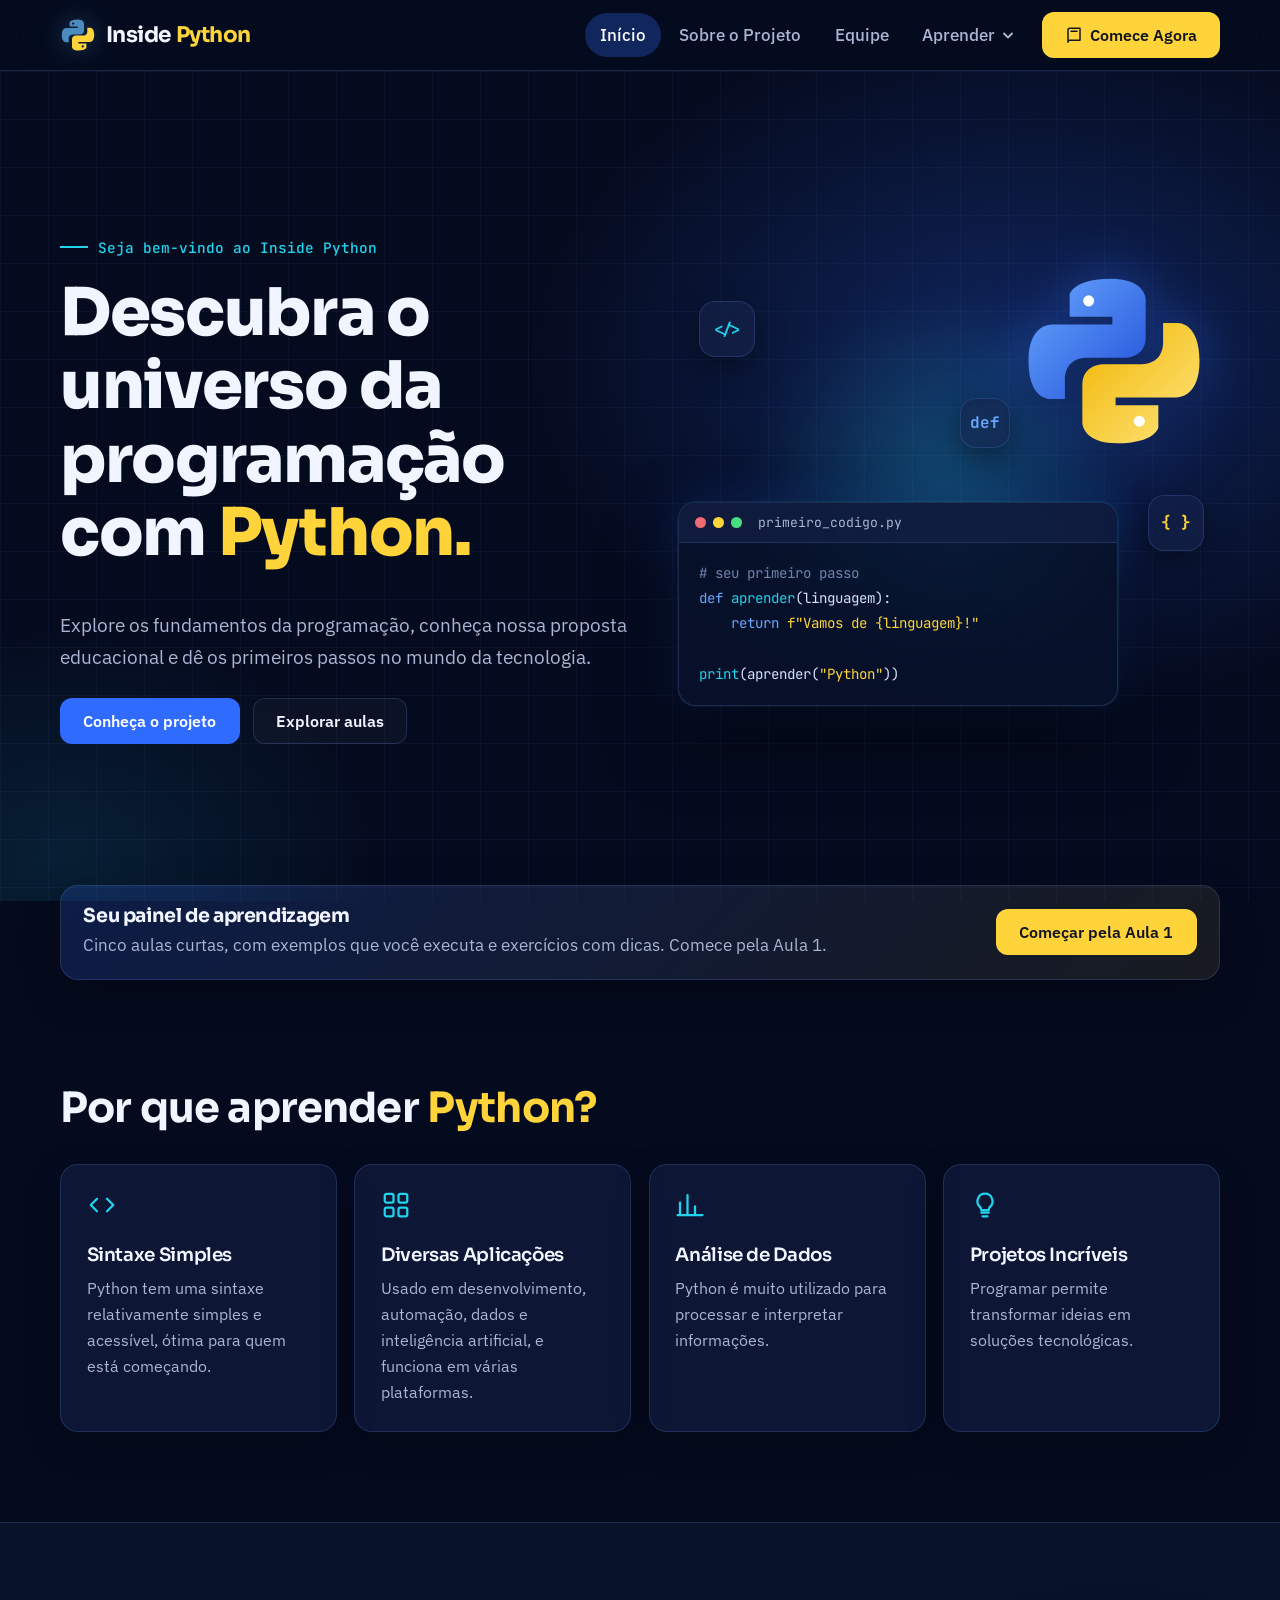
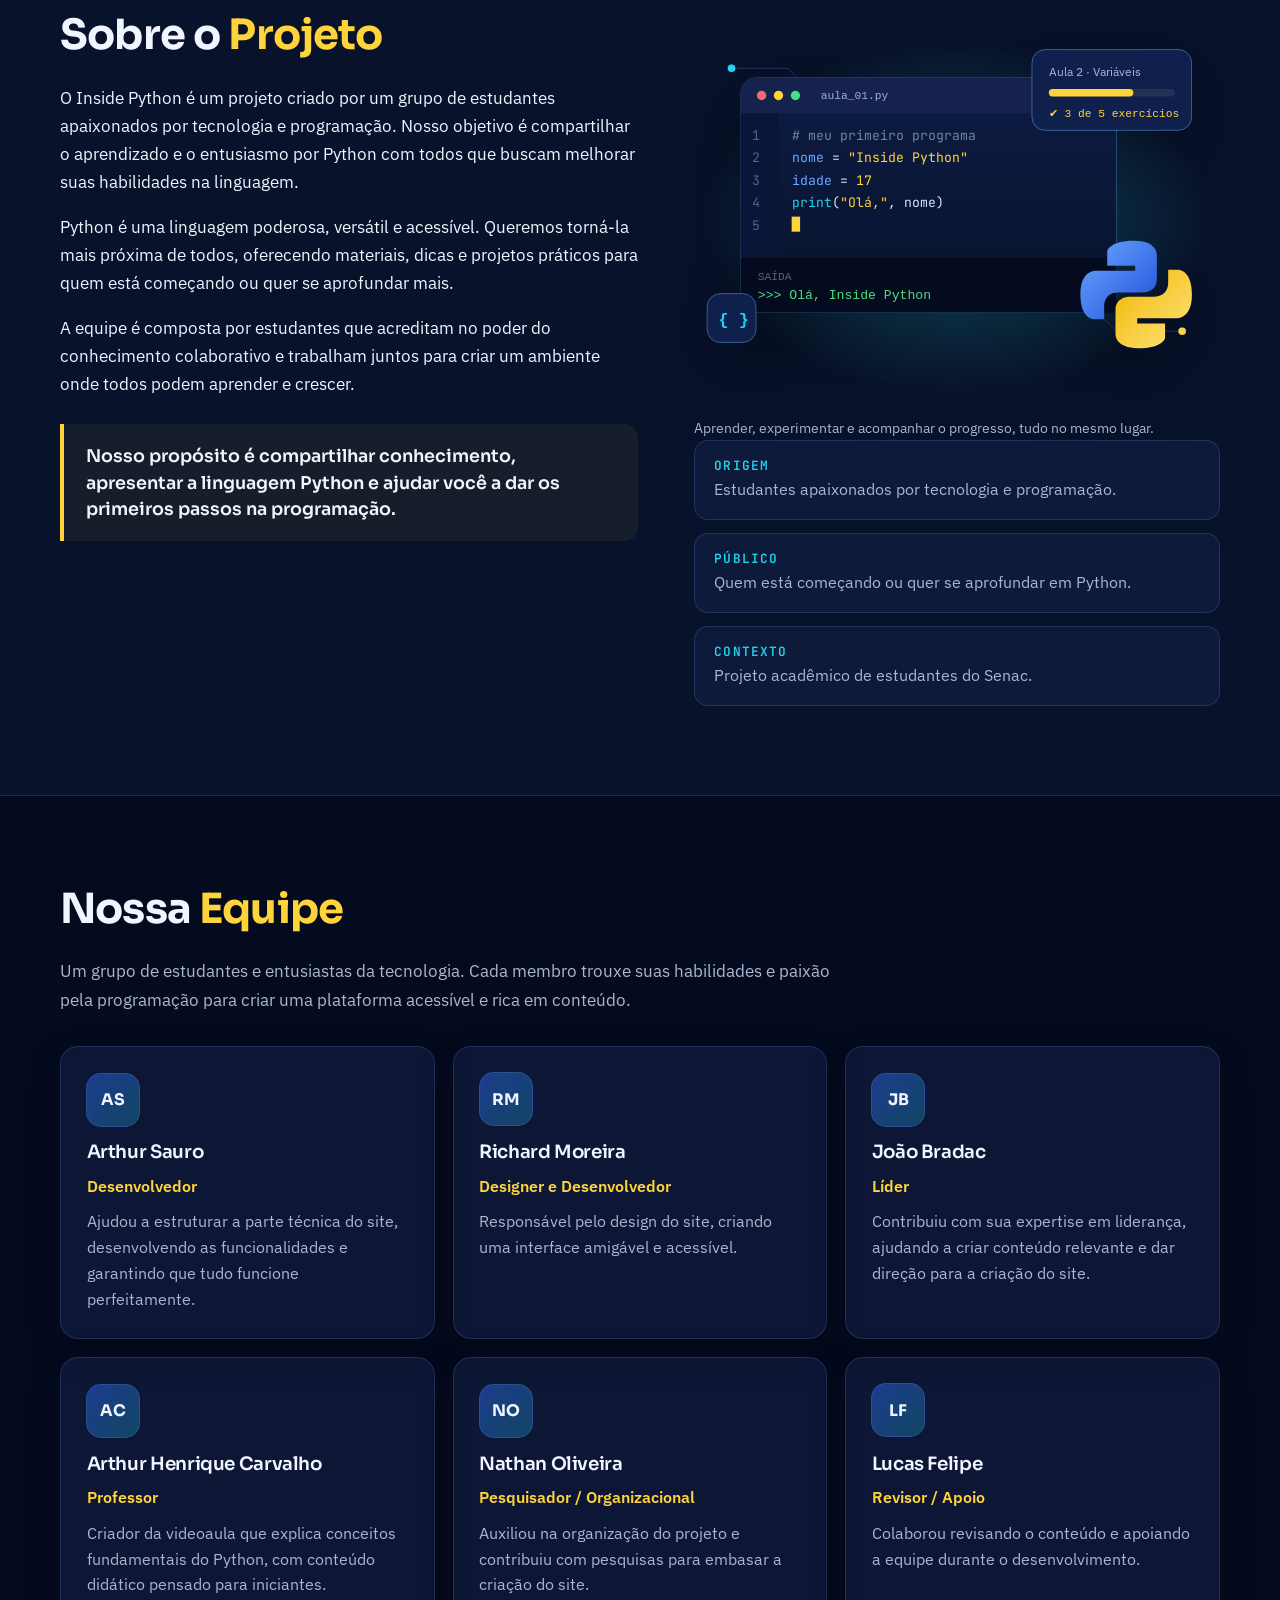
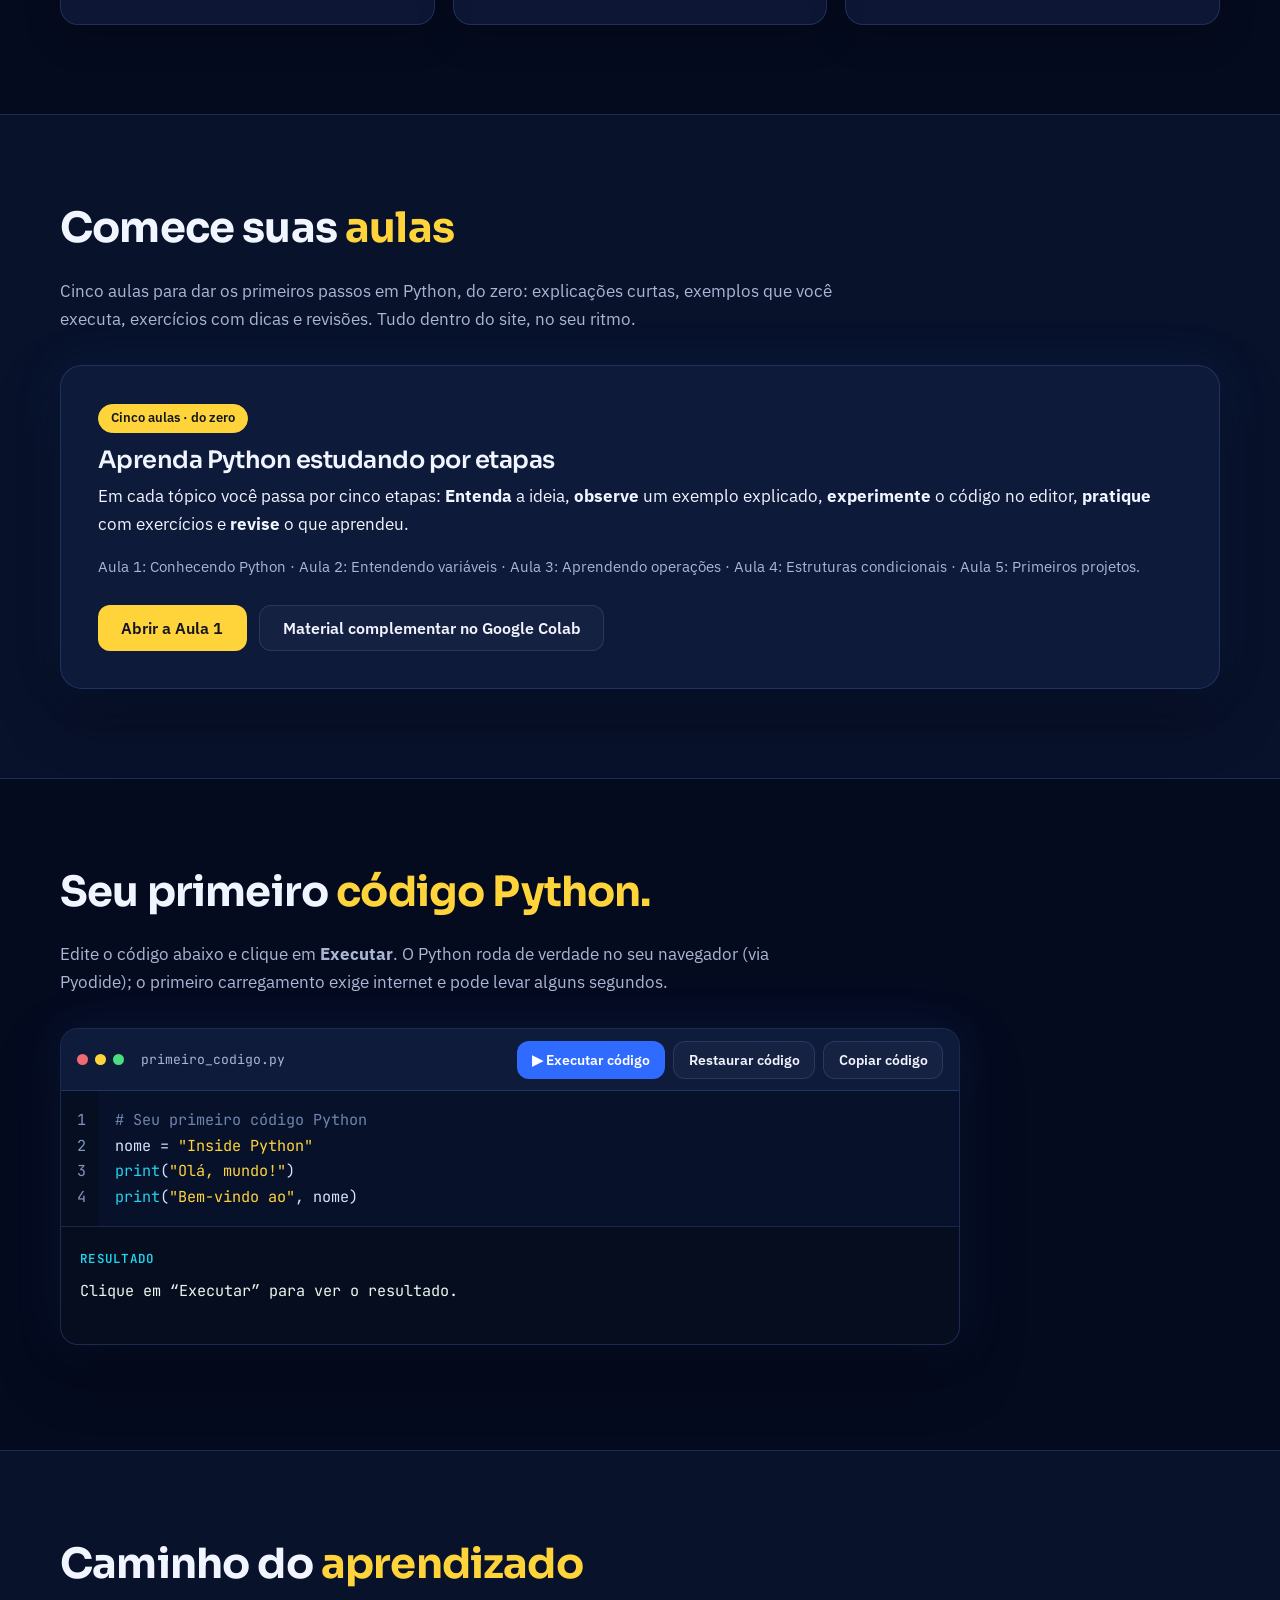
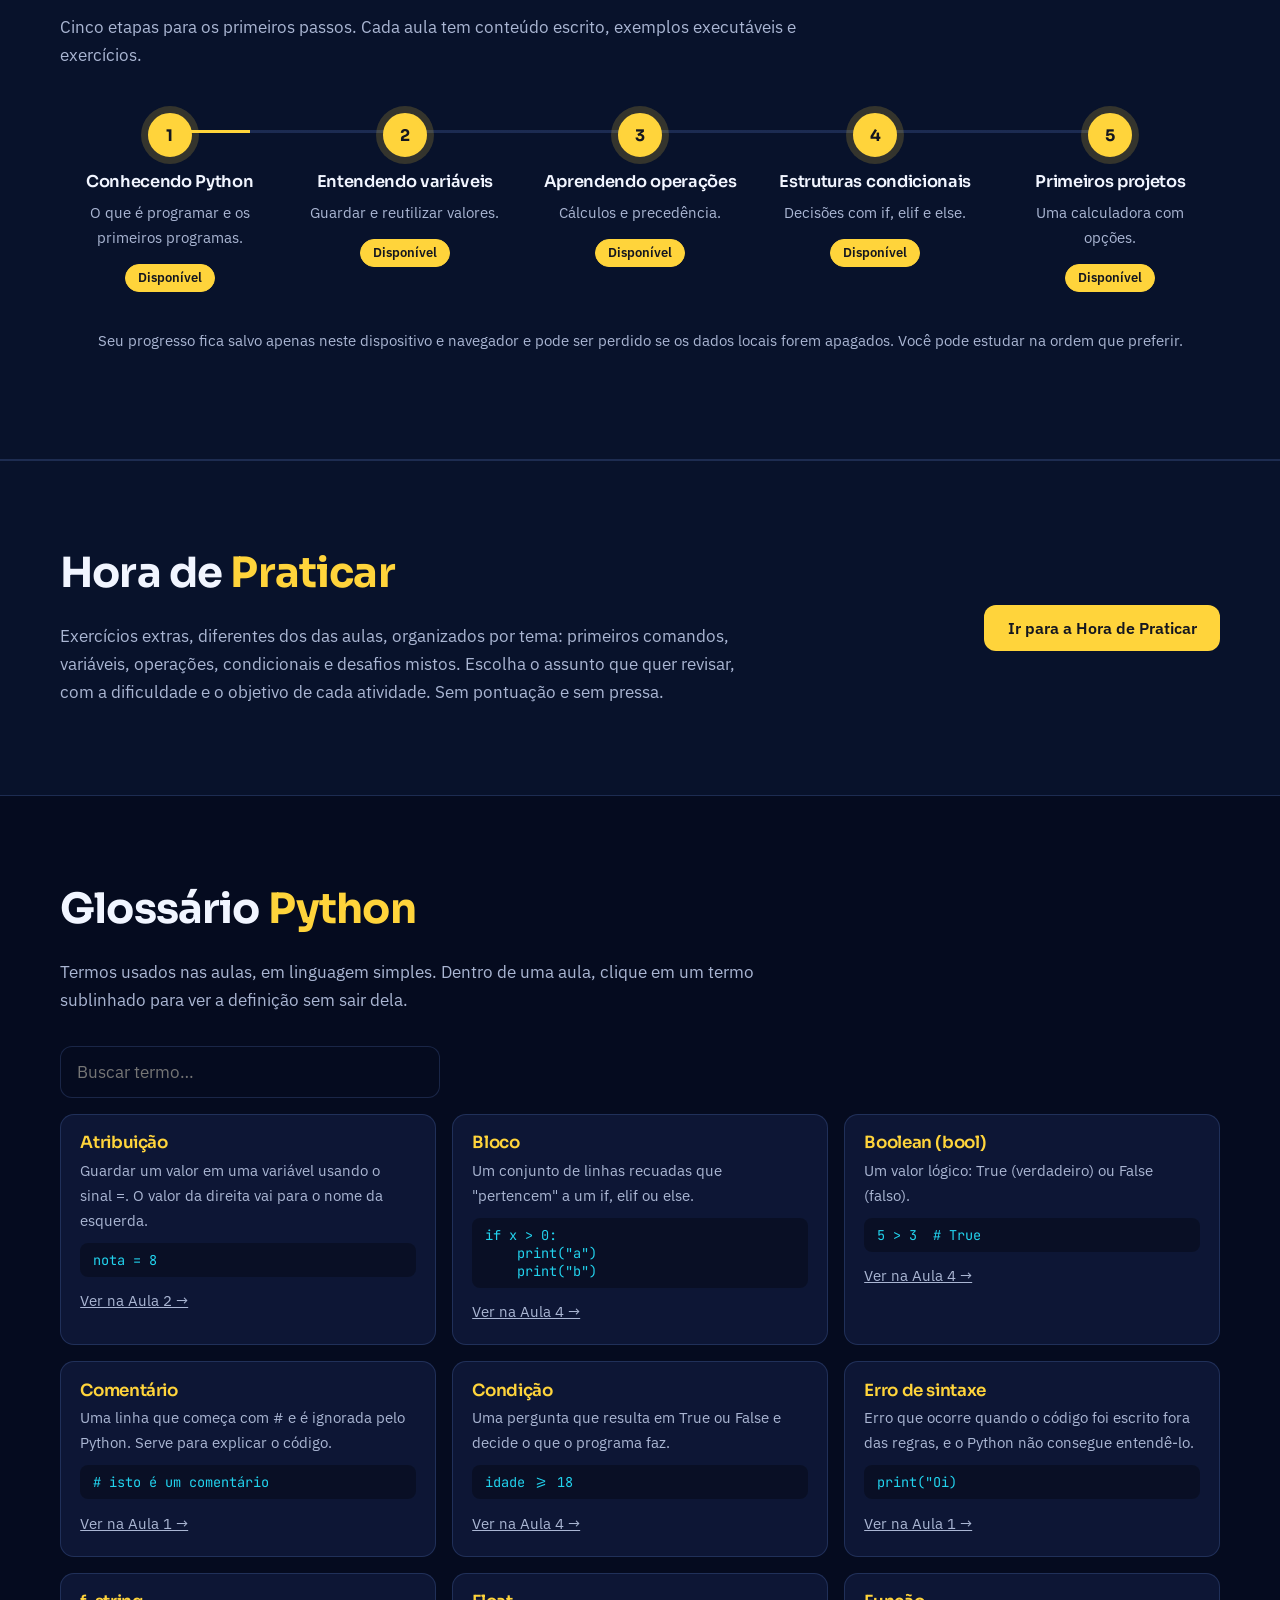
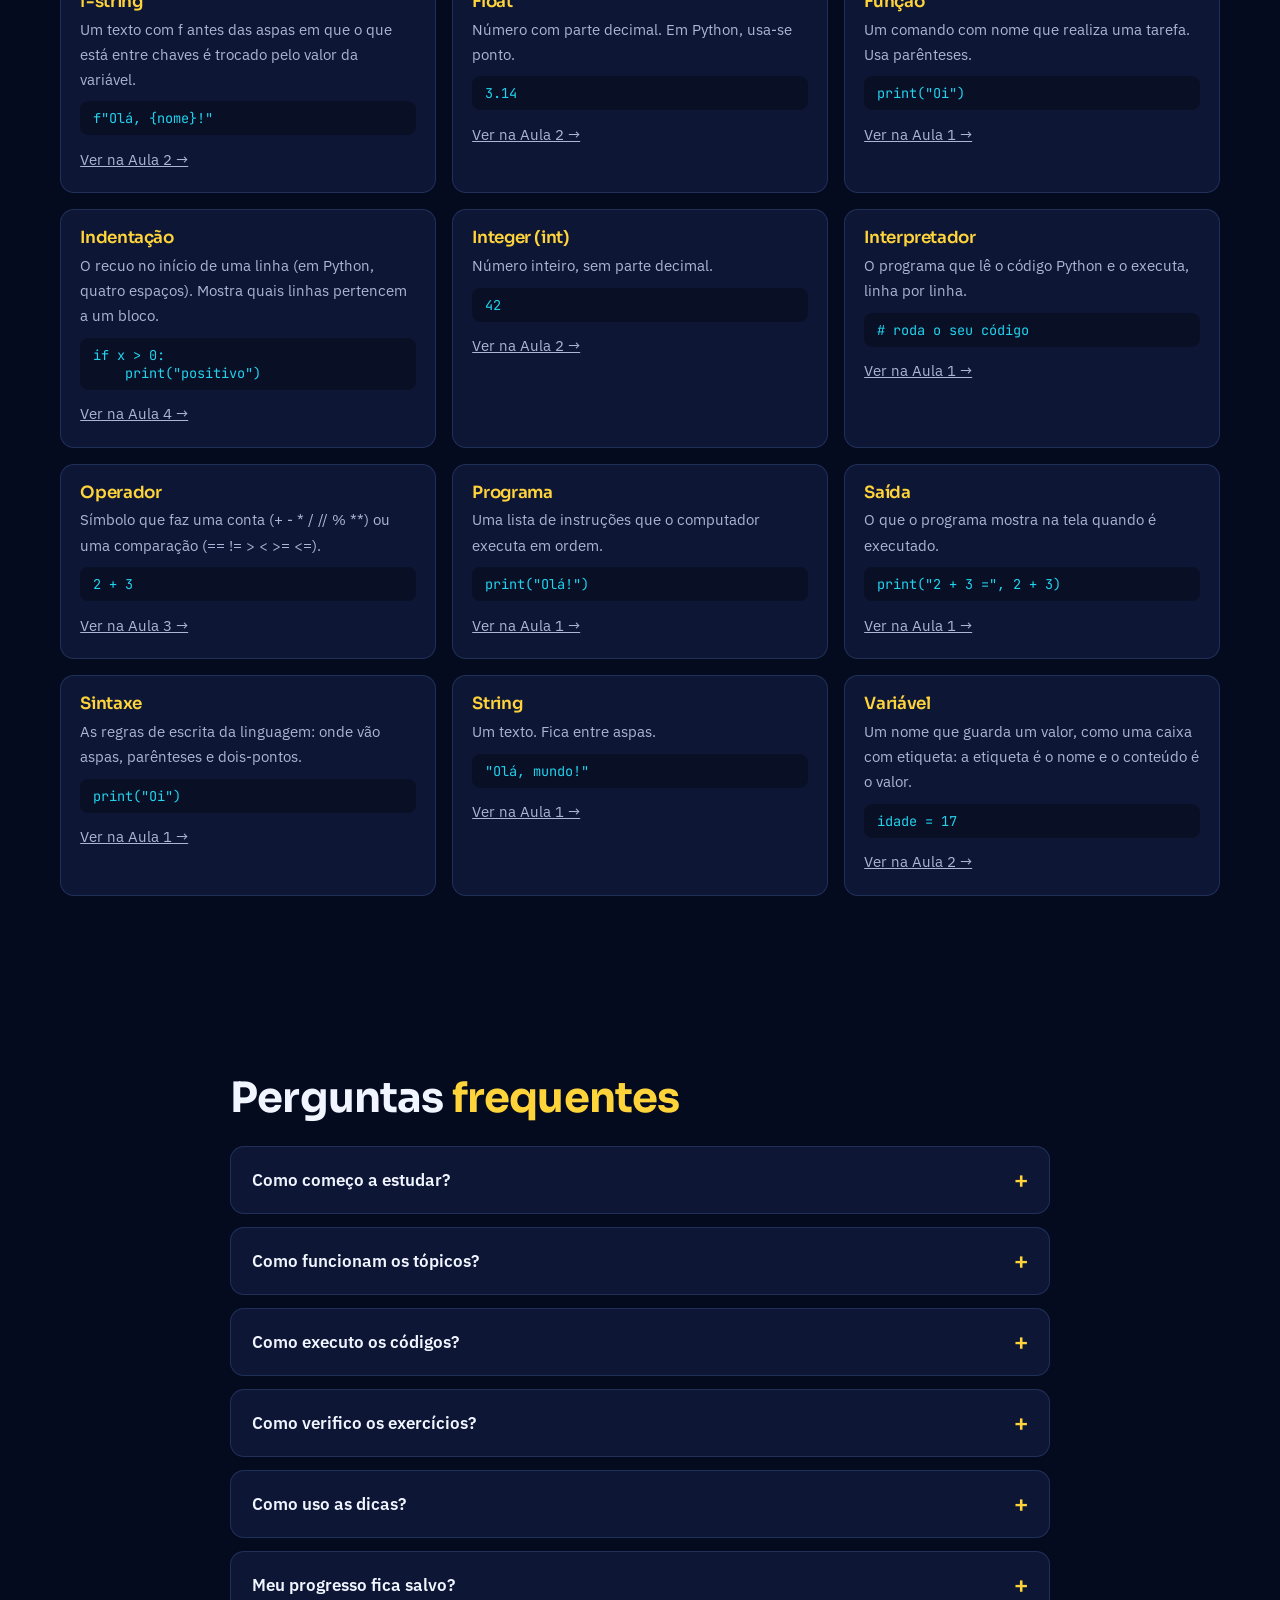
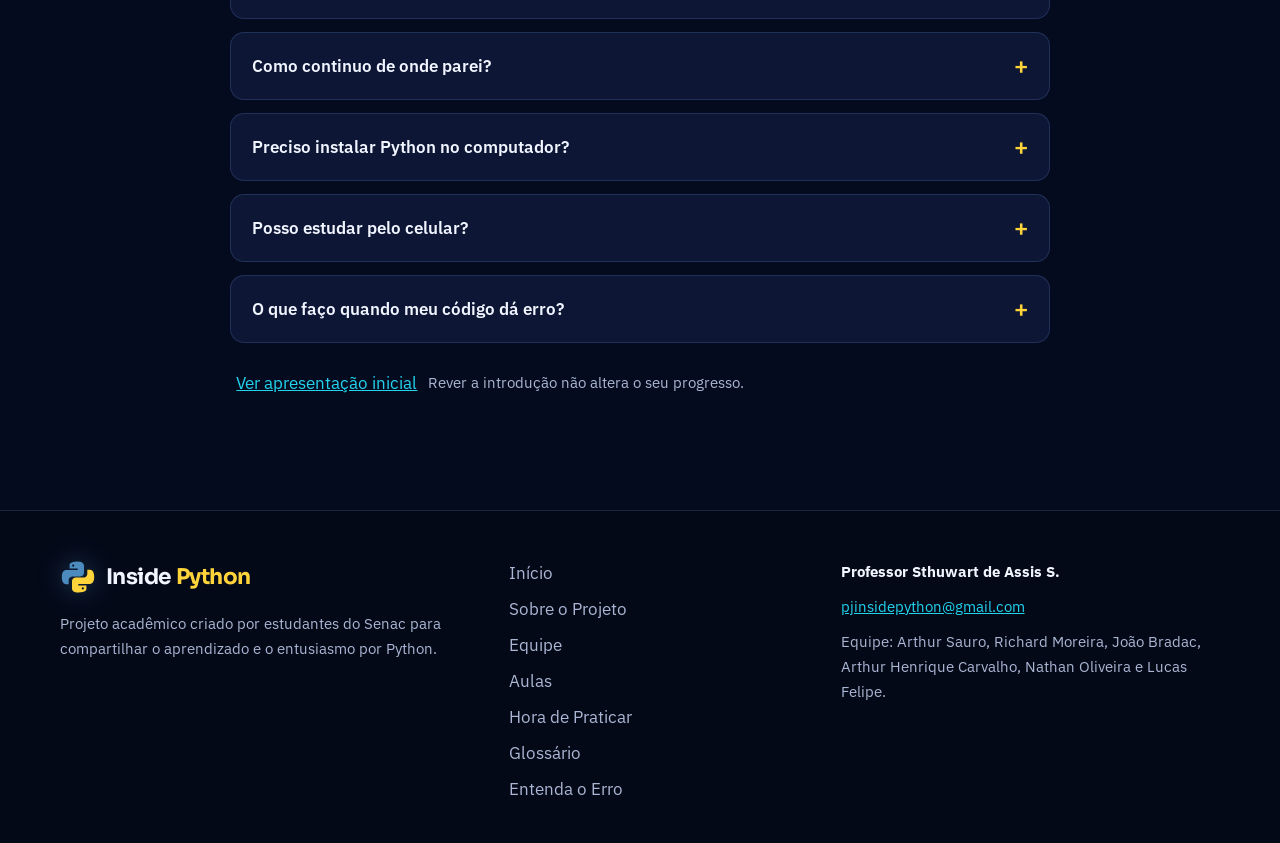
<file: index.html>
<!DOCTYPE html>
<html lang="pt-BR">
<head>
<meta charset="UTF-8">
<meta name="viewport" content="width=device-width, initial-scale=1, viewport-fit=cover">
<title>Inside Python – Descubra o universo da programação com Python</title>
<meta name="description" content="Inside Python: plataforma educacional criada por estudantes do Senac para quem quer dar os primeiros passos em Python.">
<meta name="theme-color" content="#050b1f">
<link rel="icon" href="images/favicon.svg" type="image/svg+xml">
<link rel="icon" href="images/favicon-32.png" sizes="32x32" type="image/png">
<link rel="apple-touch-icon" href="images/apple-touch-icon.png">
<link rel="preconnect" href="https://fonts.googleapis.com"><link rel="preconnect" href="https://fonts.gstatic.com" crossorigin>
<link href="https://fonts.googleapis.com/css2?family=IBM+Plex+Sans:wght@400;500;600&family=Sora:wght@600;700;800&family=JetBrains+Mono:wght@400;500&display=swap" rel="stylesheet">
<link rel="stylesheet" href="css/style.css">
</head>
<body>
<svg width="0" height="0" style="position:absolute" aria-hidden="true" focusable="false"><defs>
<symbol id="py" viewBox="0 0 120 120"><path fill="#4B8BBE" d="M58 8C34 8 32 18 32 18v14h27v5H22S6 35 6 60s14 24 14 24h9V72s-1-14 14-14h24s13 0 13-13V21S80 8 58 8z"/><path fill="#FFD43B" transform="rotate(180 60 60)" d="M58 8C34 8 32 18 32 18v14h27v5H22S6 35 6 60s14 24 14 24h9V72s-1-14 14-14h24s13 0 13-13V21S80 8 58 8z"/><circle cx="44" cy="22" r="3.6" fill="#050b1f"/><circle cx="76" cy="98" r="3.6" fill="#050b1f"/></symbol>
<symbol id="i-book" viewBox="0 0 24 24"><path d="M4 5.5A2.5 2.5 0 016.5 3H20v16H6.5A2.5 2.5 0 004 21.5zM4 5.5V21M8 7h8"/></symbol>
<symbol id="i-play" viewBox="0 0 24 24"><path d="M7 4.5v15l12-7.5z"/></symbol>
<symbol id="i-redo" viewBox="0 0 24 24"><path d="M20 11a8 8 0 10-2.3 5.7M20 4v7h-7"/></symbol></defs></svg>
<a class="skip" href="#conteudo">Ir para o conteúdo</a>
<div class="progress" id="progress" aria-hidden="true"></div>

<header class="nav">
  <div class="wrap nav__in">
    <a class="brand" href="#inicio" aria-label="Inside Python – início"><svg class="brand__sym" aria-hidden="true"><use href="#py"/></svg><span class="brand__t">Inside <b>Python</b></span></a>
    <button class="nav__btn" aria-expanded="false" aria-controls="menu" aria-label="Abrir menu"><span></span><span></span><span></span></button>
    <nav id="menu" class="nav__menu" aria-label="Principal">
      <a href="#inicio">Início</a><a href="#sobre">Sobre o Projeto</a><a href="#equipe">Equipe</a>
      <div class="dd" id="dd">
        <button class="dd__btn" type="button" aria-expanded="false" aria-controls="dd-list">Aprender<svg class="dd__chev" viewBox="0 0 12 12" aria-hidden="true"><path d="M2 4.5l4 4 4-4"/></svg></button>
        <ul class="dd__list" id="dd-list" hidden>
          <li><a href="#aulas">Aulas</a></li>
          <li><a href="#praticar">Hora de Praticar</a></li>
          <li><a href="#glossario">Glossário</a></li>
          <li><button type="button" data-err-open>Entenda o Erro</button></li>
        </ul>
      </div>
      <a class="btn btn--yellow nav__cta" id="cta" href="#aula-1-t7"><svg class="ico" aria-hidden="true"><use href="#i-book"/></svg><span>Comece Agora</span></a>
    </nav>
  </div>
</header>

<main id="conteudo">
<section class="hero" id="inicio">
  <div class="wrap hero__in">
    <div class="hero__txt">
      <p class="hello"><span></span>Seja bem-vindo ao Inside Python</p>
      <h1>Descubra o universo da programação com <em>Python.</em></h1>
      <p class="lead">Explore os fundamentos da programação, conheça nossa proposta educacional e dê os primeiros passos no mundo da tecnologia.</p>
      <div class="actions"><a class="btn btn--blue" href="#sobre">Conheça o projeto</a><a class="btn btn--ghost" href="#aulas">Explorar aulas</a></div>
    </div>
    <div class="stage" aria-hidden="true">
      <div class="glow"></div>
      <svg class="py" viewBox="0 0 120 120"><defs><linearGradient id="gb" x1="0" y1="0" x2="1" y2="1"><stop offset="0" stop-color="#6aa8ff"/><stop offset="1" stop-color="#1f4fd8"/></linearGradient><linearGradient id="gy" x1="0" y1="0" x2="1" y2="1"><stop offset="0" stop-color="#ffe680"/><stop offset="1" stop-color="#f0b400"/></linearGradient></defs>
        <path d="M58 8C34 8 32 18 32 18v14h27v5H22S6 35 6 60s14 24 14 24h9V72s-1-14 14-14h24s13 0 13-13V21S80 8 58 8z" fill="url(#gb)"/>
        <path d="M58 8C34 8 32 18 32 18v14h27v5H22S6 35 6 60s14 24 14 24h9V72s-1-14 14-14h24s13 0 13-13V21S80 8 58 8z" fill="url(#gy)" transform="rotate(180 60 60)"/>
        <circle cx="44" cy="22" r="3.5" fill="#fff"/><circle cx="76" cy="98" r="3.5" fill="#fff"/></svg>
      <div class="win">
        <div class="win__bar"><i></i><i></i><i></i><span>primeiro_codigo.py</span></div>
        <pre><span class="c"># seu primeiro passo</span>
<span class="k">def</span> <span class="f">aprender</span>(linguagem):
    <span class="k">return</span> <span class="s">f"Vamos de {linguagem}!"</span>

<span class="f">print</span>(aprender(<span class="s">"Python"</span>))</pre>
      </div>
      <span class="chip chip--a">&lt;/&gt;</span><span class="chip chip--b">{ }</span><span class="chip chip--c">def</span>
    </div>
  </div>
</section>

<section class="panel-sec" id="painel" aria-label="Painel de aprendizagem"><div class="wrap" id="painel-in"></div></section>

<section class="sec" id="porque">
  <div class="wrap">
    <h2 class="rv">Por que aprender <em>Python?</em></h2>
    <div class="grid4">
      <article class="card rv"><svg viewBox="0 0 24 24"><path d="M8 7l-5 5 5 5M16 7l5 5-5 5"/></svg><h3>Sintaxe Simples</h3><p>Python tem uma sintaxe relativamente simples e acessível, ótima para quem está começando.</p></article>
      <article class="card rv"><svg viewBox="0 0 24 24"><rect x="3" y="3" width="7" height="7" rx="1.5"/><rect x="14" y="3" width="7" height="7" rx="1.5"/><rect x="3" y="14" width="7" height="7" rx="1.5"/><rect x="14" y="14" width="7" height="7" rx="1.5"/></svg><h3>Diversas Aplicações</h3><p>Usado em desenvolvimento, automação, dados e inteligência artificial, e funciona em várias plataformas.</p></article>
      <article class="card rv"><svg viewBox="0 0 24 24"><path d="M4 20V10M10 20V4M16 20v-7M22 20H2"/></svg><h3>Análise de Dados</h3><p>Python é muito utilizado para processar e interpretar informações.</p></article>
      <article class="card rv"><svg viewBox="0 0 24 24"><path d="M9 18h6M10 21h4M12 3a6 6 0 00-4 10.5c.7.7 1 1.5 1 2.5h6c0-1 .3-1.8 1-2.5A6 6 0 0012 3z"/></svg><h3>Projetos Incríveis</h3><p>Programar permite transformar ideias em soluções tecnológicas.</p></article>
    </div>
  </div>
</section>

<section class="sec sec--alt" id="sobre">
  <div class="wrap about">
    <div>
      <h2 class="rv">Sobre o <em>Projeto</em></h2>
      <p class="rv">O Inside Python é um projeto criado por um grupo de estudantes apaixonados por tecnologia e programação. Nosso objetivo é compartilhar o aprendizado e o entusiasmo por Python com todos que buscam melhorar suas habilidades na linguagem.</p>
      <p class="rv">Python é uma linguagem poderosa, versátil e acessível. Queremos torná-la mais próxima de todos, oferecendo materiais, dicas e projetos práticos para quem está começando ou quer se aprofundar mais.</p>
      <p class="rv">A equipe é composta por estudantes que acreditam no poder do conhecimento colaborativo e trabalham juntos para criar um ambiente onde todos podem aprender e crescer.</p>
      <blockquote class="quote rv">Nosso propósito é compartilhar conhecimento, apresentar a linguagem Python e ajudar você a dar os primeiros passos na programação.</blockquote>
    </div>
    <div class="side rv">
      <figure class="art">
        <svg viewBox="0 0 560 420" role="img" aria-labelledby="art-t art-d" xmlns="http://www.w3.org/2000/svg"><title id="art-t">Ambiente de programação Python</title><desc id="art-d">Ilustração de um editor de código com um programa em Python, o resultado na tela e um cartão de progresso de aula.</desc>
          <defs><linearGradient id="ab" x1="0" y1="0" x2="1" y2="1"><stop offset="0" stop-color="#6aa8ff"/><stop offset="1" stop-color="#1f4fd8"/></linearGradient><linearGradient id="ay" x1="0" y1="0" x2="1" y2="1"><stop offset="0" stop-color="#ffe680"/><stop offset="1" stop-color="#f0b400"/></linearGradient><linearGradient id="aw" x1="0" y1="0" x2="0" y2="1"><stop offset="0" stop-color="#0d1c44"/><stop offset="1" stop-color="#08122b"/></linearGradient><radialGradient id="ag" cx=".5" cy=".5" r=".5"><stop offset="0" stop-color="#22d3ee" stop-opacity=".35"/><stop offset="1" stop-color="#22d3ee" stop-opacity="0"/></radialGradient></defs>
          <ellipse cx="280" cy="220" rx="270" ry="190" fill="url(#ag)"/>
          <g stroke="#6aa8ff" stroke-opacity=".25" fill="none"><path d="M40 60h60l24 24M520 340h-70l-24-24"/><circle cx="40" cy="60" r="4" fill="#22d3ee"/><circle cx="520" cy="340" r="4" fill="#ffd43b"/></g>
          <g class="a-win"><rect x="50" y="70" width="400" height="250" rx="16" fill="url(#aw)" stroke="#6aa8ff" stroke-opacity=".35"/>
            <path d="M50 86a16 16 0 0116-16h368a16 16 0 0116 16v22H50z" fill="#14224d"/><circle cx="72" cy="89" r="5" fill="#ef6b73"/><circle cx="90" cy="89" r="5" fill="#ffd43b"/><circle cx="108" cy="89" r="5" fill="#4ade80"/><text x="135" y="93" fill="#9fb0d3" font-family="monospace" font-size="12">aula_01.py</text>
            <rect x="50" y="108" width="40" height="150" fill="#0a1637"/>
            <g font-family="JetBrains Mono,monospace" font-size="14"><g fill="#546390"><text x="62" y="136">1</text><text x="62" y="160">2</text><text x="62" y="184">3</text><text x="62" y="208">4</text><text x="62" y="232">5</text></g>
              <text x="104" y="136" fill="#6f84ad"># meu primeiro programa</text>
              <text x="104" y="160"><tspan fill="#6aa8ff">nome</tspan><tspan fill="#d6e2ff"> = </tspan><tspan fill="#ffd43b">"Inside Python"</tspan></text>
              <text x="104" y="184"><tspan fill="#6aa8ff">idade</tspan><tspan fill="#d6e2ff"> = </tspan><tspan fill="#ffd43b">17</tspan></text>
              <text x="104" y="208"><tspan fill="#22d3ee">print</tspan><tspan fill="#d6e2ff">(</tspan><tspan fill="#ffd43b">"Olá,"</tspan><tspan fill="#d6e2ff">, nome)</tspan></text>
              <rect class="a-caret" x="104" y="218" width="9" height="16" fill="#ffd43b"/></g>
            <rect x="50" y="262" width="400" height="58" rx="0" fill="#050b1f"/><path d="M50 304a16 16 0 0016 16h368a16 16 0 0016-16v16H50z" fill="#050b1f"/>
            <text x="68" y="285" fill="#546390" font-family="monospace" font-size="12">SAÍDA</text><text x="68" y="306" fill="#4ade80" font-family="monospace" font-size="14">&gt;&gt;&gt; Olá, Inside Python</text></g>
          <g class="a-card"><rect x="360" y="40" width="170" height="86" rx="14" fill="#10204d" stroke="#6aa8ff" stroke-opacity=".5"/><text x="378" y="68" fill="#aab6d3" font-family="IBM Plex Sans,sans-serif" font-size="13">Aula 2 · Variáveis</text><rect x="378" y="82" width="134" height="8" rx="4" fill="#233252"/><rect class="a-bar" x="378" y="82" width="90" height="8" rx="4" fill="#ffd43b"/><text x="378" y="112" fill="#ffd43b" font-family="monospace" font-size="12">✔ 3 de 5 exercícios</text></g>
          <g class="a-py"><path d="M58 8C34 8 32 18 32 18v14h27v5H22S6 35 6 60s14 24 14 24h9V72s-1-14 14-14h24s13 0 13-13V21S80 8 58 8z" fill="url(#ab)" transform="translate(405 235) scale(1.1)"/><path d="M58 8C34 8 32 18 32 18v14h27v5H22S6 35 6 60s14 24 14 24h9V72s-1-14 14-14h24s13 0 13-13V21S80 8 58 8z" fill="url(#ay)" transform="translate(405 235) scale(1.1) rotate(180 60 60)"/></g>
          <g class="a-chip" font-family="monospace" font-weight="700" font-size="18"><rect x="14" y="300" width="52" height="52" rx="14" fill="#10204d" stroke="#6aa8ff" stroke-opacity=".5"/><text x="26" y="333" fill="#22d3ee">{ }</text></g>
        </svg>
        <figcaption>Aprender, experimentar e acompanhar o progresso, tudo no mesmo lugar.</figcaption></figure>
      <ul class="facts">
        <li><b>Origem</b> Estudantes apaixonados por tecnologia e programação.</li>
        <li><b>Público</b> Quem está começando ou quer se aprofundar em Python.</li>
        <li><b>Contexto</b> Projeto acadêmico de estudantes do Senac.</li>
      </ul>
    </div>
  </div>
</section>

<section class="sec" id="equipe">
  <div class="wrap">
    <h2 class="rv">Nossa <em>Equipe</em></h2>
    <p class="sub rv">Um grupo de estudantes e entusiastas da tecnologia. Cada membro trouxe suas habilidades e paixão pela programação para criar uma plataforma acessível e rica em conteúdo.</p>
    <div class="team">
      <article class="card rv"><span class="av" aria-hidden="true">AS</span><h3>Arthur Sauro</h3><p class="role">Desenvolvedor</p><p>Ajudou a estruturar a parte técnica do site, desenvolvendo as funcionalidades e garantindo que tudo funcione perfeitamente.</p></article>
      <article class="card rv"><span class="av" aria-hidden="true">RM</span><h3>Richard Moreira</h3><p class="role">Designer e Desenvolvedor</p><p>Responsável pelo design do site, criando uma interface amigável e acessível.</p></article>
      <article class="card rv"><span class="av" aria-hidden="true">JB</span><h3>João Bradac</h3><p class="role">Líder</p><p>Contribuiu com sua expertise em liderança, ajudando a criar conteúdo relevante e dar direção para a criação do site.</p></article>
      <article class="card rv"><span class="av" aria-hidden="true">AC</span><h3>Arthur Henrique Carvalho</h3><p class="role">Professor</p><p>Criador da videoaula que explica conceitos fundamentais do Python, com conteúdo didático pensado para iniciantes.</p></article>
      <article class="card rv"><span class="av" aria-hidden="true">NO</span><h3>Nathan Oliveira</h3><p class="role">Pesquisador / Organizacional</p><p>Auxiliou na organização do projeto e contribuiu com pesquisas para embasar a criação do site.</p></article>
      <article class="card rv"><span class="av" aria-hidden="true">LF</span><h3>Lucas Felipe</h3><p class="role">Revisor / Apoio</p><p>Colaborou revisando o conteúdo e apoiando a equipe durante o desenvolvimento.</p></article>
    </div>
  </div>
</section>

<section class="sec sec--alt" id="aulas">
  <div class="wrap">
    <h2 class="rv">Comece suas <em>aulas</em></h2>
    <p class="sub rv">Cinco aulas para dar os primeiros passos em Python, do zero: explicações curtas, exemplos que você executa, exercícios com dicas e revisões. Tudo dentro do site, no seu ritmo.</p>
    <article class="lesson rv">
      <div class="lesson__body">
        <span class="tag tag--on">Cinco aulas · do zero</span>
        <h3>Aprenda Python estudando por etapas</h3>
        <p>Em cada tópico você passa por cinco etapas: <b>Entenda</b> a ideia, <b>observe</b> um exemplo explicado, <b>experimente</b> o código no editor, <b>pratique</b> com exercícios e <b>revise</b> o que aprendeu.</p>
        <p class="small">Aula 1: Conhecendo Python · Aula 2: Entendendo variáveis · Aula 3: Aprendendo operações · Aula 4: Estruturas condicionais · Aula 5: Primeiros projetos.</p>
        <div class="actions">
          <a class="btn btn--yellow" href="#aula-1-t7">Abrir a Aula 1</a>
          <a class="btn btn--ghost" href="https://colab.research.google.com/drive/1t9mxslkMAQFUQeJvBIo8rGVgaEMYfYWJ" target="_blank" rel="noopener noreferrer">Material complementar no Google Colab<span class="sr"> (abre em nova aba)</span></a>
        </div>
      </div>
    </article>
  </div>
</section>

<section class="sec" id="pratique">
  <div class="wrap">
    <h2 class="rv">Seu primeiro <em>código Python.</em></h2>
    <p class="sub rv">Edite o código abaixo e clique em <b>Executar</b>. O Python roda de verdade no seu navegador (via Pyodide); o primeiro carregamento exige internet e pode levar alguns segundos.</p>
    <div id="home-editor" class="rv"></div>
  </div>
</section>

<section class="sec sec--alt" id="caminho">
  <div class="wrap">
    <h2 class="rv">Caminho do <em>aprendizado</em></h2>
    <p class="sub rv">Cinco etapas para os primeiros passos. Cada aula tem conteúdo escrito, exemplos executáveis e exercícios.</p>
    <ol class="path" id="path"></ol>
    <p class="priv" id="resume"></p>
  </div>
</section>

<section class="sec sec--alt" id="praticar-home">
  <div class="wrap pract">
    <div><h2 class="rv">Hora de <em>Praticar</em></h2><p class="sub rv">Exercícios extras, diferentes dos das aulas, organizados por tema: primeiros comandos, variáveis, operações, condicionais e desafios mistos. Escolha o assunto que quer revisar, com a dificuldade e o objetivo de cada atividade. Sem pontuação e sem pressa.</p></div>
    <a class="btn btn--yellow rv" href="#praticar">Ir para a Hora de Praticar</a>
  </div>
</section>

<section class="sec" id="glossario">
  <div class="wrap">
    <h2 class="rv">Glossário <em>Python</em></h2>
    <p class="sub rv">Termos usados nas aulas, em linguagem simples. Dentro de uma aula, clique em um termo sublinhado para ver a definição sem sair dela.</p>
    <label class="gsearch"><span class="sr">Buscar termo no glossário</span><input id="gq-home" type="search" placeholder="Buscar termo…" autocomplete="off"></label>
    <div class="gloss" id="gloss-home"></div>
  </div>
</section>

<section class="sec" id="faq">
  <div class="wrap faq">
    <h2 class="rv">Perguntas <em>frequentes</em></h2>
    <details class="rv"><summary>Como começo a estudar?</summary><p>Clique em “Comece Agora” (ou “Começar pela Aula 1”). Na primeira vez, uma apresentação rápida mostra como a plataforma funciona, e você pode pulá-la. Depois você entra na Aula 1, no primeiro tópico. Não há cadastro nem login.</p></details>
    <details class="rv"><summary>Como funcionam os tópicos?</summary><p>Cada tópico tem cinco etapas curtas: Entenda (a ideia, em linguagem simples), Observe (um exemplo explicado linha por linha), Experimente (você altera e executa o código), Pratique (exercícios do tópico) e Revise (um resumo e uma pergunta rápida). No Estudo Guiado você vê uma etapa por vez; na Navegação Livre, todas as etapas do tópico aparecem juntas. Nada fica bloqueado: você pode ir e voltar.</p></details>
    <details class="rv"><summary>Como executo os códigos?</summary><p>Nas etapas Experimente e Pratique há um editor. O botão “Executar código” roda o programa de verdade, com Python no seu navegador (via Pyodide), e mostra o resultado. Na primeira execução, o site baixa o interpretador, então é preciso internet e pode levar alguns segundos. Programas que passam de 8 segundos são interrompidos.</p></details>
    <details class="rv"><summary>Como verifico os exercícios?</summary><p>“Executar” só roda o seu programa. “Verificar resposta” testa se ele resolve o exercício: o site executa o seu código com valores diferentes e confere o comportamento, então soluções diferentes podem estar certas. O retorno diz se há erro de sintaxe, erro durante a execução, resultado diferente do esperado, resposta incompleta ou resposta correta. A verificação confere o resultado, não o jeito de pensar.</p></details>
    <details class="rv"><summary>Como uso as dicas?</summary><p>Cada exercício tem até três dicas, que aparecem uma de cada vez: primeiro uma lembrança do conceito, depois uma estratégia e, por fim, a estrutura da solução com lacunas. A solução completa só pode ser vista depois de você tentar verificar a resposta, e vem com uma explicação.</p></details>
    <details class="rv"><summary>Meu progresso fica salvo?</summary><p>Sim, mas apenas neste navegador e neste aparelho, sem cadastro. Se você limpar os dados do navegador, usar outro aparelho ou uma aba anônima, ele não será encontrado: não há sincronização entre dispositivos. O progresso serve de orientação e não bloqueia nenhuma aula.</p></details>
    <details class="rv"><summary>Como continuo de onde parei?</summary><p>Quando você tem progresso, o botão amarelo do menu vira “Continuar Estudando” e leva direto ao ponto pendente mais recente. O painel de aprendizagem, logo abaixo do início da página, mostra a aula atual, o último tópico e a próxima atividade. Só são marcados como concluídos os tópicos que você conclui e os exercícios que você acerta: abrir um conteúdo não conta.</p></details>
    <details class="rv"><summary>Preciso instalar Python no computador?</summary><p>Não. Tudo roda dentro do site. Instalar o Python só será necessário mais adiante, quando você quiser criar programas fora daqui.</p></details>
    <details class="rv"><summary>Posso estudar pelo celular?</summary><p>Pode. O menu das aulas fica recolhido, os exercícios aparecem em uma coluna e os botões têm tamanho confortável. Digitar código no celular é mais lento; para os exercícios maiores, computador ou tablet costumam ser mais confortáveis.</p></details>
    <details class="rv"><summary>O que faço quando meu código dá erro?</summary><p>Respire: errar faz parte. Leia a mensagem, que costuma dizer o tipo do erro e a linha. Clique em “Entenda este erro” para ver o que ele significa, um exemplo errado e um corrigido. Se ainda assim travar, use as dicas do exercício, uma de cada vez, e tente de novo.</p></details>
    <p class="faq-help"><button class="linkbtn" type="button" data-welcome-open>Ver apresentação inicial</button><span class="small"> Rever a introdução não altera o seu progresso.</span></p>
  </div>
</section>
</main>
<main id="lesson" hidden aria-label="Ambiente de aulas"></main>

<footer class="foot">
  <div class="wrap foot__in">
    <div><a class="brand" href="#inicio" aria-label="Inside Python – início"><svg class="brand__sym" aria-hidden="true"><use href="#py"/></svg><span class="brand__t">Inside <b>Python</b></span></a>
      <p>Projeto acadêmico criado por estudantes do Senac para compartilhar o aprendizado e o entusiasmo por Python.</p></div>
    <nav aria-label="Rodapé"><a href="#inicio">Início</a><a href="#sobre">Sobre o Projeto</a><a href="#equipe">Equipe</a><a href="#aulas">Aulas</a><a href="#praticar">Hora de Praticar</a><a href="#glossario">Glossário</a><a href="#" data-err-open>Entenda o Erro</a></nav>
    <div><p><strong>Professor Sthuwart de Assis S.</strong></p><p><a href="mailto:pjinsidepython@gmail.com">pjinsidepython@gmail.com</a></p>
      <p class="small">Equipe: Arthur Sauro, Richard Moreira, João Bradac, Arthur Henrique Carvalho, Nathan Oliveira e Lucas Felipe.</p></div>
  </div>
</footer>
<dialog id="welcome" class="wdlg" aria-label="Boas-vindas ao Inside Python">
  <div class="wdlg__top"><svg class="brand__sym" aria-hidden="true"><use href="#py"/></svg><p class="small" id="wcount" aria-live="polite">Etapa 1 de 3</p><button class="linkbtn" type="button" data-wskip>Pular apresentação</button></div>
  <div class="wstep"><h2 tabindex="-1">Bem-vindo ao Inside Python!</h2><p>O Inside Python foi criado por estudantes para você dar os primeiros passos na programação com Python, de forma simples, interativa e no seu ritmo.</p><p>Aqui, errar faz parte: experimente à vontade e aprenda colocando a mão no código.</p></div>
  <div class="wstep" hidden><h2 tabindex="-1">Aprenda colocando em prática</h2>
    <ol class="wlist"><li><b>Aulas curtas:</b> cada tópico tem explicação, exemplo, experimento, exercício e revisão.</li><li><b>Editor de código:</b> o Python roda de verdade no seu navegador. Altere o código e clique em “Executar código”.</li><li><b>Exercícios:</b> com dicas, uma de cada vez, se você travar.</li><li><b>Verificar resposta:</b> testa se o seu programa resolve o exercício.</li></ol>
    <svg class="wart" viewBox="0 0 320 96" aria-hidden="true"><rect x="2" y="2" width="316" height="92" rx="12" fill="#08122b" stroke="#6aa8ff" stroke-opacity=".4"/><circle cx="18" cy="16" r="4" fill="#ef6b73"/><circle cx="32" cy="16" r="4" fill="#ffd43b"/><circle cx="46" cy="16" r="4" fill="#4ade80"/><g font-family="monospace" font-size="13"><text x="18" y="46" fill="#6aa8ff">nome <tspan fill="#d6e2ff">= </tspan><tspan fill="#ffd43b">"Ana"</tspan></text><text x="18" y="68" fill="#22d3ee">print<tspan fill="#d6e2ff">(nome)</tspan></text></g><rect x="200" y="36" width="104" height="44" rx="8" fill="#050b1f"/><text x="212" y="63" font-family="monospace" font-size="13" fill="#4ade80">&gt;&gt;&gt; Ana</text></svg></div>
  <div class="wstep" hidden><h2 tabindex="-1">Tudo pronto para começar!</h2><p>O Inside Python tem cinco aulas, e você pode estudar na ordem que preferir. Seu progresso é salvo neste navegador, para você continuar de onde parou.</p><p class="small">Ele fica apenas neste aparelho e navegador: não há sincronização com outros dispositivos.</p></div>
  <div class="wdlg__bot"><span class="wdots" aria-hidden="true"><i></i><i></i><i></i></span><button class="btn btn--ghost" type="button" data-wp>Voltar</button><button class="btn btn--yellow" type="button" data-wn>Continuar</button><button class="btn btn--yellow" type="button" data-wgo hidden>Iniciar Aula 1</button></div>
</dialog>
<div id="toast" class="toast" role="status" aria-live="polite"></div>
<dialog id="gloss" class="gdlg" aria-label="Glossário Python"><div class="gdlg__bar"><h2>Glossário Python</h2><button class="btn btn--ghost btn--sm" type="button" data-x>Fechar</button></div><label class="gsearch gsearch--dlg"><span class="sr">Buscar termo no glossário</span><input id="gq" type="search" placeholder="Buscar termo…" autocomplete="off"></label><div class="gloss" id="glist"></div></dialog>
<dialog id="errs" class="gdlg" aria-label="Entenda o Erro"><div class="gdlg__bar"><h2>Entenda o Erro</h2><button class="btn btn--ghost btn--sm" type="button" data-x>Fechar</button></div><p class="gnote">Mensagens de erro não são broncas: são pistas. Veja o que cada uma significa e como corrigir.</p><div class="elist" id="elist"></div></dialog>
<script src="js/lessons.js"></script>
<script src="js/lessons2.js"></script>
<script src="js/lessons3.js"></script>
<script src="js/curriculo.js"></script>
<script src="js/outputs.js"></script>
<script src="js/editor.js"></script>
<script src="js/main.js"></script>
<script src="js/app.js"></script>
</body>
</html>
</file>
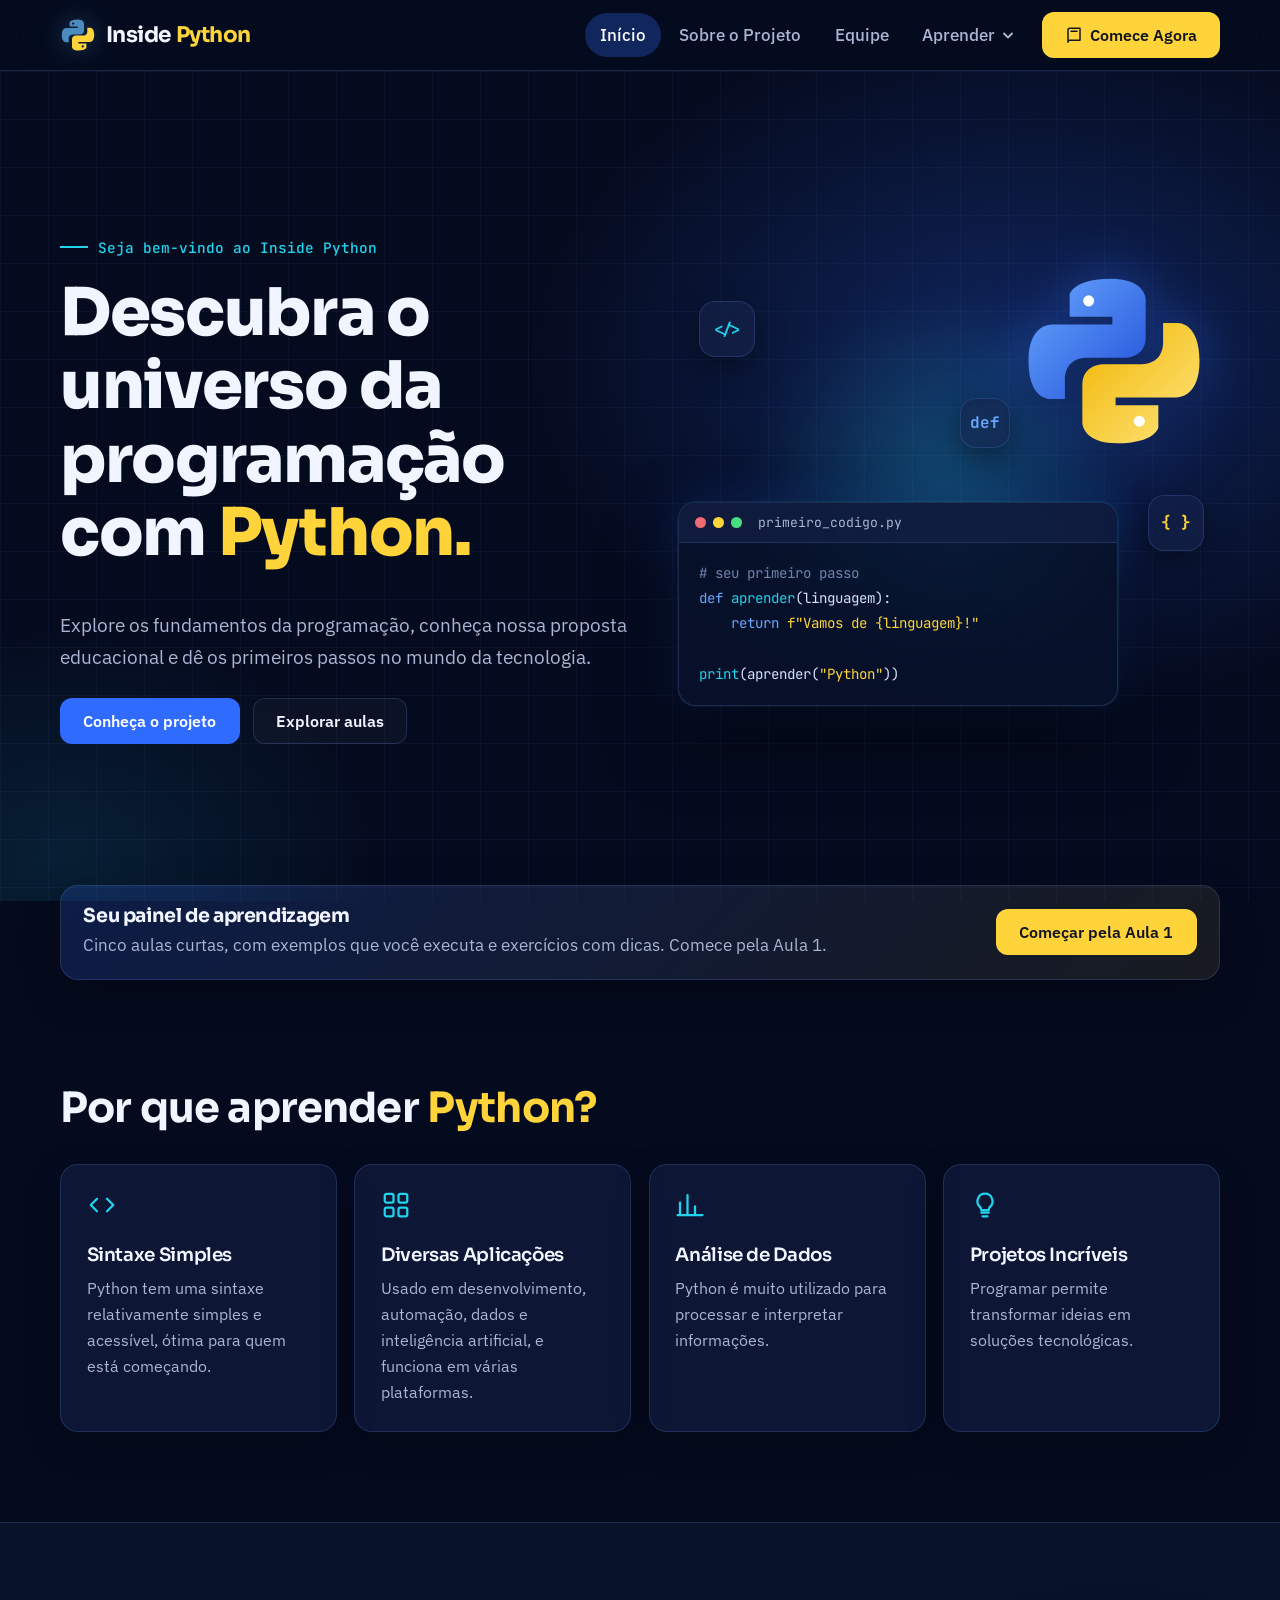
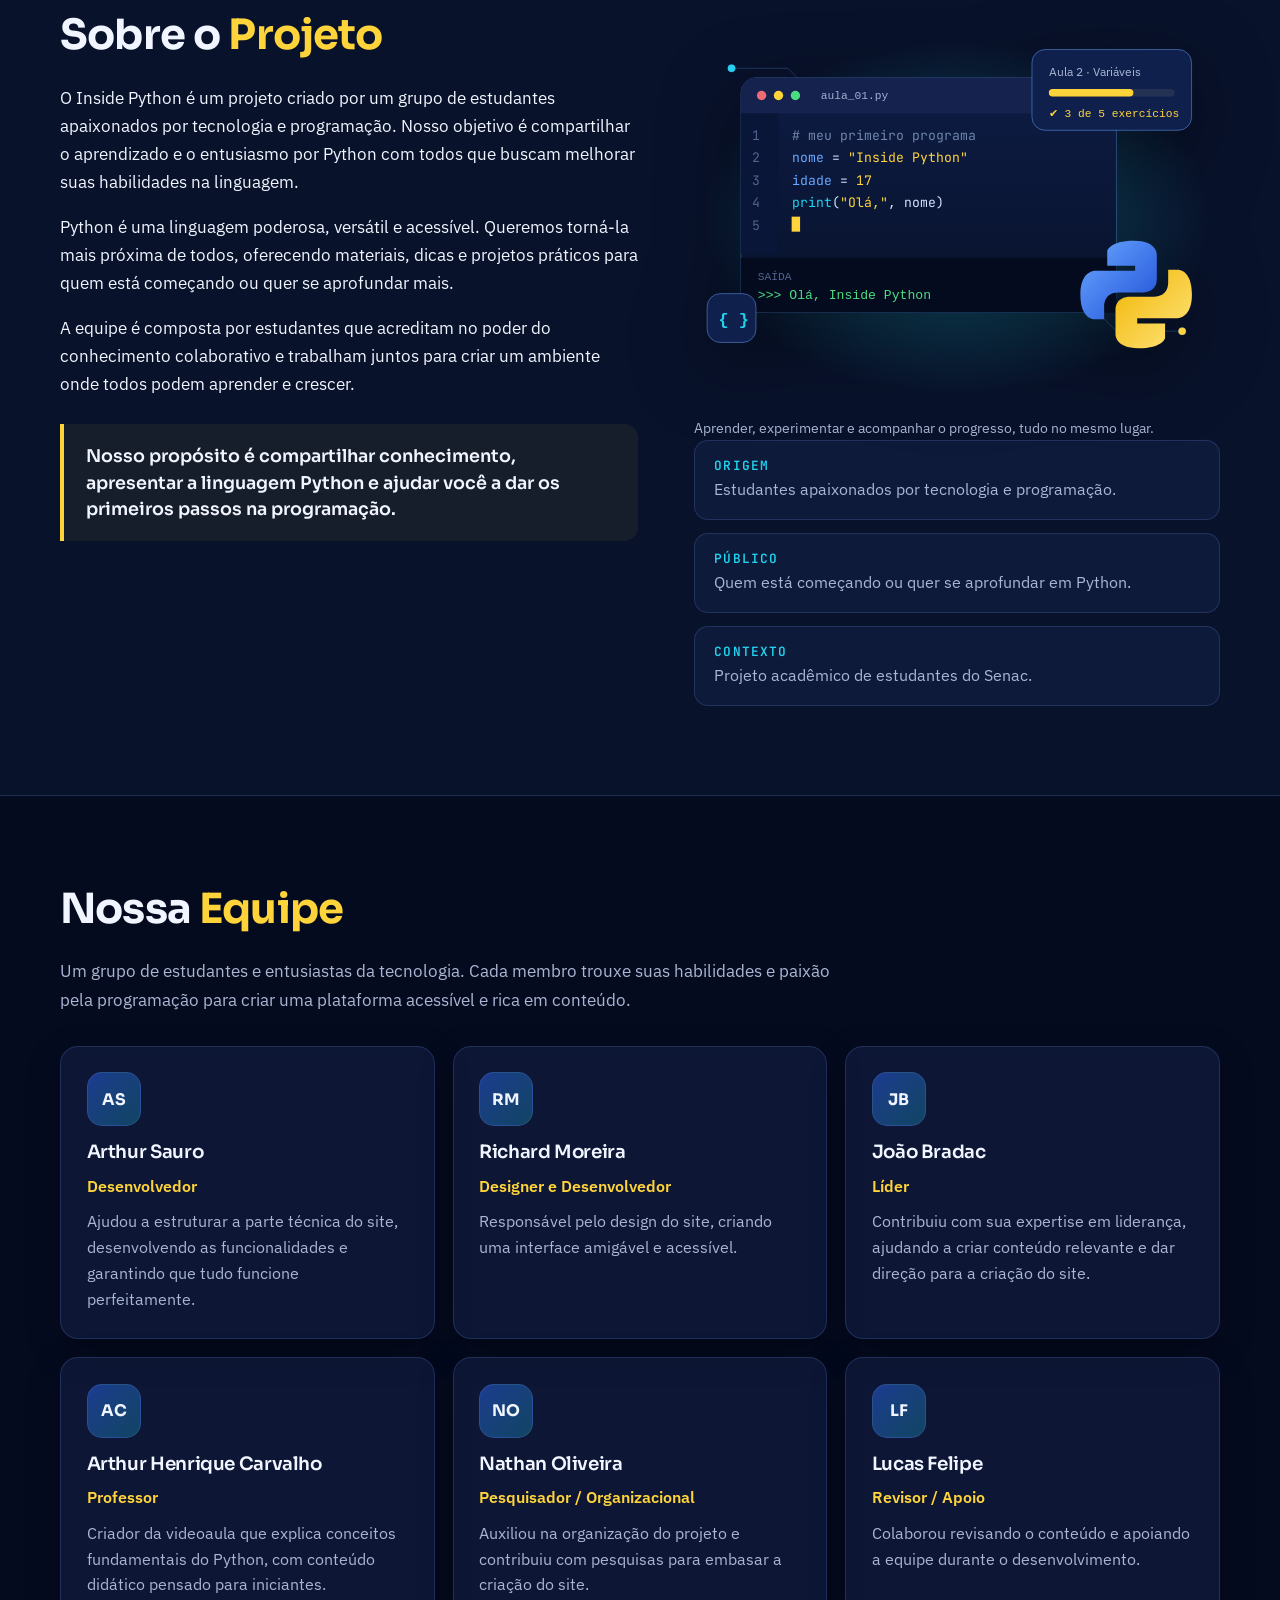
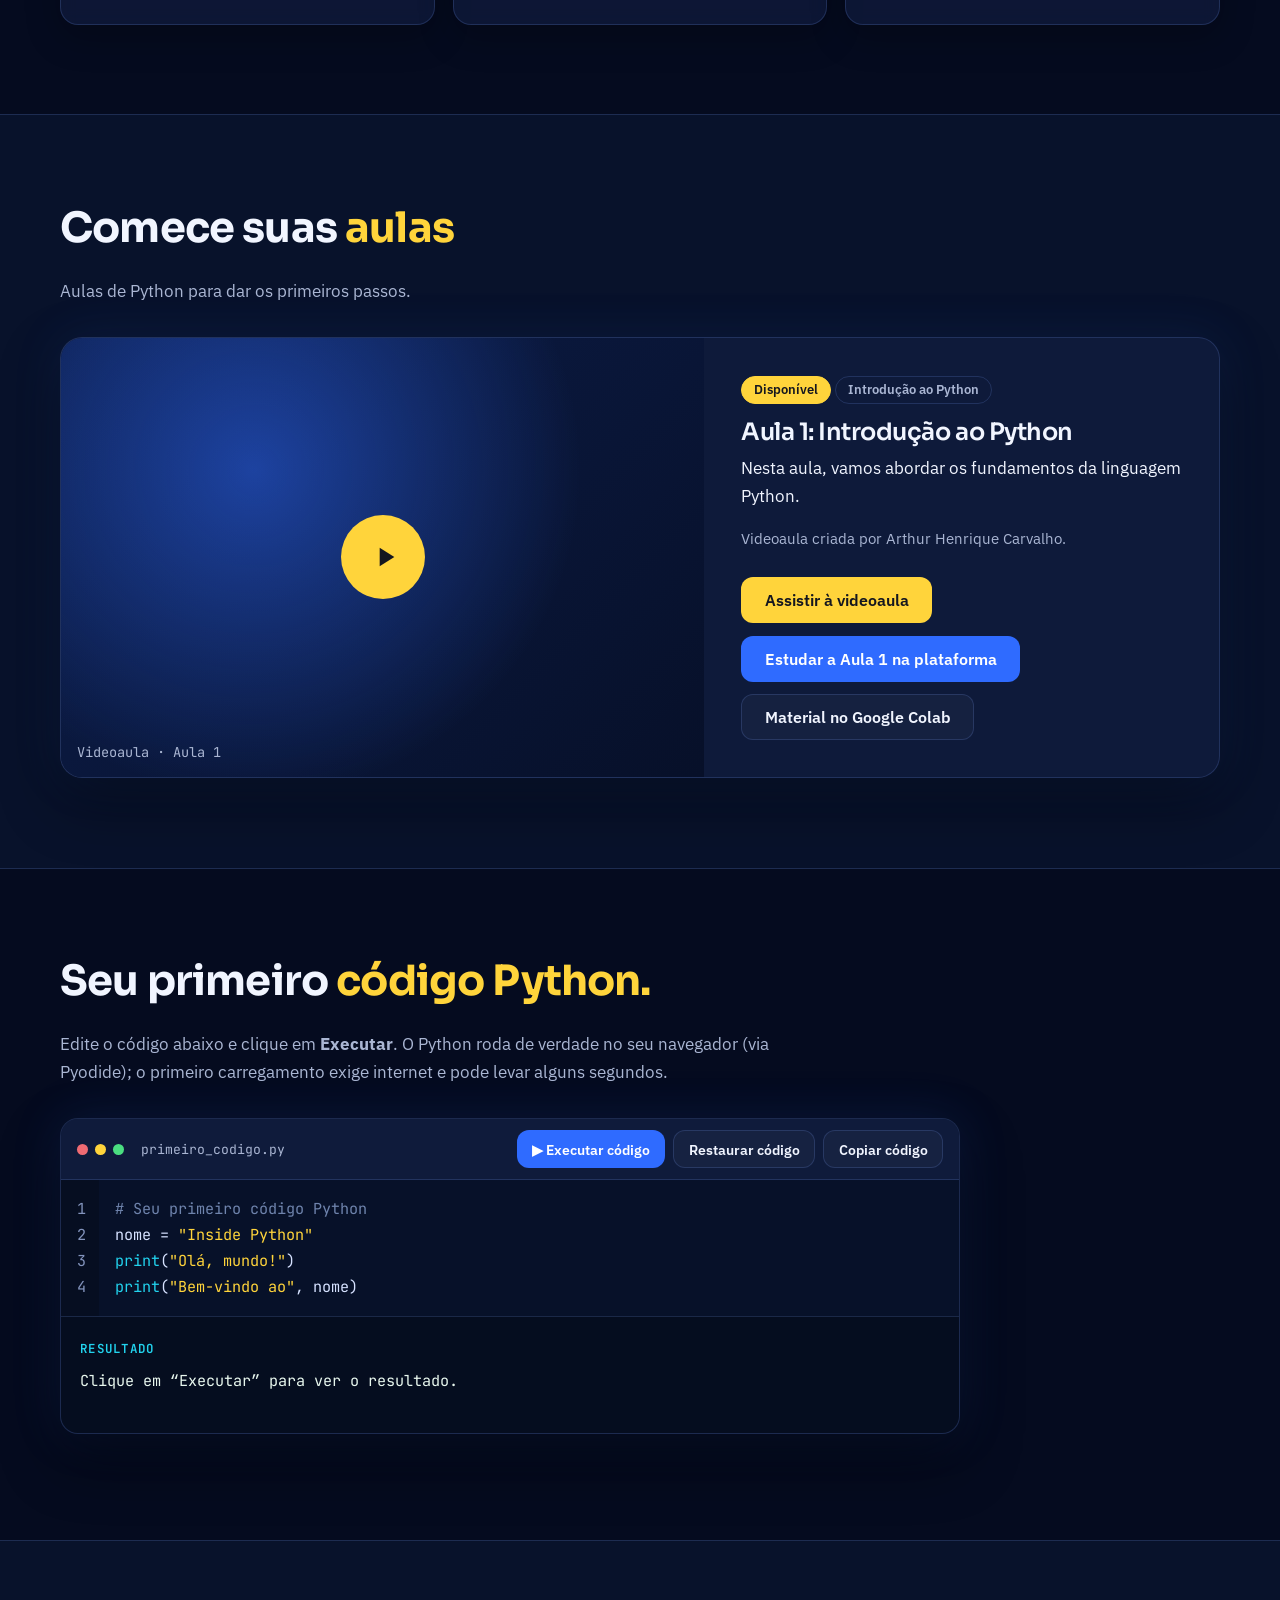
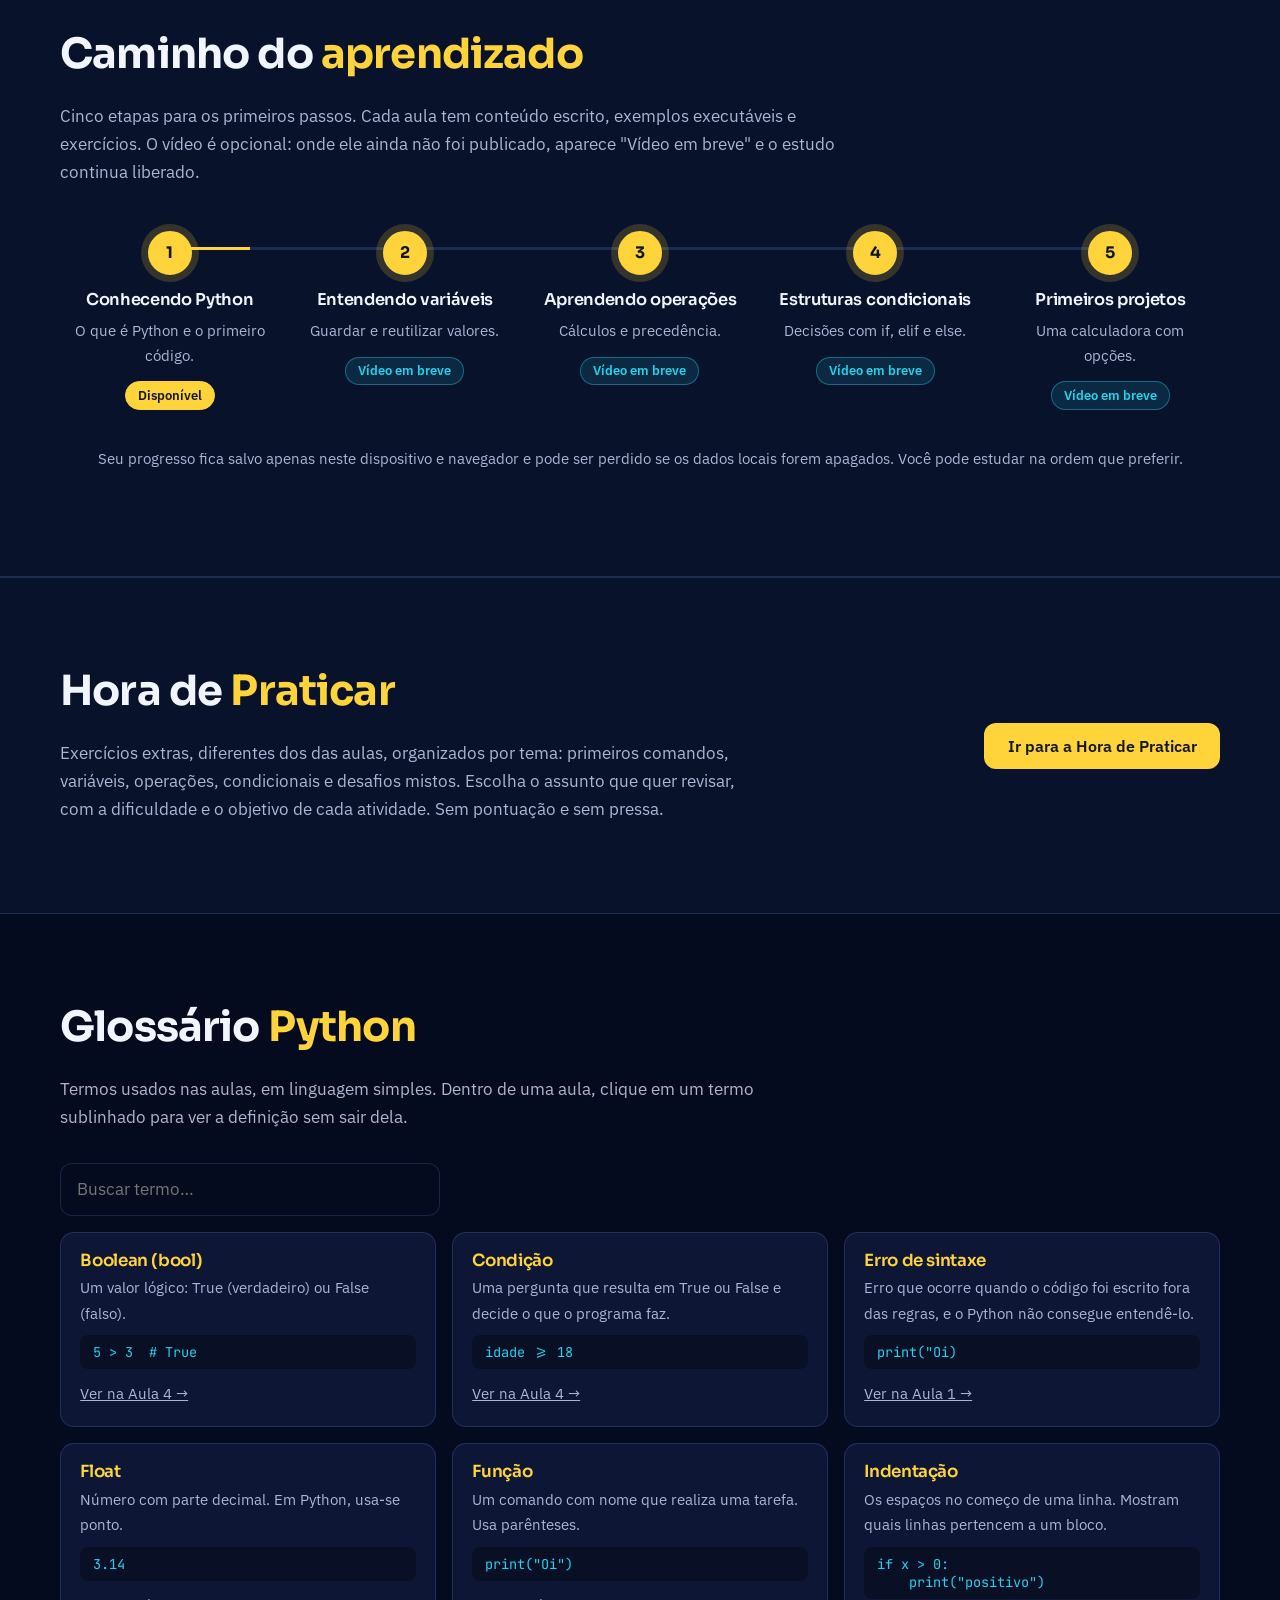
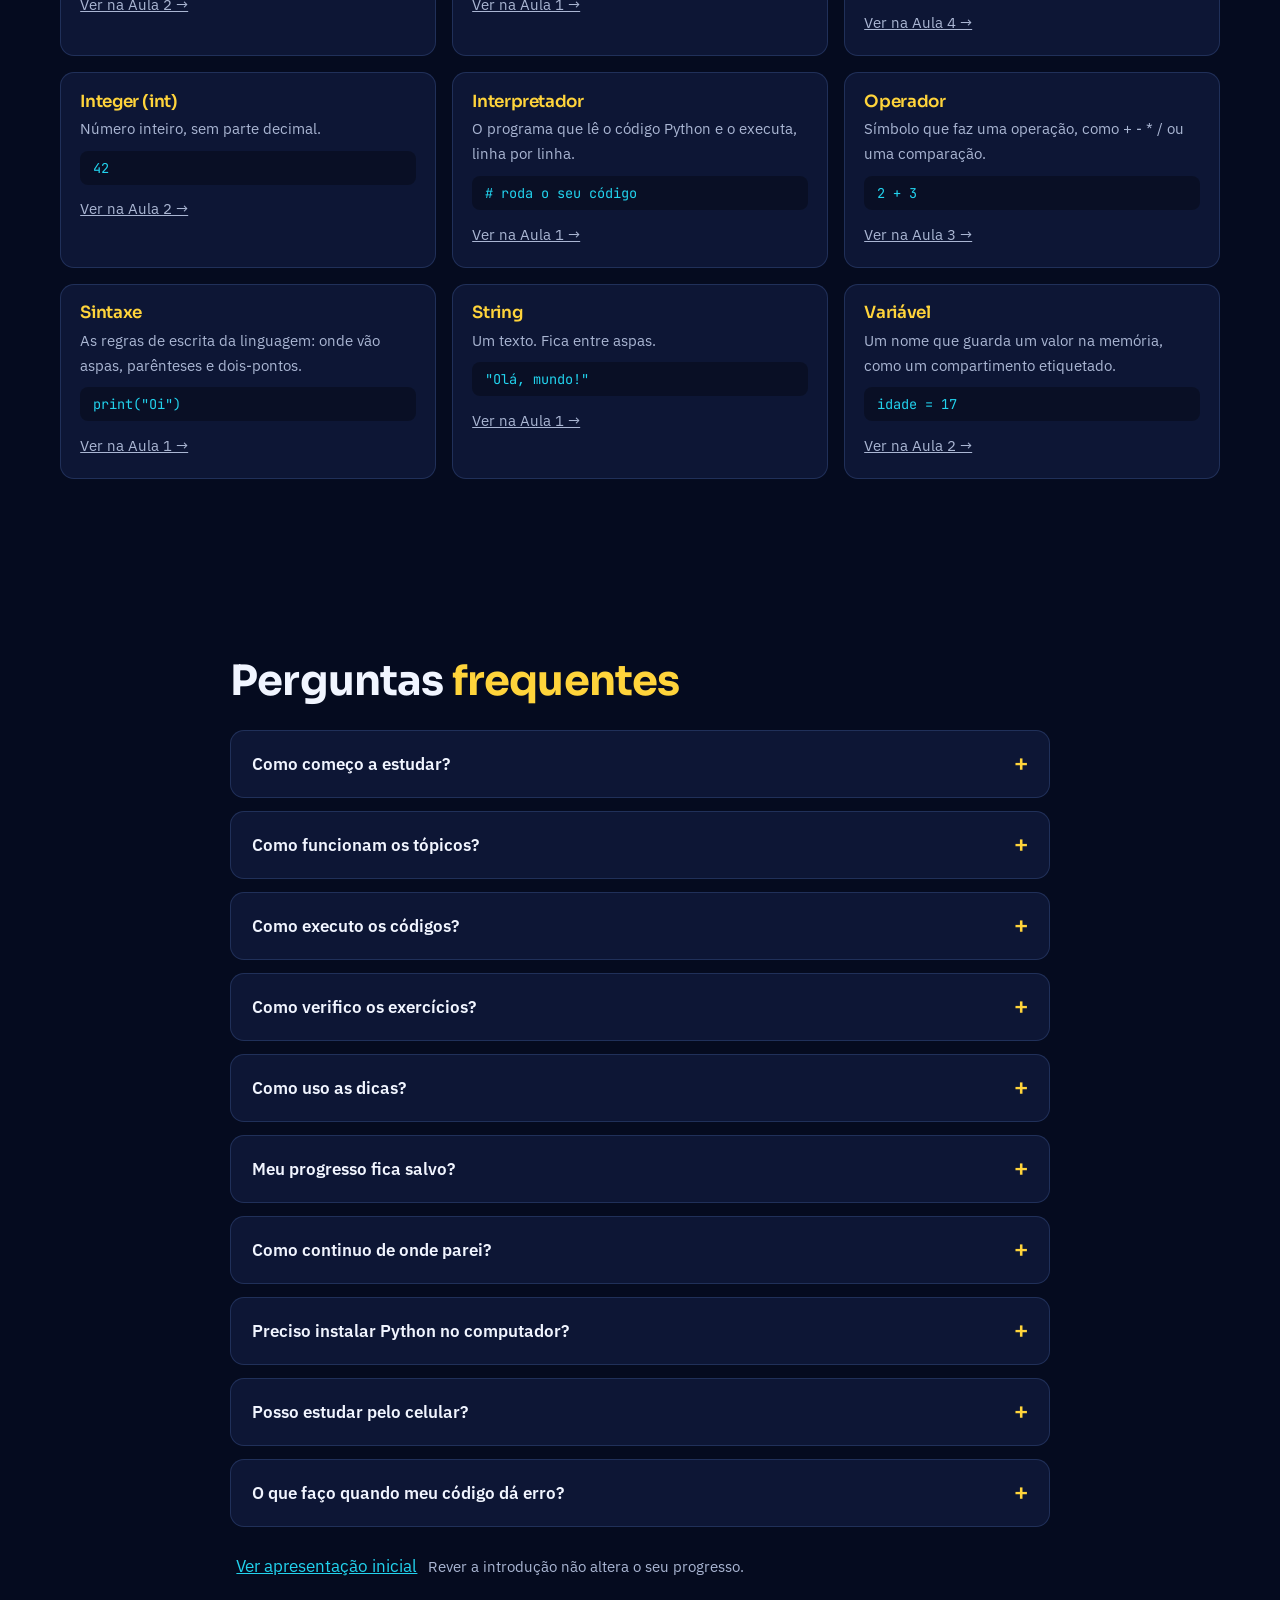
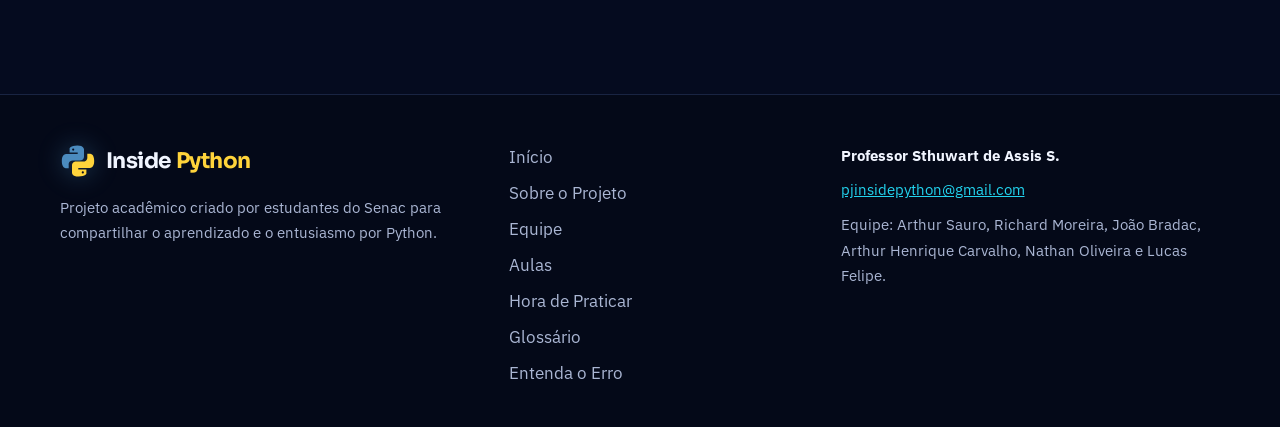
<file: legado/v5.1-com-videoaulas/index.html>
<!DOCTYPE html>
<html lang="pt-BR">
<head>
<meta charset="UTF-8">
<meta name="viewport" content="width=device-width, initial-scale=1, viewport-fit=cover">
<title>Inside Python – Descubra o universo da programação com Python</title>
<meta name="description" content="Inside Python: plataforma educacional criada por estudantes do Senac para quem quer dar os primeiros passos em Python.">
<meta name="theme-color" content="#050b1f">
<link rel="icon" href="images/favicon.svg" type="image/svg+xml">
<link rel="icon" href="images/favicon-32.png" sizes="32x32" type="image/png">
<link rel="apple-touch-icon" href="images/apple-touch-icon.png">
<link rel="preconnect" href="https://fonts.googleapis.com"><link rel="preconnect" href="https://fonts.gstatic.com" crossorigin>
<link href="https://fonts.googleapis.com/css2?family=IBM+Plex+Sans:wght@400;500;600&family=Sora:wght@600;700;800&family=JetBrains+Mono:wght@400;500&display=swap" rel="stylesheet">
<link rel="stylesheet" href="css/style.css">
</head>
<body>
<svg width="0" height="0" style="position:absolute" aria-hidden="true" focusable="false"><defs>
<symbol id="py" viewBox="0 0 120 120"><path fill="#4B8BBE" d="M58 8C34 8 32 18 32 18v14h27v5H22S6 35 6 60s14 24 14 24h9V72s-1-14 14-14h24s13 0 13-13V21S80 8 58 8z"/><path fill="#FFD43B" transform="rotate(180 60 60)" d="M58 8C34 8 32 18 32 18v14h27v5H22S6 35 6 60s14 24 14 24h9V72s-1-14 14-14h24s13 0 13-13V21S80 8 58 8z"/><circle cx="44" cy="22" r="3.6" fill="#050b1f"/><circle cx="76" cy="98" r="3.6" fill="#050b1f"/></symbol>
<symbol id="i-book" viewBox="0 0 24 24"><path d="M4 5.5A2.5 2.5 0 016.5 3H20v16H6.5A2.5 2.5 0 004 21.5zM4 5.5V21M8 7h8"/></symbol>
<symbol id="i-play" viewBox="0 0 24 24"><path d="M7 4.5v15l12-7.5z"/></symbol>
<symbol id="i-redo" viewBox="0 0 24 24"><path d="M20 11a8 8 0 10-2.3 5.7M20 4v7h-7"/></symbol></defs></svg>
<a class="skip" href="#conteudo">Ir para o conteúdo</a>
<div class="progress" id="progress" aria-hidden="true"></div>

<header class="nav">
  <div class="wrap nav__in">
    <a class="brand" href="#inicio" aria-label="Inside Python – início"><svg class="brand__sym" aria-hidden="true"><use href="#py"/></svg><span class="brand__t">Inside <b>Python</b></span></a>
    <button class="nav__btn" aria-expanded="false" aria-controls="menu" aria-label="Abrir menu"><span></span><span></span><span></span></button>
    <nav id="menu" class="nav__menu" aria-label="Principal">
      <a href="#inicio">Início</a><a href="#sobre">Sobre o Projeto</a><a href="#equipe">Equipe</a>
      <div class="dd" id="dd">
        <button class="dd__btn" type="button" aria-expanded="false" aria-controls="dd-list">Aprender<svg class="dd__chev" viewBox="0 0 12 12" aria-hidden="true"><path d="M2 4.5l4 4 4-4"/></svg></button>
        <ul class="dd__list" id="dd-list" hidden>
          <li><a href="#aulas">Aulas</a></li>
          <li><a href="#praticar">Hora de Praticar</a></li>
          <li><a href="#glossario">Glossário</a></li>
          <li><button type="button" data-err-open>Entenda o Erro</button></li>
        </ul>
      </div>
      <a class="btn btn--yellow nav__cta" id="cta" href="#aula-1-t1"><svg class="ico" aria-hidden="true"><use href="#i-book"/></svg><span>Comece Agora</span></a>
    </nav>
  </div>
</header>

<main id="conteudo">
<section class="hero" id="inicio">
  <div class="wrap hero__in">
    <div class="hero__txt">
      <p class="hello"><span></span>Seja bem-vindo ao Inside Python</p>
      <h1>Descubra o universo da programação com <em>Python.</em></h1>
      <p class="lead">Explore os fundamentos da programação, conheça nossa proposta educacional e dê os primeiros passos no mundo da tecnologia.</p>
      <div class="actions"><a class="btn btn--blue" href="#sobre">Conheça o projeto</a><a class="btn btn--ghost" href="#aulas">Explorar aulas</a></div>
    </div>
    <div class="stage" aria-hidden="true">
      <div class="glow"></div>
      <svg class="py" viewBox="0 0 120 120"><defs><linearGradient id="gb" x1="0" y1="0" x2="1" y2="1"><stop offset="0" stop-color="#6aa8ff"/><stop offset="1" stop-color="#1f4fd8"/></linearGradient><linearGradient id="gy" x1="0" y1="0" x2="1" y2="1"><stop offset="0" stop-color="#ffe680"/><stop offset="1" stop-color="#f0b400"/></linearGradient></defs>
        <path d="M58 8C34 8 32 18 32 18v14h27v5H22S6 35 6 60s14 24 14 24h9V72s-1-14 14-14h24s13 0 13-13V21S80 8 58 8z" fill="url(#gb)"/>
        <path d="M58 8C34 8 32 18 32 18v14h27v5H22S6 35 6 60s14 24 14 24h9V72s-1-14 14-14h24s13 0 13-13V21S80 8 58 8z" fill="url(#gy)" transform="rotate(180 60 60)"/>
        <circle cx="44" cy="22" r="3.5" fill="#fff"/><circle cx="76" cy="98" r="3.5" fill="#fff"/></svg>
      <div class="win">
        <div class="win__bar"><i></i><i></i><i></i><span>primeiro_codigo.py</span></div>
        <pre><span class="c"># seu primeiro passo</span>
<span class="k">def</span> <span class="f">aprender</span>(linguagem):
    <span class="k">return</span> <span class="s">f"Vamos de {linguagem}!"</span>

<span class="f">print</span>(aprender(<span class="s">"Python"</span>))</pre>
      </div>
      <span class="chip chip--a">&lt;/&gt;</span><span class="chip chip--b">{ }</span><span class="chip chip--c">def</span>
    </div>
  </div>
</section>

<section class="panel-sec" id="painel" aria-label="Painel de aprendizagem"><div class="wrap" id="painel-in"></div></section>

<section class="sec" id="porque">
  <div class="wrap">
    <h2 class="rv">Por que aprender <em>Python?</em></h2>
    <div class="grid4">
      <article class="card rv"><svg viewBox="0 0 24 24"><path d="M8 7l-5 5 5 5M16 7l5 5-5 5"/></svg><h3>Sintaxe Simples</h3><p>Python tem uma sintaxe relativamente simples e acessível, ótima para quem está começando.</p></article>
      <article class="card rv"><svg viewBox="0 0 24 24"><rect x="3" y="3" width="7" height="7" rx="1.5"/><rect x="14" y="3" width="7" height="7" rx="1.5"/><rect x="3" y="14" width="7" height="7" rx="1.5"/><rect x="14" y="14" width="7" height="7" rx="1.5"/></svg><h3>Diversas Aplicações</h3><p>Usado em desenvolvimento, automação, dados e inteligência artificial, e funciona em várias plataformas.</p></article>
      <article class="card rv"><svg viewBox="0 0 24 24"><path d="M4 20V10M10 20V4M16 20v-7M22 20H2"/></svg><h3>Análise de Dados</h3><p>Python é muito utilizado para processar e interpretar informações.</p></article>
      <article class="card rv"><svg viewBox="0 0 24 24"><path d="M9 18h6M10 21h4M12 3a6 6 0 00-4 10.5c.7.7 1 1.5 1 2.5h6c0-1 .3-1.8 1-2.5A6 6 0 0012 3z"/></svg><h3>Projetos Incríveis</h3><p>Programar permite transformar ideias em soluções tecnológicas.</p></article>
    </div>
  </div>
</section>

<section class="sec sec--alt" id="sobre">
  <div class="wrap about">
    <div>
      <h2 class="rv">Sobre o <em>Projeto</em></h2>
      <p class="rv">O Inside Python é um projeto criado por um grupo de estudantes apaixonados por tecnologia e programação. Nosso objetivo é compartilhar o aprendizado e o entusiasmo por Python com todos que buscam melhorar suas habilidades na linguagem.</p>
      <p class="rv">Python é uma linguagem poderosa, versátil e acessível. Queremos torná-la mais próxima de todos, oferecendo materiais, dicas e projetos práticos para quem está começando ou quer se aprofundar mais.</p>
      <p class="rv">A equipe é composta por estudantes que acreditam no poder do conhecimento colaborativo e trabalham juntos para criar um ambiente onde todos podem aprender e crescer.</p>
      <blockquote class="quote rv">Nosso propósito é compartilhar conhecimento, apresentar a linguagem Python e ajudar você a dar os primeiros passos na programação.</blockquote>
    </div>
    <div class="side rv">
      <figure class="art">
        <svg viewBox="0 0 560 420" role="img" aria-labelledby="art-t art-d" xmlns="http://www.w3.org/2000/svg"><title id="art-t">Ambiente de programação Python</title><desc id="art-d">Ilustração de um editor de código com um programa em Python, o resultado na tela e um cartão de progresso de aula.</desc>
          <defs><linearGradient id="ab" x1="0" y1="0" x2="1" y2="1"><stop offset="0" stop-color="#6aa8ff"/><stop offset="1" stop-color="#1f4fd8"/></linearGradient><linearGradient id="ay" x1="0" y1="0" x2="1" y2="1"><stop offset="0" stop-color="#ffe680"/><stop offset="1" stop-color="#f0b400"/></linearGradient><linearGradient id="aw" x1="0" y1="0" x2="0" y2="1"><stop offset="0" stop-color="#0d1c44"/><stop offset="1" stop-color="#08122b"/></linearGradient><radialGradient id="ag" cx=".5" cy=".5" r=".5"><stop offset="0" stop-color="#22d3ee" stop-opacity=".35"/><stop offset="1" stop-color="#22d3ee" stop-opacity="0"/></radialGradient></defs>
          <ellipse cx="280" cy="220" rx="270" ry="190" fill="url(#ag)"/>
          <g stroke="#6aa8ff" stroke-opacity=".25" fill="none"><path d="M40 60h60l24 24M520 340h-70l-24-24"/><circle cx="40" cy="60" r="4" fill="#22d3ee"/><circle cx="520" cy="340" r="4" fill="#ffd43b"/></g>
          <g class="a-win"><rect x="50" y="70" width="400" height="250" rx="16" fill="url(#aw)" stroke="#6aa8ff" stroke-opacity=".35"/>
            <path d="M50 86a16 16 0 0116-16h368a16 16 0 0116 16v22H50z" fill="#14224d"/><circle cx="72" cy="89" r="5" fill="#ef6b73"/><circle cx="90" cy="89" r="5" fill="#ffd43b"/><circle cx="108" cy="89" r="5" fill="#4ade80"/><text x="135" y="93" fill="#9fb0d3" font-family="monospace" font-size="12">aula_01.py</text>
            <rect x="50" y="108" width="40" height="150" fill="#0a1637"/>
            <g font-family="JetBrains Mono,monospace" font-size="14"><g fill="#546390"><text x="62" y="136">1</text><text x="62" y="160">2</text><text x="62" y="184">3</text><text x="62" y="208">4</text><text x="62" y="232">5</text></g>
              <text x="104" y="136" fill="#6f84ad"># meu primeiro programa</text>
              <text x="104" y="160"><tspan fill="#6aa8ff">nome</tspan><tspan fill="#d6e2ff"> = </tspan><tspan fill="#ffd43b">"Inside Python"</tspan></text>
              <text x="104" y="184"><tspan fill="#6aa8ff">idade</tspan><tspan fill="#d6e2ff"> = </tspan><tspan fill="#ffd43b">17</tspan></text>
              <text x="104" y="208"><tspan fill="#22d3ee">print</tspan><tspan fill="#d6e2ff">(</tspan><tspan fill="#ffd43b">"Olá,"</tspan><tspan fill="#d6e2ff">, nome)</tspan></text>
              <rect class="a-caret" x="104" y="218" width="9" height="16" fill="#ffd43b"/></g>
            <rect x="50" y="262" width="400" height="58" rx="0" fill="#050b1f"/><path d="M50 304a16 16 0 0016 16h368a16 16 0 0016-16v16H50z" fill="#050b1f"/>
            <text x="68" y="285" fill="#546390" font-family="monospace" font-size="12">SAÍDA</text><text x="68" y="306" fill="#4ade80" font-family="monospace" font-size="14">&gt;&gt;&gt; Olá, Inside Python</text></g>
          <g class="a-card"><rect x="360" y="40" width="170" height="86" rx="14" fill="#10204d" stroke="#6aa8ff" stroke-opacity=".5"/><text x="378" y="68" fill="#aab6d3" font-family="IBM Plex Sans,sans-serif" font-size="13">Aula 2 · Variáveis</text><rect x="378" y="82" width="134" height="8" rx="4" fill="#233252"/><rect class="a-bar" x="378" y="82" width="90" height="8" rx="4" fill="#ffd43b"/><text x="378" y="112" fill="#ffd43b" font-family="monospace" font-size="12">✔ 3 de 5 exercícios</text></g>
          <g class="a-py"><path d="M58 8C34 8 32 18 32 18v14h27v5H22S6 35 6 60s14 24 14 24h9V72s-1-14 14-14h24s13 0 13-13V21S80 8 58 8z" fill="url(#ab)" transform="translate(405 235) scale(1.1)"/><path d="M58 8C34 8 32 18 32 18v14h27v5H22S6 35 6 60s14 24 14 24h9V72s-1-14 14-14h24s13 0 13-13V21S80 8 58 8z" fill="url(#ay)" transform="translate(405 235) scale(1.1) rotate(180 60 60)"/></g>
          <g class="a-chip" font-family="monospace" font-weight="700" font-size="18"><rect x="14" y="300" width="52" height="52" rx="14" fill="#10204d" stroke="#6aa8ff" stroke-opacity=".5"/><text x="26" y="333" fill="#22d3ee">{ }</text></g>
        </svg>
        <figcaption>Aprender, experimentar e acompanhar o progresso, tudo no mesmo lugar.</figcaption></figure>
      <ul class="facts">
        <li><b>Origem</b> Estudantes apaixonados por tecnologia e programação.</li>
        <li><b>Público</b> Quem está começando ou quer se aprofundar em Python.</li>
        <li><b>Contexto</b> Projeto acadêmico de estudantes do Senac.</li>
      </ul>
    </div>
  </div>
</section>

<section class="sec" id="equipe">
  <div class="wrap">
    <h2 class="rv">Nossa <em>Equipe</em></h2>
    <p class="sub rv">Um grupo de estudantes e entusiastas da tecnologia. Cada membro trouxe suas habilidades e paixão pela programação para criar uma plataforma acessível e rica em conteúdo.</p>
    <div class="team">
      <article class="card rv"><span class="av" aria-hidden="true">AS</span><h3>Arthur Sauro</h3><p class="role">Desenvolvedor</p><p>Ajudou a estruturar a parte técnica do site, desenvolvendo as funcionalidades e garantindo que tudo funcione perfeitamente.</p></article>
      <article class="card rv"><span class="av" aria-hidden="true">RM</span><h3>Richard Moreira</h3><p class="role">Designer e Desenvolvedor</p><p>Responsável pelo design do site, criando uma interface amigável e acessível.</p></article>
      <article class="card rv"><span class="av" aria-hidden="true">JB</span><h3>João Bradac</h3><p class="role">Líder</p><p>Contribuiu com sua expertise em liderança, ajudando a criar conteúdo relevante e dar direção para a criação do site.</p></article>
      <article class="card rv"><span class="av" aria-hidden="true">AC</span><h3>Arthur Henrique Carvalho</h3><p class="role">Professor</p><p>Criador da videoaula que explica conceitos fundamentais do Python, com conteúdo didático pensado para iniciantes.</p></article>
      <article class="card rv"><span class="av" aria-hidden="true">NO</span><h3>Nathan Oliveira</h3><p class="role">Pesquisador / Organizacional</p><p>Auxiliou na organização do projeto e contribuiu com pesquisas para embasar a criação do site.</p></article>
      <article class="card rv"><span class="av" aria-hidden="true">LF</span><h3>Lucas Felipe</h3><p class="role">Revisor / Apoio</p><p>Colaborou revisando o conteúdo e apoiando a equipe durante o desenvolvimento.</p></article>
    </div>
  </div>
</section>

<section class="sec sec--alt" id="aulas">
  <div class="wrap">
    <h2 class="rv">Comece suas <em>aulas</em></h2>
    <p class="sub rv">Aulas de Python para dar os primeiros passos.</p>
    <article class="lesson rv">
      <div class="player" id="player">
        <button class="play" id="playBtn" type="button" aria-label="Assistir à videoaula da Aula 1"><svg viewBox="0 0 24 24"><path d="M8 5v14l11-7z"/></svg></button>
        <span class="player__tag">Videoaula · Aula 1</span>
      </div>
      <div class="lesson__body">
        <span class="tag tag--on">Disponível</span> <span class="tag">Introdução ao Python</span>
        <h3>Aula 1: Introdução ao Python</h3>
        <p>Nesta aula, vamos abordar os fundamentos da linguagem Python.</p>
        <p class="small">Videoaula criada por Arthur Henrique Carvalho.</p>
        <div class="actions">
          <button class="btn btn--yellow" id="watchBtn" type="button">Assistir à videoaula</button>
          <a class="btn btn--blue" href="#aula-1">Estudar a Aula 1 na plataforma</a>
          <a class="btn btn--ghost" href="https://colab.research.google.com/drive/1t9mxslkMAQFUQeJvBIo8rGVgaEMYfYWJ" target="_blank" rel="noopener noreferrer">Material no Google Colab<span class="sr"> (abre em nova aba)</span></a>
        </div>
        <p class="note" id="note" hidden></p>
      </div>
    </article>
  </div>
</section>

<section class="sec" id="pratique">
  <div class="wrap">
    <h2 class="rv">Seu primeiro <em>código Python.</em></h2>
    <p class="sub rv">Edite o código abaixo e clique em <b>Executar</b>. O Python roda de verdade no seu navegador (via Pyodide); o primeiro carregamento exige internet e pode levar alguns segundos.</p>
    <div id="home-editor" class="rv"></div>
  </div>
</section>

<section class="sec sec--alt" id="caminho">
  <div class="wrap">
    <h2 class="rv">Caminho do <em>aprendizado</em></h2>
    <p class="sub rv">Cinco etapas para os primeiros passos. Cada aula tem conteúdo escrito, exemplos executáveis e exercícios. O vídeo é opcional: onde ele ainda não foi publicado, aparece "Vídeo em breve" e o estudo continua liberado.</p>
    <ol class="path" id="path"></ol>
    <p class="priv" id="resume"></p>
  </div>
</section>

<section class="sec sec--alt" id="praticar-home">
  <div class="wrap pract">
    <div><h2 class="rv">Hora de <em>Praticar</em></h2><p class="sub rv">Exercícios extras, diferentes dos das aulas, organizados por tema: primeiros comandos, variáveis, operações, condicionais e desafios mistos. Escolha o assunto que quer revisar, com a dificuldade e o objetivo de cada atividade. Sem pontuação e sem pressa.</p></div>
    <a class="btn btn--yellow rv" href="#praticar">Ir para a Hora de Praticar</a>
  </div>
</section>

<section class="sec" id="glossario">
  <div class="wrap">
    <h2 class="rv">Glossário <em>Python</em></h2>
    <p class="sub rv">Termos usados nas aulas, em linguagem simples. Dentro de uma aula, clique em um termo sublinhado para ver a definição sem sair dela.</p>
    <label class="gsearch"><span class="sr">Buscar termo no glossário</span><input id="gq-home" type="search" placeholder="Buscar termo…" autocomplete="off"></label>
    <div class="gloss" id="gloss-home"></div>
  </div>
</section>

<section class="sec" id="faq">
  <div class="wrap faq">
    <h2 class="rv">Perguntas <em>frequentes</em></h2>
    <details class="rv"><summary>Como começo a estudar?</summary><p>Clique em “Comece Agora” (ou “Começar pela Aula 1”). Na primeira vez, uma apresentação rápida mostra como a plataforma funciona, e você pode pulá-la. Depois você entra na Aula 1, no primeiro tópico. Não há cadastro nem login.</p></details>
    <details class="rv"><summary>Como funcionam os tópicos?</summary><p>Cada tópico tem cinco etapas curtas: Entenda (a ideia, em linguagem simples), Observe (um exemplo explicado linha por linha), Experimente (você altera e executa o código), Pratique (exercícios do tópico) e Revise (um resumo e uma pergunta rápida). No Estudo Guiado você vê uma etapa por vez; na Navegação Livre, todas as etapas do tópico aparecem juntas. Nada fica bloqueado: você pode ir e voltar.</p></details>
    <details class="rv"><summary>Como executo os códigos?</summary><p>Nas etapas Experimente e Pratique há um editor. O botão “Executar código” roda o programa de verdade, com Python no seu navegador (via Pyodide), e mostra o resultado. Na primeira execução, o site baixa o interpretador, então é preciso internet e pode levar alguns segundos. Programas que passam de 8 segundos são interrompidos.</p></details>
    <details class="rv"><summary>Como verifico os exercícios?</summary><p>“Executar” só roda o seu programa. “Verificar resposta” testa se ele resolve o exercício: o site executa o seu código com valores diferentes e confere o comportamento, então soluções diferentes podem estar certas. O retorno diz se há erro de sintaxe, erro durante a execução, resultado diferente do esperado, resposta incompleta ou resposta correta. A verificação confere o resultado, não o jeito de pensar.</p></details>
    <details class="rv"><summary>Como uso as dicas?</summary><p>Cada exercício tem até três dicas, que aparecem uma de cada vez: primeiro uma lembrança do conceito, depois uma estratégia e, por fim, a estrutura da solução com lacunas. A solução completa só pode ser vista depois de você tentar verificar a resposta, e vem com uma explicação.</p></details>
    <details class="rv"><summary>Meu progresso fica salvo?</summary><p>Sim, mas apenas neste navegador e neste aparelho, sem cadastro. Se você limpar os dados do navegador, usar outro aparelho ou uma aba anônima, ele não será encontrado: não há sincronização entre dispositivos. O progresso serve de orientação e não bloqueia nenhuma aula.</p></details>
    <details class="rv"><summary>Como continuo de onde parei?</summary><p>Quando você tem progresso, o botão amarelo do menu vira “Continuar Estudando” e leva direto ao ponto pendente mais recente. O painel de aprendizagem, logo abaixo do início da página, mostra a aula atual, o último tópico e a próxima atividade. Só são marcados como concluídos os tópicos que você conclui e os exercícios que você acerta: abrir um conteúdo não conta.</p></details>
    <details class="rv"><summary>Preciso instalar Python no computador?</summary><p>Não. Tudo roda dentro do site. Instalar o Python só será necessário mais adiante, quando você quiser criar programas fora daqui.</p></details>
    <details class="rv"><summary>Posso estudar pelo celular?</summary><p>Pode. O menu das aulas fica recolhido, os exercícios aparecem em uma coluna e os botões têm tamanho confortável. Digitar código no celular é mais lento; para os exercícios maiores, computador ou tablet costumam ser mais confortáveis.</p></details>
    <details class="rv"><summary>O que faço quando meu código dá erro?</summary><p>Respire: errar faz parte. Leia a mensagem, que costuma dizer o tipo do erro e a linha. Clique em “Entenda este erro” para ver o que ele significa, um exemplo errado e um corrigido. Se ainda assim travar, use as dicas do exercício, uma de cada vez, e tente de novo.</p></details>
    <p class="faq-help"><button class="linkbtn" type="button" data-welcome-open>Ver apresentação inicial</button><span class="small"> Rever a introdução não altera o seu progresso.</span></p>
  </div>
</section>
</main>
<main id="lesson" hidden aria-label="Ambiente de aulas"></main>

<footer class="foot">
  <div class="wrap foot__in">
    <div><a class="brand" href="#inicio" aria-label="Inside Python – início"><svg class="brand__sym" aria-hidden="true"><use href="#py"/></svg><span class="brand__t">Inside <b>Python</b></span></a>
      <p>Projeto acadêmico criado por estudantes do Senac para compartilhar o aprendizado e o entusiasmo por Python.</p></div>
    <nav aria-label="Rodapé"><a href="#inicio">Início</a><a href="#sobre">Sobre o Projeto</a><a href="#equipe">Equipe</a><a href="#aulas">Aulas</a><a href="#praticar">Hora de Praticar</a><a href="#glossario">Glossário</a><a href="#" data-err-open>Entenda o Erro</a></nav>
    <div><p><strong>Professor Sthuwart de Assis S.</strong></p><p><a href="mailto:pjinsidepython@gmail.com">pjinsidepython@gmail.com</a></p>
      <p class="small">Equipe: Arthur Sauro, Richard Moreira, João Bradac, Arthur Henrique Carvalho, Nathan Oliveira e Lucas Felipe.</p></div>
  </div>
</footer>
<dialog id="welcome" class="wdlg" aria-label="Boas-vindas ao Inside Python">
  <div class="wdlg__top"><svg class="brand__sym" aria-hidden="true"><use href="#py"/></svg><p class="small" id="wcount" aria-live="polite">Etapa 1 de 3</p><button class="linkbtn" type="button" data-wskip>Pular apresentação</button></div>
  <div class="wstep"><h2 tabindex="-1">Bem-vindo ao Inside Python!</h2><p>O Inside Python foi criado por estudantes para você dar os primeiros passos na programação com Python, de forma simples, interativa e no seu ritmo.</p><p>Aqui, errar faz parte: experimente à vontade e aprenda colocando a mão no código.</p></div>
  <div class="wstep" hidden><h2 tabindex="-1">Aprenda colocando em prática</h2>
    <ol class="wlist"><li><b>Aulas curtas:</b> cada tópico tem explicação, exemplo, experimento, exercício e revisão.</li><li><b>Editor de código:</b> o Python roda de verdade no seu navegador. Altere o código e clique em “Executar código”.</li><li><b>Exercícios:</b> com dicas, uma de cada vez, se você travar.</li><li><b>Verificar resposta:</b> testa se o seu programa resolve o exercício.</li></ol>
    <svg class="wart" viewBox="0 0 320 96" aria-hidden="true"><rect x="2" y="2" width="316" height="92" rx="12" fill="#08122b" stroke="#6aa8ff" stroke-opacity=".4"/><circle cx="18" cy="16" r="4" fill="#ef6b73"/><circle cx="32" cy="16" r="4" fill="#ffd43b"/><circle cx="46" cy="16" r="4" fill="#4ade80"/><g font-family="monospace" font-size="13"><text x="18" y="46" fill="#6aa8ff">nome <tspan fill="#d6e2ff">= </tspan><tspan fill="#ffd43b">"Ana"</tspan></text><text x="18" y="68" fill="#22d3ee">print<tspan fill="#d6e2ff">(nome)</tspan></text></g><rect x="200" y="36" width="104" height="44" rx="8" fill="#050b1f"/><text x="212" y="63" font-family="monospace" font-size="13" fill="#4ade80">&gt;&gt;&gt; Ana</text></svg></div>
  <div class="wstep" hidden><h2 tabindex="-1">Tudo pronto para começar!</h2><p>O Inside Python tem cinco aulas, e você pode estudar na ordem que preferir. Seu progresso é salvo neste navegador, para você continuar de onde parou.</p><p class="small">Ele fica apenas neste aparelho e navegador: não há sincronização com outros dispositivos.</p></div>
  <div class="wdlg__bot"><span class="wdots" aria-hidden="true"><i></i><i></i><i></i></span><button class="btn btn--ghost" type="button" data-wp>Voltar</button><button class="btn btn--yellow" type="button" data-wn>Continuar</button><button class="btn btn--yellow" type="button" data-wgo hidden>Iniciar Aula 1</button></div>
</dialog>
<div id="toast" class="toast" role="status" aria-live="polite"></div>
<dialog id="gloss" class="gdlg" aria-label="Glossário Python"><div class="gdlg__bar"><h2>Glossário Python</h2><button class="btn btn--ghost btn--sm" type="button" data-x>Fechar</button></div><label class="gsearch gsearch--dlg"><span class="sr">Buscar termo no glossário</span><input id="gq" type="search" placeholder="Buscar termo…" autocomplete="off"></label><div class="gloss" id="glist"></div></dialog>
<dialog id="errs" class="gdlg" aria-label="Entenda o Erro"><div class="gdlg__bar"><h2>Entenda o Erro</h2><button class="btn btn--ghost btn--sm" type="button" data-x>Fechar</button></div><p class="gnote">Mensagens de erro não são broncas: são pistas. Veja o que cada uma significa e como corrigir.</p><div class="elist" id="elist"></div></dialog>
<script src="js/lessons.js"></script>
<script src="js/lessons2.js"></script>
<script src="js/lessons3.js"></script>
<script src="js/outputs.js"></script>
<script src="js/editor.js"></script>
<script src="js/main.js"></script>
<script src="js/app.js"></script>
</body>
</html>
</file>
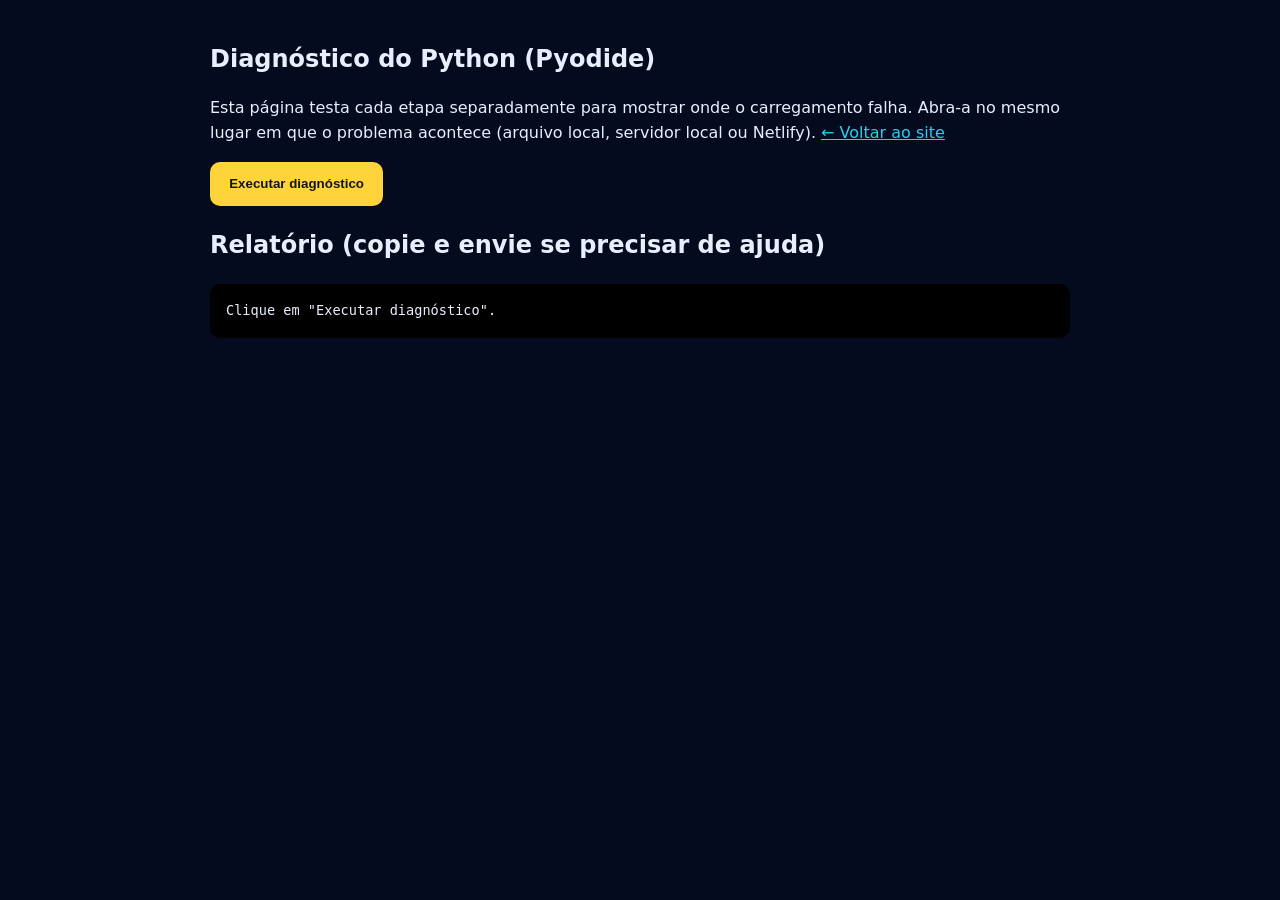
<file: diagnostico.html>
<!DOCTYPE html>
<html lang="pt-BR"><head><meta charset="UTF-8"><meta name="viewport" content="width=device-width, initial-scale=1">
<title>Diagnóstico do Python – Inside Python</title>
<style>body{margin:0;background:#050b1f;color:#e8eefc;font:16px/1.6 system-ui,sans-serif;padding:1.5rem}main{max-width:860px;margin:auto}h1{font-size:1.5rem}
button{background:#ffd43b;color:#14161f;border:0;border-radius:10px;padding:.7rem 1.2rem;font-weight:700;cursor:pointer;min-height:44px}
ol{list-style:none;padding:0}li{padding:.6rem .9rem;margin:.4rem 0;border:1px solid #233252;border-radius:10px;background:#0b1630}
.ok::before{content:"✔ ";color:#4ade80}.bad{border-color:#ff8a8a}.bad::before{content:"✘ ";color:#ff8a8a}.run::before{content:"… ";color:#22d3ee}small{display:block;color:#aab6d3;white-space:pre-wrap;word-break:break-word}
pre{background:#000;padding:1rem;border-radius:10px;white-space:pre-wrap;font-size:.85rem}a{color:#22d3ee}</style></head>
<body><main><h1>Diagnóstico do Python (Pyodide)</h1>
<p>Esta página testa cada etapa separadamente para mostrar onde o carregamento falha. Abra-a no mesmo lugar em que o problema acontece (arquivo local, servidor local ou Netlify). <a href="index.html">← Voltar ao site</a></p>
<button id="go">Executar diagnóstico</button><ol id="steps"></ol><h2>Relatório (copie e envie se precisar de ajuda)</h2><pre id="rep">Clique em "Executar diagnóstico".</pre>
<script>
var BASE = window.IP_PYODIDE_BASE || 'https://cdn.jsdelivr.net/pyodide/v0.26.4/full/', rep = [], ol = document.getElementById('steps');
function step(t) { var li = document.createElement('li'); li.className = 'run'; li.textContent = t; var s = document.createElement('small'); li.appendChild(s); ol.appendChild(li);
  return function (ok, d) { li.className = ok ? 'ok' : 'bad'; s.textContent = d || ''; rep.push((ok ? '[OK]   ' : '[FALHA] ') + t + (d ? ' -> ' + d : '')); document.getElementById('rep').textContent = rep.join('\n'); return ok; }; }
function timeout(p, ms, msg) { return new Promise(function (res, rej) { var t = setTimeout(function () { rej(new Error(msg || 'tempo esgotado')); }, ms); p.then(function (v) { clearTimeout(t); res(v); }, function (e) { clearTimeout(t); rej(e); }); }); }
async function main() {
  ol.innerHTML = ''; rep = [];
  var d = step('1. Ambiente'); d(true, 'protocolo=' + location.protocol + ' | contexto seguro=' + isSecureContext + ' | Worker=' + (typeof Worker) + ' | WebAssembly=' + (typeof WebAssembly) + ' | ' + navigator.userAgent + (location.protocol === 'file:' ? '\nAVISO: aberto por file://. Se algo falhar, teste com um servidor local.' : ''));
  var w = step('2. WebAssembly'); try { w(WebAssembly.validate(new Uint8Array([0, 97, 115, 109, 1, 0, 0, 0])), 'módulo mínimo validado'); } catch (e) { w(false, e.message); }
  var files = ['pyodide.js', 'pyodide.asm.wasm', 'python_stdlib.zip', 'pyodide-lock.json'], reach = true;
  for (var i = 0; i < files.length; i++) { var s = step('3. Rede: ' + files[i]); try { var r = await timeout(fetch(BASE + files[i], { method: 'HEAD' }), 10000, 'sem resposta em 10 s'); reach = s(r.ok, 'HTTP ' + r.status + ' em ' + BASE) && reach; } catch (e) { reach = s(false, e.name + ': ' + e.message + ' (rede, firewall, bloqueador de conteúdo ou política de segurança?)') && reach; } }
  var s4 = step('4. Carregar pyodide.js (thread principal)');
  try { await timeout(new Promise(function (res, rej) { var sc = document.createElement('script'); sc.src = BASE + 'pyodide.js'; sc.onload = res; sc.onerror = function () { rej(new Error('o navegador não conseguiu carregar o script')); }; document.head.appendChild(sc); }), 30000); s4(typeof loadPyodide === 'function', 'typeof loadPyodide = ' + typeof loadPyodide); } catch (e) { s4(false, e.message); return; }
  var s5 = step('5. loadPyodide() (baixa WebAssembly e biblioteca padrão)'), py;
  try { py = await timeout(loadPyodide({ indexURL: BASE }), 90000, 'tempo esgotado (90 s)'); s5(true, 'versão ' + py.version); } catch (e) { s5(false, e.message + '\n' + (e.stack || '')); return; }
  var s6 = step('6. Executar Python de verdade');
  try { var out = []; py.setStdout({ batched: function (l) { out.push(l); } }); var v = await py.runPythonAsync('total = sum(i * i for i in range(1, 6))\nprint("Olá, mundo!")\nprint("soma dos quadrados:", total)\n2 + 3'); s6(out.join('|') === 'Olá, mundo!|soma dos quadrados: 55' && v === 5, 'saída=' + JSON.stringify(out) + ' | última expressão=' + v); } catch (e) { s6(false, e.message); return; }
  var s7 = step('7. Web Worker (função serializada)');
  try { var src = '(' + function () { onmessage = function (e) { postMessage(e.data * 2); }; } + ')()'; var wk = new Worker(URL.createObjectURL(new Blob([src], { type: 'text/javascript' }))); var rr = await timeout(new Promise(function (res, rej) { wk.onmessage = function (e) { res(e.data); }; wk.onerror = function (e) { rej(new Error(e.message || 'erro no worker')); }; wk.postMessage(21); }), 5000, 'worker não respondeu'); wk.terminate(); s7(rr === 42, 'resposta do worker = ' + rr); } catch (e) { s7(false, e.message + ' (o site usa o thread principal como reserva)'); }
  var s8 = step('8. Resultado'); s8(true, 'O Python executa neste ambiente. Se o site ainda falhar, copie o relatório abaixo e o console (filtro "Inside Python").');
}
document.getElementById('go').onclick = main;
</script></main></body></html>
</file>
<file: css/style.css>
:root{--bg:#050b1f;--bg2:#08122b;--card:rgba(20,34,72,.55);--line:rgba(120,160,255,.18);--text:#f1f5ff;--muted:#aab6d3;
--blue:#2f6bff;--blue2:#6aa8ff;--yellow:#ffd43b;--cyan:#22d3ee;--head:'Sora','IBM Plex Sans',sans-serif;--mono:'JetBrains Mono',ui-monospace,Consolas,monospace;--r:18px}
*{box-sizing:border-box}
html{scroll-behavior:smooth;scroll-padding-top:84px}
body{margin:0;background:var(--bg);color:var(--text);font:400 1.0625rem/1.65 'IBM Plex Sans',system-ui,sans-serif;-webkit-font-smoothing:antialiased;overflow-x:hidden;padding-bottom:env(safe-area-inset-bottom,0)}
img{max-width:100%;display:block}a{color:var(--cyan)}p{margin:0 0 1em}
h1,h2,h3{font-family:var(--head);line-height:1.12;margin:0 0 .6em;letter-spacing:-.02em}
h1{font-size:clamp(2.4rem,5.4vw,4.1rem);font-weight:800}h2{font-size:clamp(1.8rem,3.4vw,2.6rem);font-weight:700}h3{font-size:1.15rem;font-weight:600}
em{font-style:normal;color:var(--yellow)}
.wrap{width:min(1160px,100% - 2.5rem);margin-inline:auto}
.skip{position:absolute;left:-999px;top:8px;background:var(--yellow);color:#111;padding:.6rem 1rem;border-radius:8px;z-index:100}.skip:focus{left:8px}
.sr{position:absolute;width:1px;height:1px;overflow:hidden;clip:rect(0 0 0 0)}
:focus-visible{outline:3px solid var(--cyan);outline-offset:3px;border-radius:6px}
.progress{position:fixed;top:0;left:0;height:3px;width:100%;transform-origin:0 50%;transform:scaleX(0);background:linear-gradient(90deg,var(--blue),var(--cyan),var(--yellow));z-index:80}

.nav{position:sticky;top:0;z-index:70;padding-top:env(safe-area-inset-top,0);background:rgba(5,11,31,.82);backdrop-filter:blur(14px);border-bottom:1px solid var(--line)}
.nav__in{display:flex;align-items:center;justify-content:space-between;height:70px}
.brand{display:inline-flex;align-items:center;gap:.6rem;color:var(--text);text-decoration:none;font:700 1.35rem/1 var(--head);letter-spacing:-.02em;transition:transform .2s}
.brand:hover{transform:translateY(-1px)}.brand b{color:var(--yellow);font-weight:700}
.brand__sym{width:36px;height:36px;flex:none;filter:drop-shadow(0 0 12px rgba(75,139,190,.4))}
.nav__menu{display:flex;align-items:center;gap:.2rem}
.nav__menu a:not(.btn){color:var(--muted);text-decoration:none;font-weight:500;padding:.5rem .95rem;border-radius:999px;position:relative;transition:color .2s,background .2s}
.nav__menu a:not(.btn):hover{color:var(--text);background:rgba(47,107,255,.15)}
.nav__menu a.is-active{color:#fff;background:rgba(47,107,255,.28)}
.nav__cta{margin-left:.6rem}
.nav__btn{display:none;background:none;border:1px solid var(--line);border-radius:10px;width:46px;height:46px;cursor:pointer;flex-direction:column;justify-content:center;align-items:center;gap:5px;padding:0}
.nav__btn span{width:20px;height:2px;background:var(--text);transition:transform .25s,opacity .2s}
.nav__btn[aria-expanded=true] span:nth-child(1){transform:translateY(7px) rotate(45deg)}.nav__btn[aria-expanded=true] span:nth-child(2){opacity:0}.nav__btn[aria-expanded=true] span:nth-child(3){transform:translateY(-7px) rotate(-45deg)}

.actions{display:flex;flex-wrap:wrap;gap:.8rem;margin-top:1.6rem}
.btn{display:inline-flex;align-items:center;justify-content:center;gap:.4rem;min-height:46px;font:600 1rem 'IBM Plex Sans',sans-serif;padding:.7rem 1.4rem;border-radius:12px;text-decoration:none;border:1px solid transparent;cursor:pointer;transition:transform .2s,box-shadow .25s,background .2s,border-color .2s}
.btn:hover{transform:translateY(-2px)}.btn:active{transform:translateY(0) scale(.98)}
.btn--blue{background:var(--blue);color:#fff}.btn--blue:hover{box-shadow:0 8px 28px rgba(47,107,255,.5)}
.btn--yellow{background:var(--yellow);color:#14161f}.btn--yellow:hover{box-shadow:0 8px 28px rgba(255,212,59,.35)}
.btn--ghost{background:rgba(255,255,255,.03);color:var(--text);border-color:var(--line)}.btn--ghost:hover{border-color:var(--cyan);background:rgba(34,211,238,.08)}
.btn--sm{min-height:38px;padding:.4rem .9rem;font-size:.9rem}

.hero{min-height:calc(100svh - 70px);display:grid;align-items:center;padding:3rem 0;background:radial-gradient(55% 60% at 80% 35%,rgba(47,107,255,.28),transparent 70%),radial-gradient(35% 40% at 5% 95%,rgba(34,211,238,.1),transparent 70%),linear-gradient(rgba(120,160,255,.05) 1px,transparent 1px) 0 0/48px 48px,linear-gradient(90deg,rgba(120,160,255,.05) 1px,transparent 1px) 0 0/48px 48px}
.hero__in{display:grid;grid-template-columns:1.05fr 1fr;gap:3rem;align-items:center}
.hello{display:inline-flex;align-items:center;gap:.6rem;font:500 .9rem var(--mono);color:var(--cyan);margin-bottom:1.2rem}.hello span{width:28px;height:2px;background:var(--cyan)}
.lead{font-size:1.2rem;color:var(--muted);max-width:33em}
.hero__txt>*{animation:rise .8s both}.hero__txt>:nth-child(2){animation-delay:.1s}.hero__txt>:nth-child(3){animation-delay:.2s}.hero__txt>:nth-child(4){animation-delay:.3s}
@keyframes rise{from{opacity:0;transform:translateY(18px)}}
.stage{position:relative;min-height:440px;animation:rise 1s .2s both}
.glow{position:absolute;inset:10% 5%;background:radial-gradient(circle,rgba(34,211,238,.25),transparent 65%);filter:blur(20px)}
.py{position:absolute;right:2%;top:0;width:190px;filter:drop-shadow(0 18px 24px rgba(0,0,0,.5)) drop-shadow(0 0 24px rgba(47,107,255,.5));animation:float 6s ease-in-out infinite;z-index:2}
.win{position:absolute;left:0;bottom:0;width:min(440px,92%);background:rgba(8,18,43,.88);border:1px solid var(--line);border-radius:var(--r);box-shadow:0 30px 70px rgba(0,0,0,.55),0 0 0 1px rgba(34,211,238,.1),0 0 50px rgba(47,107,255,.2);backdrop-filter:blur(8px);overflow:hidden;animation:float 7s -2s ease-in-out infinite}
.win pre{margin:0;padding:1.1rem 1.3rem;font:.88rem/1.8 var(--mono);color:#d6e2ff;white-space:pre-wrap}
.win__bar{display:flex;align-items:center;gap:7px;padding:.7rem 1rem;border-bottom:1px solid var(--line);background:rgba(20,34,72,.6)}
.win__bar i{width:11px;height:11px;border-radius:50%;background:#ef6b73}.win__bar i:nth-child(2){background:var(--yellow)}.win__bar i:nth-child(3){background:#4ade80}
.win__bar span{margin-left:.6rem;font:.82rem var(--mono);color:var(--muted)}
.c{color:#6f84ad}.k{color:var(--blue2)}.f{color:var(--cyan)}.s{color:var(--yellow)}
.chip{position:absolute;display:grid;place-items:center;width:56px;height:56px;border-radius:16px;font:700 1rem var(--mono);background:rgba(20,34,72,.7);border:1px solid var(--line);color:var(--cyan);box-shadow:0 10px 30px rgba(0,0,0,.4);animation:float 5s ease-in-out infinite;backdrop-filter:blur(6px)}
.chip--a{left:4%;top:8%}.chip--b{right:3%;top:52%;color:var(--yellow);animation-delay:-1.5s}.chip--c{left:52%;top:30%;color:var(--blue2);animation-delay:-3s;width:50px;height:50px}
@keyframes float{50%{transform:translateY(-12px)}}

.sec{padding:clamp(3.5rem,7vw,6rem) 0}.sec--alt{background:var(--bg2);border-block:1px solid var(--line)}
.sub{color:var(--muted);max-width:46em;margin-bottom:2rem}
.rv{opacity:0;transform:translateY(22px);transition:opacity .7s,transform .7s}.rv.in{opacity:1;transform:none}
.card{background:var(--card);border:1px solid var(--line);border-radius:var(--r);padding:1.6rem;backdrop-filter:blur(8px);box-shadow:0 12px 34px rgba(0,0,0,.25);transition:transform .25s,border-color .25s,box-shadow .25s,opacity .7s}
.card:hover{transform:translateY(-5px);border-color:rgba(106,168,255,.6);box-shadow:0 18px 44px rgba(0,0,0,.4),0 0 30px rgba(47,107,255,.2)}
.card p{color:var(--muted);font-size:.98rem;margin:0}
.grid4{display:grid;grid-template-columns:repeat(4,1fr);gap:1.1rem;margin-top:2rem}
.card svg{width:30px;height:30px;fill:none;stroke:var(--cyan);stroke-width:1.8;stroke-linecap:round;stroke-linejoin:round;margin-bottom:1rem}
.team{display:grid;grid-template-columns:repeat(3,1fr);gap:1.1rem}
.av{display:grid;place-items:center;width:54px;height:54px;border-radius:15px;margin-bottom:1rem;background:linear-gradient(135deg,rgba(47,107,255,.45),rgba(34,211,238,.25));border:1px solid var(--line);font:700 1rem var(--head)}
.role{color:var(--yellow)!important;font-weight:600;margin-bottom:.6rem!important}

.about{display:grid;grid-template-columns:1.1fr 1fr;gap:3.5rem;align-items:start}
.quote{margin:1.6rem 0 0;padding:1.2rem 1.4rem;border-left:4px solid var(--yellow);background:rgba(255,212,59,.06);border-radius:0 14px 14px 0;font:600 1.1rem/1.5 var(--head)}
.photo{margin:0 0 1.2rem}.photo img{width:100%;height:auto;border-radius:var(--r);border:1px solid var(--line);box-shadow:0 20px 50px rgba(0,0,0,.45)}.photo figcaption{color:var(--muted);font-size:.9rem;margin-top:.6rem}
.facts{list-style:none;margin:0;padding:0;display:grid;gap:.8rem}
.facts li{padding:1rem 1.2rem;background:var(--card);border:1px solid var(--line);border-radius:14px;color:var(--muted);font-size:.98rem}.facts b{display:block;color:var(--cyan);font:600 .8rem var(--mono);text-transform:uppercase;letter-spacing:.08em;margin-bottom:.2rem}

.lesson{display:grid;grid-template-columns:1fr;background:var(--card);border:1px solid var(--line);border-radius:22px;overflow:hidden;box-shadow:0 24px 60px rgba(0,0,0,.4),0 0 50px rgba(47,107,255,.12)}





.lesson__body{padding:clamp(1.5rem,3vw,2.3rem)}.lesson__body h3{font-size:1.5rem;margin:.9rem 0 .5rem}
.tag{display:inline-block;border:1px solid var(--line);border-radius:999px;padding:.15rem .75rem;font-size:.82rem;font-weight:600;color:var(--muted)}
.tag--on{color:#14161f;background:var(--yellow);border-color:var(--yellow)}
.small{font-size:.92rem;color:var(--muted)}
.note{margin:1rem 0 0;padding:.8rem 1rem;border-left:3px solid var(--cyan);background:rgba(34,211,238,.08);border-radius:0 10px 10px 0;font-size:.94rem;color:var(--muted)}

.ide{max-width:900px;background:rgba(8,18,43,.9);border:1px solid var(--line);border-radius:var(--r);overflow:hidden;box-shadow:0 26px 60px rgba(0,0,0,.45),0 0 50px rgba(47,107,255,.15)}
.ide .win__bar{flex-wrap:wrap}.ide__btns{margin-left:auto;display:flex;gap:.5rem}
.ed{display:flex;font:.95rem/1.7 var(--mono);height:210px}
.gut{padding:1rem .8rem 1rem 1rem;text-align:right;color:#8394bd;background:rgba(0,0,0,.2);user-select:none;white-space:pre;overflow:hidden}
.ed__box{position:relative;flex:1}
.hl,#code{position:absolute;inset:0;margin:0;padding:1rem;font:inherit;line-height:inherit;white-space:pre;overflow:auto;border:0;tab-size:4}
.hl{pointer-events:none;color:#d6e2ff;overflow:hidden}
#code{background:transparent;color:transparent;caret-color:var(--yellow);resize:none;outline:none}
.ed__box:focus-within{box-shadow:inset 0 0 0 2px rgba(34,211,238,.5)}
.out{border-top:1px solid var(--line);padding:1rem 1.2rem;background:rgba(0,0,0,.25)}
.out__t{font:600 .78rem var(--mono);color:var(--cyan);text-transform:uppercase;letter-spacing:.1em}
.out pre{margin:.5rem 0 0;font:.95rem/1.6 var(--mono);color:#e8f7ee;white-space:pre-wrap;min-height:3.2em}.out pre.err{color:#ff8a8a}

.path{list-style:none;margin:2.5rem 0 0;padding:0;display:grid;grid-template-columns:repeat(5,1fr);gap:1rem;position:relative}
.path::before{content:"";position:absolute;top:21px;left:10%;right:10%;height:3px;background:linear-gradient(90deg,var(--yellow) 0,var(--yellow) 8%,var(--line) 8%);border-radius:3px}
.path li{position:relative;text-align:center;padding:0 .4rem}
.dot{position:relative;display:grid;place-items:center;width:44px;height:44px;margin:0 auto 1rem;border-radius:50%;background:var(--bg);border:2px solid var(--line);font:700 1rem var(--head);color:var(--muted)}
.on .dot{background:var(--yellow);border-color:var(--yellow);color:#14161f;box-shadow:0 0 0 7px rgba(255,212,59,.18)}
.path p{color:var(--muted);font-size:.94rem;margin:0 0 .7rem}.path h3{font-size:1.02rem}

.faq{max-width:820px}
details{background:var(--card);border:1px solid var(--line);border-radius:14px;margin-bottom:.8rem;transition:border-color .2s,opacity .7s,transform .7s}
details[open]{border-color:rgba(106,168,255,.6)}
summary{cursor:pointer;list-style:none;padding:1.1rem 1.3rem;font-weight:600;display:flex;justify-content:space-between;align-items:center;gap:1rem}
summary::-webkit-details-marker{display:none}
summary::after{content:"+";font:500 1.5rem var(--mono);color:var(--yellow);transition:transform .25s}
details[open] summary::after{transform:rotate(45deg)}
details p{margin:0;padding:0 1.3rem 1.2rem;color:var(--muted);animation:rise .35s}

.foot{border-top:1px solid var(--line);padding:3rem 0 2.5rem;background:#040918}
.foot__in{display:grid;grid-template-columns:1.4fr 1fr 1.3fr;gap:2.5rem}
.foot .brand{margin-bottom:1rem}
.foot p{color:var(--muted);font-size:.96rem;margin:0 0 .6rem}.foot strong{color:var(--text)}
.foot nav{display:flex;flex-direction:column;gap:.5rem}.foot nav a{color:var(--muted);text-decoration:none;width:fit-content}.foot nav a:hover{color:var(--yellow)}

@media(max-width:960px){
.hero{min-height:0}.hero__in,.about,.lesson,.foot__in{grid-template-columns:1fr}
.stage{min-height:400px;max-width:520px}
.grid4{grid-template-columns:1fr 1fr}.team{grid-template-columns:1fr 1fr}
.nav__btn{display:flex}
.nav__menu{position:absolute;top:100%;left:0;right:0;flex-direction:column;align-items:stretch;background:var(--bg);border-bottom:1px solid var(--line);padding:.8rem 1.25rem 1.2rem;display:none}
.nav__menu.open{display:flex}.nav__menu a:not(.btn){padding:.9rem 1rem}.nav__cta{margin:.6rem 0 0}
.path{grid-template-columns:1fr;gap:1.4rem;padding-left:0}
.path::before{top:22px;bottom:22px;left:21px;right:auto;width:3px;height:auto;background:linear-gradient(var(--yellow) 0,var(--yellow) 8%,var(--line) 8%)}
.path li{text-align:left;padding-left:64px}.dot{position:absolute;left:0;top:0;margin:0}}
@media(max-width:600px){.grid4,.team{grid-template-columns:1fr}.btn{width:100%}.ide__btns .btn{width:auto}.py{width:130px}.stage{min-height:380px}.ed{height:190px;font-size:.88rem}}
@media(prefers-reduced-motion:reduce){*{animation:none!important;transition:none!important;scroll-behavior:auto!important}.rv{opacity:1;transform:none}}

/* ===== V3: ambiente de aulas ===== */
.ta{}
.hl,.ta{position:absolute;inset:0;margin:0;padding:1rem;font:inherit;line-height:inherit;white-space:pre;overflow:auto;border:0;tab-size:4}
.ta{background:transparent;color:transparent;caret-color:var(--yellow);resize:none;outline:none;width:100%;height:100%}
.ide{margin:1rem 0}.ed{height:auto}
.tag--soon{background:rgba(34,211,238,.12);color:var(--cyan);border-color:rgba(34,211,238,.4)}
.mini{display:block;height:5px;border-radius:5px;background:var(--line);margin:.7rem auto .3rem;max-width:120px;overflow:hidden}.mini i{display:block;height:100%;background:var(--yellow)}
.plink{display:block;color:inherit;text-decoration:none;border-radius:var(--r);padding:.3rem .2rem;transition:transform .2s}.plink:hover{transform:translateY(-4px)}.plink:hover h3{color:var(--yellow)}
.priv{margin-top:2rem;color:var(--muted);font-size:.94rem;text-align:center}
.lview{display:grid;grid-template-columns:290px 1fr;gap:2rem;padding:2rem 0 4rem;align-items:start}
.snav{position:sticky;top:90px;max-height:calc(100vh - 110px);overflow:auto;background:var(--card);border:1px solid var(--line);border-radius:var(--r);padding:1rem}
.snav__tog{display:none}
.back{margin-bottom:1rem}
.slist,.tops{list-style:none;margin:0;padding:0}
.slist>li>a{display:flex;gap:.7rem;align-items:center;padding:.6rem .5rem;border-radius:12px;color:var(--text);text-decoration:none;font-weight:600;font-size:.95rem}
.slist>li>a:hover{background:rgba(47,107,255,.15)}.slist>li>a.cur{background:rgba(47,107,255,.28)}
.slist small{display:block;font-weight:400;color:var(--muted);font-size:.78rem}
.n{display:inline-grid;place-items:center;min-width:28px;height:28px;border-radius:50%;background:var(--yellow);color:#14161f;font:700 .85rem var(--head);margin-right:.5rem;flex:none}
.slist .n{margin:0}
.tops{margin:.2rem 0 .6rem 1.1rem;border-left:2px solid var(--line)}
.tops a{display:flex;gap:.5rem;padding:.35rem .6rem;color:var(--muted);text-decoration:none;font-size:.9rem;border-radius:8px}
.tops a:hover,.tops a.now{color:#fff;background:rgba(255,212,59,.1)}.tops a.now{box-shadow:inset 3px 0 var(--yellow)}.tops b{color:var(--yellow);width:1em}
.lmain{min-width:0}.lmain>*{animation:rise .5s both}
.lhead h1{font-size:clamp(1.9rem,4vw,2.8rem);margin:.4rem 0}.crumb{color:var(--muted);font-size:.92rem;margin:0}
.bar{height:8px;border-radius:8px;background:var(--line);overflow:hidden;max-width:340px}.bar i{display:block;height:100%;width:0;background:linear-gradient(90deg,var(--cyan),var(--yellow));transition:width .5s}

.topic h2{font-size:1.4rem;display:flex;align-items:center;flex-wrap:wrap;gap:.2rem}
.topic p,.topic li{color:#d7e0f5}.topic code,.exc code{font:.9em var(--mono);background:rgba(47,107,255,.2);padding:.1em .4em;border-radius:6px;color:var(--cyan)}
.try{font:600 .85rem var(--mono);color:var(--yellow)!important;margin:1.2rem 0 0}
.tip{margin:1rem 0;padding:.9rem 1.1rem;border-left:4px solid var(--yellow);background:rgba(255,212,59,.07);border-radius:0 12px 12px 0}
table{border-collapse:collapse;margin:1rem 0;max-width:100%;display:block;overflow-x:auto}th,td{border:1px solid var(--line);padding:.5rem .9rem;text-align:left}th{background:rgba(47,107,255,.2)}
.nbt{font:500 .72rem var(--mono);color:var(--cyan);border:1px solid rgba(34,211,238,.4);border-radius:999px;padding:.1rem .6rem;margin-left:.6rem}
.mark.is-done{border-color:var(--yellow);color:var(--yellow)}
.exc{border:1px solid var(--line);border-radius:14px;padding:1.2rem;margin:1rem 0;background:rgba(5,11,31,.45)}.exc.done{border-color:rgba(255,212,59,.6)}
.exc h3{display:flex;align-items:center;flex-wrap:wrap;gap:.2rem}.ok{margin-left:auto;color:var(--yellow);font:600 .85rem var(--mono)}
.row{display:flex;flex-wrap:wrap;gap:.6rem}.exc .row .btn{width:auto}
.fb{margin-top:.8rem;padding:.8rem 1rem;border-radius:10px;white-space:pre-wrap;background:rgba(34,211,238,.1)}.fb.good{background:rgba(74,222,128,.14);border:1px solid rgba(74,222,128,.5)}.fb.bad{background:rgba(255,138,138,.1);border:1px solid rgba(255,138,138,.45)}
.hint,.solu{margin-top:.8rem;padding:.8rem 1rem;border-radius:10px;background:rgba(255,212,59,.07);animation:rise .3s}.solu pre{margin:.5rem 0 0;font:.9rem/1.6 var(--mono);white-space:pre-wrap;color:var(--cyan)}
.sumry li{margin:.3rem 0}
.lnav{display:flex;justify-content:space-between;gap:1rem;flex-wrap:wrap;margin-top:1.5rem}
body.in-lesson #conteudo{display:none}
@media(max-width:960px){
.lview{grid-template-columns:1fr;gap:1rem;padding-top:1rem}
.snav__tog{display:flex;width:100%;justify-content:flex-start}
.snav{display:none;position:static;max-height:none}.snav.open{display:block}
.lnav .btn{width:100%}}

/* ===== V4 ===== */
.art{margin:0}.art svg{width:100%;height:auto;display:block;filter:drop-shadow(0 22px 40px rgba(0,0,0,.45))}.art figcaption{color:var(--muted);font-size:.9rem;margin-top:.6rem}
.a-py{animation:float 6s ease-in-out infinite}.a-card{animation:float 7s -2s ease-in-out infinite}.a-chip{animation:float 5s -1s ease-in-out infinite}
.a-caret{animation:blink 1s steps(1) infinite}.a-bar{animation:grow 2.4s .3s both ease-out}
@keyframes grow{from{width:0}}
.pract{display:flex;align-items:center;justify-content:space-between;gap:2rem;flex-wrap:wrap}.pract .sub{margin:0;max-width:40em}
.gloss{display:grid;grid-template-columns:repeat(3,1fr);gap:1rem}
.gi{background:var(--card);border:1px solid var(--line);border-radius:14px;padding:1.2rem;transition:border-color .25s,box-shadow .25s}
.gi h3{font-size:1.05rem;color:var(--yellow);margin-bottom:.3rem}.gi p{color:var(--muted);font-size:.95rem;margin:0 0 .6rem}
.gi pre{margin:0 0 .6rem;padding:.5rem .8rem;border-radius:8px;background:rgba(0,0,0,.3);font:.85rem var(--mono);color:var(--cyan);white-space:pre-wrap}
.gi.flash{border-color:var(--yellow);box-shadow:0 0 0 3px rgba(255,212,59,.25)}
.gdlg{width:min(900px,94vw);max-height:86vh;border:1px solid var(--line);border-radius:var(--r);background:var(--bg2);color:var(--text);padding:0;overflow:auto}
.gdlg::backdrop{background:rgba(2,6,18,.75)}.gdlg .gloss{padding:1rem 1.2rem 1.4rem;grid-template-columns:1fr 1fr}
.gdlg__bar{position:sticky;top:0;display:flex;justify-content:space-between;align-items:center;padding:.9rem 1.2rem;background:var(--bg2);border-bottom:1px solid var(--line);z-index:2}.gdlg__bar h2{margin:0;font-size:1.3rem}
.gt{color:var(--cyan);text-decoration:underline dotted;text-underline-offset:3px}
.lbl{font:600 .78rem var(--mono);text-transform:uppercase;letter-spacing:.1em;color:var(--yellow);margin:1.3rem 0 .4rem!important}
.rev{margin:1rem 0 .4rem;padding:.8rem 1rem;border-radius:12px;background:rgba(34,211,238,.08);border:1px solid rgba(34,211,238,.25)}
.tnav{display:flex;flex-wrap:wrap;gap:.6rem;justify-content:space-between;align-items:center;margin-top:1rem}.tnav .btn{width:auto}
.how{margin-top:.6rem}
.meta{display:flex;flex-wrap:wrap;gap:.5rem;margin:0 0 .7rem}.meta span{font:600 .75rem var(--mono);border-radius:999px;padding:.15rem .7rem;border:1px solid var(--line);color:var(--muted)}.meta .nbt{margin:0}
.lv-B{color:#4ade80!important;border-color:rgba(74,222,128,.5)!important}.lv-I{color:var(--cyan)!important;border-color:rgba(34,211,238,.5)!important}.lv-D{color:var(--yellow)!important;border-color:rgba(255,212,59,.6)!important}
.plab{display:block;font-weight:600;margin:.4rem 0}.pred{display:block;width:100%;margin-top:.4rem;padding:.7rem 1rem;border-radius:10px;border:1px solid var(--line);background:#050b1f;color:var(--text);font:.95rem var(--mono);resize:vertical}
.expd{margin:.5rem 0 .8rem;padding:.7rem 1rem;border-radius:10px;background:rgba(74,222,128,.07);border:1px dashed rgba(74,222,128,.4)}.expd pre{margin:.3rem 0 0;font:.92rem var(--mono);color:#bdf5d0;white-space:pre-wrap}
.cmp{margin:.6rem 0 0}.cmp.same{color:#4ade80}.cmp.diff{color:var(--muted)}
.opts{display:grid;gap:.6rem;margin:.8rem 0}.opt{text-align:left;padding:.8rem 1rem;border-radius:12px;border:1px solid var(--line);background:rgba(5,11,31,.5);color:var(--text);font:inherit;cursor:pointer;min-height:46px;transition:border-color .2s,background .2s}
.opt:hover{border-color:var(--blue2)}.opt.right{border-color:#4ade80;background:rgba(74,222,128,.12)}.opt.wrong{border-color:#ff8a8a;background:rgba(255,138,138,.1)}
.sact{display:flex;flex-direction:column;gap:.5rem;margin-top:1rem}.sact .btn{width:100%;justify-content:flex-start}
.lview--one{grid-template-columns:1fr;max-width:860px}
.snav__tog{width:100%}
@media(max-width:960px){.gloss,.gdlg .gloss{grid-template-columns:1fr 1fr}.tnav .btn{flex:1 1 auto}}
@media(max-width:600px){.gloss,.gdlg .gloss{grid-template-columns:1fr}.tnav .btn{width:100%}.exc .row .btn{flex:1 1 auto}}

/* ===== Logo e retomada ===== */
.ico{width:18px;height:18px;flex:none;fill:none;stroke:currentColor;stroke-width:2;stroke-linecap:round;stroke-linejoin:round}
.ico use{pointer-events:none}
.rc{margin-top:1.4rem;max-width:30rem;padding:.9rem 1.1rem;border-radius:14px;background:rgba(16,32,77,.6);border:1px solid var(--line);backdrop-filter:blur(8px);animation:rise .5s both}
.rc__k{font:600 .75rem var(--mono);text-transform:uppercase;letter-spacing:.1em;color:var(--yellow);margin:0 0 .2rem}
.rc__t{font:600 1.05rem var(--head);margin:0}.rc p.small{margin:.15rem 0 .6rem}
.rc__row{display:flex;align-items:center;gap:.8rem;flex-wrap:wrap}.rc .mini{margin:0;flex:1;min-width:90px;max-width:none}
.rc .btn{width:auto}
.ok-banner{margin:1rem 0}
@media(max-width:380px){.brand{font-size:1.15rem}.brand__sym{width:30px;height:30px}}
.topic.flash,.exc.flash{border-color:var(--yellow);box-shadow:0 0 0 3px rgba(255,212,59,.25)}

/* ===== V5 ===== */
.panel-sec{padding:0 0 1rem;margin-top:-1rem}
.pnl{background:linear-gradient(135deg,rgba(47,107,255,.18),rgba(255,212,59,.08));border:1px solid var(--line);border-radius:var(--r);padding:1.2rem 1.4rem;display:flex;flex-wrap:wrap;gap:1rem 1.5rem;align-items:center;justify-content:space-between;box-shadow:0 14px 40px rgba(0,0,0,.3)}
.pnl h2{font-size:1.2rem;margin:0 0 .3rem;flex:1 0 100%}.pnl p{margin:0;color:var(--muted)}.pnl--new h2{flex:none}.pnl--new>div{flex:1 1 320px}
.pgrid{display:grid;grid-template-columns:repeat(3,1fr);gap:.6rem 1.4rem;flex:1 1 520px}
.pgrid div{min-width:0}.pgrid .k{display:block;font:600 .72rem var(--mono);text-transform:uppercase;letter-spacing:.08em;color:var(--cyan)}.pgrid b{display:block;font-weight:600;overflow-wrap:anywhere}
.pnl .mini{max-width:none;margin:.3rem 0 0}
/* contexto + etapas */
.ctx{background:var(--card);border:1px solid var(--line);border-radius:var(--r);padding:1rem 1.2rem;margin-bottom:1.2rem}
.ctx__row{display:flex;align-items:center;gap:1rem;flex-wrap:wrap}.ctx__row>div:nth-child(2){flex:1 1 220px;min-width:0}
.ctx__l{margin:0;font-size:.85rem;color:var(--muted)}.ctx__t{margin:0;font:700 1.2rem var(--head);outline:none;overflow-wrap:anywhere}
.mode{display:inline-flex;border:1px solid var(--line);border-radius:999px;overflow:hidden}.mode button{background:none;border:0;color:var(--muted);font:600 .82rem 'IBM Plex Sans',sans-serif;padding:.5rem .9rem;cursor:pointer;min-height:40px}
.mode button[aria-pressed=true]{background:rgba(255,212,59,.18);color:var(--yellow)}
.stp{list-style:none;display:flex;gap:.4rem;margin:.9rem 0 .5rem;padding:0;flex-wrap:wrap}.stp li{flex:1 1 90px}
.stp__b{width:100%;display:flex;align-items:center;gap:.5rem;background:rgba(5,11,31,.5);border:1px solid var(--line);border-radius:12px;color:var(--muted);padding:.45rem .6rem;cursor:pointer;font:500 .85rem 'IBM Plex Sans',sans-serif;min-height:44px;transition:border-color .2s,background .2s,color .2s}
.stp__b i{display:grid;place-items:center;width:22px;height:22px;border-radius:50%;background:var(--line);font:700 .75rem var(--mono);font-style:normal;flex:none}
.stp__b:hover{border-color:var(--blue2)}.stp__b.cur{border-color:var(--yellow);color:#fff;background:rgba(255,212,59,.1)}.stp__b.cur i{background:var(--yellow);color:#14161f}
.stp__b.pop{animation:pop .6s}@keyframes pop{40%{transform:scale(1.08);box-shadow:0 0 0 6px rgba(255,212,59,.25)}}
.ctx__s{margin:0;color:var(--muted);font-size:.9rem}
.stg-wrap>*{animation:rise .35s both}
.stg__k{font:600 .78rem var(--mono);text-transform:uppercase;letter-spacing:.1em;color:var(--yellow);margin:0 0 .6rem}
.stg{background:var(--card);border:1px solid var(--line);border-radius:var(--r);padding:1.4rem}.stg p,.stg li{color:#d7e0f5}
.fstage{margin-bottom:1.2rem}.fstage__h{font-size:1.15rem;display:flex;align-items:center}
.fnav{display:flex;align-items:center;justify-content:space-between;gap:.8rem;flex-wrap:wrap;margin:1.2rem 0}
.fnav .linkbtn{order:3;flex:1 0 100%;text-align:center}.fnav .btn{width:auto}.btn.big{padding:.8rem 1.6rem;font-size:1.05rem}.btn:disabled{opacity:.45;cursor:not-allowed;transform:none;box-shadow:none}
.linkbtn{background:none;border:0;color:var(--cyan);text-decoration:underline;cursor:pointer;font:inherit;padding:.4rem;min-height:40px}
.elink{display:inline-block;margin:.6rem 0 0;background:rgba(34,211,238,.1);border:1px solid rgba(34,211,238,.4);color:var(--cyan);border-radius:999px;padding:.3rem .9rem;cursor:pointer;font:600 .85rem 'IBM Plex Sans',sans-serif;min-height:36px}
.out .elink{margin:.6rem 0 0}
/* observe */
.walk{margin:.6rem 0}.wcode{margin:0;padding:1rem 0;background:rgba(5,11,31,.75);border:1px solid var(--line);border-radius:12px;font:.92rem/1.9 var(--mono);overflow-x:auto}
.wl{display:block;padding:0 1rem 0 0;white-space:pre;border-left:4px solid transparent;opacity:.55;transition:opacity .25s,background .25s}.wl b{display:inline-block;width:2.6rem;text-align:right;margin-right:1rem;color:#8394bd;font-weight:400}
.wl.past{opacity:.8}.wl.on{opacity:1;background:rgba(255,212,59,.12);border-left-color:var(--yellow)}
.wnote{margin:.8rem 0;padding:.7rem 1rem;border-left:3px solid var(--cyan);background:rgba(34,211,238,.08);border-radius:0 10px 10px 0;min-height:3.2rem}
.wrow{display:flex;gap:.6rem;flex-wrap:wrap}.wout{margin-top:.8rem;padding:.7rem 1rem;border-radius:10px;background:rgba(74,222,128,.07);border:1px dashed rgba(74,222,128,.4)}.wout pre{margin:.3rem 0 0;font:.92rem var(--mono);color:#bdf5d0;white-space:pre-wrap}.wout p{margin:.3rem 0 0}
.vis{margin:1rem 0 0;padding:1rem;border:1px solid var(--line);border-radius:14px;background:rgba(5,11,31,.5)}.vis svg{width:100%;max-width:520px;height:auto;display:block;margin:0 auto}.vis p{text-align:center;margin:.6rem 0 0}
.vb rect{fill:rgba(47,107,255,.16);stroke:var(--blue2);stroke-width:1.5}.vt{fill:var(--yellow);text-anchor:middle;font:600 14px var(--mono)}.vv{fill:#fff;text-anchor:middle;font:700 22px var(--mono)}.vs{fill:var(--muted);text-anchor:middle;font:12px 'IBM Plex Sans',sans-serif}
.fl rect,.fl polygon{fill:rgba(47,107,255,.16);stroke:var(--blue2);stroke-width:1.5}.fl path{fill:none;stroke:var(--muted);stroke-width:1.6}.fl text{fill:#e8eefc;text-anchor:middle;font:12.5px var(--mono)}.fl .ys{fill:var(--yellow);font-weight:700}
.mq{margin:1rem 0}.sumlist{list-style:none;padding:0}.sumlist li{margin:.4rem 0}.sumlist .good b{color:#4ade80}.sumlist .again b{color:var(--yellow)}

/* exercício padronizado */
.exh{display:flex;align-items:flex-start;gap:.7rem}.exh h3{margin:0 0 .3rem}.exh>div{flex:1;min-width:0}.exh .meta{margin:0}
.obj{margin:.4rem 0;color:var(--muted)}.q{margin:.4rem 0 .8rem}
.vrow{display:flex;flex-wrap:wrap;gap:.6rem;margin-top:.6rem}.vrow .btn{width:auto}.vcap{margin:.5rem 0 0}.vcap b{color:var(--text)}
.hints{margin-top:.8rem}.hint{margin:.5rem 0;padding:.7rem 1rem;border-radius:10px;background:rgba(255,212,59,.07);animation:rise .3s}.hint pre{margin:.4rem 0 0;font:.9rem/1.6 var(--mono);color:var(--cyan);white-space:pre-wrap}.hint b{display:block}
.fb p{margin:.2rem 0}.btn--blue.btn--sm{min-height:38px}
/* chips, glossário, erros */
.chips{display:flex;flex-wrap:wrap;gap:.5rem;margin-top:1rem}.tchip{background:none;border:1px solid var(--line);color:var(--muted);border-radius:999px;padding:.45rem 1rem;font:600 .88rem 'IBM Plex Sans',sans-serif;cursor:pointer;min-height:40px}.tchip[aria-pressed=true]{border-color:var(--yellow);color:var(--yellow);background:rgba(255,212,59,.1)}
.gsearch{display:block;margin:0 0 1rem}.gsearch input{width:100%;max-width:380px;padding:.7rem 1rem;border-radius:12px;border:1px solid var(--line);background:#050b1f;color:var(--text);font:inherit}.gsearch--dlg{padding:1rem 1.2rem 0;margin:0}
.gnote{margin:0;padding:1rem 1.2rem 0;color:var(--muted)}.elist{padding:1rem 1.2rem 1.4rem;display:grid;gap:1rem}
.ei{background:var(--card);border:1px solid var(--line);border-radius:14px;padding:1.2rem;transition:border-color .25s,box-shadow .25s}.ei h3{color:var(--yellow);font-size:1.05rem}.ei pre{margin:.2rem 0 .8rem;padding:.6rem .9rem;border-radius:8px;font:.88rem var(--mono);white-space:pre-wrap}.ei .bad{background:rgba(255,138,138,.08);border-left:3px solid #ff8a8a}.ei .good{background:rgba(74,222,128,.08);border-left:3px solid #4ade80}.ei.flash{border-color:var(--yellow);box-shadow:0 0 0 3px rgba(255,212,59,.25)}
/* boas-vindas e aviso */
.wdlg{width:min(560px,94vw);border:1px solid var(--line);border-radius:20px;background:linear-gradient(160deg,#0d1c44,#08122b);color:var(--text);padding:1.4rem 1.6rem;box-shadow:0 30px 80px rgba(0,0,0,.6)}.wdlg::backdrop{background:rgba(2,6,18,.8)}
.wdlg[open]{animation:rise .35s both}.wdlg__top{display:flex;align-items:center;gap:.8rem;margin-bottom:.6rem}.wdlg__top .brand__sym{width:32px;height:32px}.wdlg__top p{margin:0;flex:1}
.wstep{min-height:230px}.wstep h2{font-size:1.6rem;outline:none}.wstep p{color:#d7e0f5}.wlist{padding-left:1.2rem;margin:.6rem 0}.wlist li{margin:.25rem 0}.wart{width:100%;max-width:320px;display:block;margin:.8rem 0 0}
.wdlg__bot{display:flex;align-items:center;gap:.6rem;flex-wrap:wrap;margin-top:1rem}.wdots{display:flex;gap:.4rem;margin-right:auto}.wdots i{width:9px;height:9px;border-radius:50%;background:var(--line)}.wdots i.on{background:var(--yellow);width:24px;border-radius:5px}.wdlg .btn{width:auto}
.toast{position:fixed;left:50%;bottom:calc(1.2rem + env(safe-area-inset-bottom,0px));transform:translate(-50%,20px);opacity:0;pointer-events:none;background:#10204d;border:1px solid rgba(255,212,59,.5);color:var(--text);padding:.7rem 1.2rem;border-radius:999px;box-shadow:0 12px 30px rgba(0,0,0,.5);transition:opacity .3s,transform .3s;z-index:90}.toast.show{opacity:1;transform:translate(-50%,0)}
.lview.snav-off{grid-template-columns:1fr}.lview.snav-off .snav{display:none}
@media(max-width:960px){.pgrid{grid-template-columns:1fr 1fr}.snav{margin-bottom:1rem}.lview.snav-off .snav{display:none}.snav{display:none}.snav.open{display:block}}
@media(max-width:600px){.pgrid{grid-template-columns:1fr}.stp li{flex:1 1 40px}.stp__b span{display:none}.stp__b.cur span{display:inline}.stp__b.cur{flex:2}.stg{padding:1rem}.mode{width:100%}.mode button{flex:1}.fnav .btn,.vrow .btn{flex:1 1 100%;width:100%}.wdlg{padding:1.1rem}.wcode{font-size:.82rem}.exc{padding:1rem}.wrow .btn{flex:1}}

/* ===== V5.1: correções de layout, menu "Aprender" e auditoria visual ===== */
[hidden]{display:none!important}
/* cabeçalho do exercício: grade sem sobreposição */
.exc{padding:0;overflow:hidden}
.exc .exh{display:grid;grid-template-columns:auto minmax(0,1fr) auto;align-items:start;gap:.4rem .9rem;padding:1rem 1.2rem;background:rgba(47,107,255,.08);border-bottom:1px solid var(--line)}
.exc .exh__n{display:grid;place-items:center;width:34px;height:34px;border-radius:50%;background:var(--yellow);color:#14161f;font:700 .95rem var(--head)}
.exc .exh__t{display:block;margin:0 0 .45rem;font-size:1.15rem;line-height:1.25;overflow-wrap:anywhere}
.exc .exh__tags{list-style:none;display:flex;flex-wrap:wrap;gap:.4rem;margin:0;padding:0}
.exc .tg{display:inline-block;padding:.12rem .65rem;border:1px solid var(--line);border-radius:999px;color:var(--muted);font:600 .74rem/1.5 var(--mono);white-space:normal}
.exc .tg--nb{color:var(--cyan);border-color:rgba(34,211,238,.4)}
.exc .exh__ok{align-self:center;color:var(--yellow);font:600 .8rem var(--mono);white-space:nowrap}
.exc .exb{padding:1rem 1.2rem 0}
.exc .obj{margin:0 0 .6rem;color:var(--muted);font-size:.95rem}.exc .obj b{display:block;font:600 .72rem var(--mono);text-transform:uppercase;letter-spacing:.08em;color:var(--cyan);margin-bottom:.1rem}
.exc .q{margin:0 0 .8rem;color:var(--text);font-size:1.02rem;overflow-wrap:anywhere}
.exc .eg{margin:0 0 1rem;padding:.7rem 1rem .7rem 2rem;border-left:3px solid rgba(34,211,238,.5);background:rgba(34,211,238,.06);border-radius:0 10px 10px 0;color:#cfe7ee;font-size:.92rem}.exc .eg li{margin:.15rem 0}
.exc .expd,.exc .plab{margin:0 1.2rem .8rem;display:block}
.exc .slot{padding:0 1.2rem}.exc .slot .ide{margin:.2rem 0 0}
.exc .cmp{margin:.5rem 1.2rem 0}
.exc .vrow{padding:.9rem 1.2rem 0;margin:0;border-top:1px solid var(--line);margin-top:1rem}
.exc .vcap{margin:.5rem 1.2rem 1rem}
.exc .fb,.exc .hints,.exc .solu{margin:0 1.2rem 1rem}
.tchip{min-height:40px;white-space:nowrap}
.dot,.n{flex:none}
/* menu suspenso "Aprender" */
.dd{position:relative}
.dd__btn{display:inline-flex;align-items:center;gap:.4rem;background:none;border:0;color:var(--muted);font:500 1.0625rem 'IBM Plex Sans',sans-serif;padding:.5rem .95rem;border-radius:999px;cursor:pointer;min-height:44px;transition:color .2s,background .2s}
.dd__btn:hover,.dd__btn[aria-expanded=true]{color:var(--text);background:rgba(47,107,255,.15)}.dd__btn.is-active{color:#fff;background:rgba(47,107,255,.28)}
.dd__chev{width:12px;height:12px;fill:none;stroke:currentColor;stroke-width:1.8;stroke-linecap:round;stroke-linejoin:round;transition:transform .2s}.dd__btn[aria-expanded=true] .dd__chev{transform:rotate(180deg)}
.dd__list{list-style:none;margin:0;padding:.4rem;position:absolute;top:calc(100% + 10px);left:0;min-width:230px;max-width:calc(100vw - 1.5rem);background:#0b1630;border:1px solid var(--line);border-radius:14px;box-shadow:0 18px 44px rgba(0,0,0,.5);z-index:80;animation:rise .2s both}
.dd--right .dd__list{left:auto;right:0}
.dd__list a,.dd__list button{display:flex;width:100%;align-items:center;text-align:left;background:none;border:0;color:var(--muted);text-decoration:none;font:500 1rem 'IBM Plex Sans',sans-serif;padding:.7rem .9rem;border-radius:10px;cursor:pointer;min-height:44px}
.dd__list a:hover,.dd__list button:hover{background:rgba(47,107,255,.18);color:#fff}
.dd__list a.is-active{background:rgba(47,107,255,.28);color:#fff;box-shadow:inset 3px 0 var(--yellow)}
.faq-help{margin-top:1.2rem}.faq-help .small{color:var(--muted)}
@media(max-width:960px){
.nav__menu{max-height:calc(100dvh - 70px - env(safe-area-inset-top,0px));overflow-y:auto;overscroll-behavior:contain}
.dd__btn{width:100%;justify-content:space-between;padding:.9rem 1rem}
.dd__list{position:static;margin:.2rem 0 .5rem .6rem;min-width:0;max-width:none;box-shadow:none;background:rgba(255,255,255,.03);animation:none}
.dd--right .dd__list{right:auto}}
@media(max-width:480px){.exc .exh{grid-template-columns:auto minmax(0,1fr);padding:.9rem 1rem}.exc .exh__ok{grid-column:2}.exc .exb,.exc .slot,.exc .vrow{padding-left:1rem;padding-right:1rem}.exc .expd,.exc .plab,.exc .cmp,.exc .vcap,.exc .fb,.exc .hints,.exc .solu{margin-left:1rem;margin-right:1rem}.chips{gap:.4rem}.tchip{padding:.45rem .8rem;font-size:.84rem;white-space:normal}}
.wdlg{max-height:92dvh;overflow-y:auto}

/* V5.2 */
.stg pre.code{margin:.8rem 0;padding:.8rem 1rem;border-radius:12px;background:rgba(5,11,31,.75);border:1px solid var(--line);font:.92rem/1.7 var(--mono);color:#d6e2ff;overflow-x:auto;white-space:pre}
</file>
<file: legado/v5.1-com-videoaulas/css/style.css>
:root{--bg:#050b1f;--bg2:#08122b;--card:rgba(20,34,72,.55);--line:rgba(120,160,255,.18);--text:#f1f5ff;--muted:#aab6d3;
--blue:#2f6bff;--blue2:#6aa8ff;--yellow:#ffd43b;--cyan:#22d3ee;--head:'Sora','IBM Plex Sans',sans-serif;--mono:'JetBrains Mono',ui-monospace,Consolas,monospace;--r:18px}
*{box-sizing:border-box}
html{scroll-behavior:smooth;scroll-padding-top:84px}
body{margin:0;background:var(--bg);color:var(--text);font:400 1.0625rem/1.65 'IBM Plex Sans',system-ui,sans-serif;-webkit-font-smoothing:antialiased;overflow-x:hidden;padding-bottom:env(safe-area-inset-bottom,0)}
img{max-width:100%;display:block}a{color:var(--cyan)}p{margin:0 0 1em}
h1,h2,h3{font-family:var(--head);line-height:1.12;margin:0 0 .6em;letter-spacing:-.02em}
h1{font-size:clamp(2.4rem,5.4vw,4.1rem);font-weight:800}h2{font-size:clamp(1.8rem,3.4vw,2.6rem);font-weight:700}h3{font-size:1.15rem;font-weight:600}
em{font-style:normal;color:var(--yellow)}
.wrap{width:min(1160px,100% - 2.5rem);margin-inline:auto}
.skip{position:absolute;left:-999px;top:8px;background:var(--yellow);color:#111;padding:.6rem 1rem;border-radius:8px;z-index:100}.skip:focus{left:8px}
.sr{position:absolute;width:1px;height:1px;overflow:hidden;clip:rect(0 0 0 0)}
:focus-visible{outline:3px solid var(--cyan);outline-offset:3px;border-radius:6px}
.progress{position:fixed;top:0;left:0;height:3px;width:100%;transform-origin:0 50%;transform:scaleX(0);background:linear-gradient(90deg,var(--blue),var(--cyan),var(--yellow));z-index:80}

.nav{position:sticky;top:0;z-index:70;padding-top:env(safe-area-inset-top,0);background:rgba(5,11,31,.82);backdrop-filter:blur(14px);border-bottom:1px solid var(--line)}
.nav__in{display:flex;align-items:center;justify-content:space-between;height:70px}
.brand{display:inline-flex;align-items:center;gap:.6rem;color:var(--text);text-decoration:none;font:700 1.35rem/1 var(--head);letter-spacing:-.02em;transition:transform .2s}
.brand:hover{transform:translateY(-1px)}.brand b{color:var(--yellow);font-weight:700}
.brand__sym{width:36px;height:36px;flex:none;filter:drop-shadow(0 0 12px rgba(75,139,190,.4))}
.nav__menu{display:flex;align-items:center;gap:.2rem}
.nav__menu a:not(.btn){color:var(--muted);text-decoration:none;font-weight:500;padding:.5rem .95rem;border-radius:999px;position:relative;transition:color .2s,background .2s}
.nav__menu a:not(.btn):hover{color:var(--text);background:rgba(47,107,255,.15)}
.nav__menu a.is-active{color:#fff;background:rgba(47,107,255,.28)}
.nav__cta{margin-left:.6rem}
.nav__btn{display:none;background:none;border:1px solid var(--line);border-radius:10px;width:46px;height:46px;cursor:pointer;flex-direction:column;justify-content:center;align-items:center;gap:5px;padding:0}
.nav__btn span{width:20px;height:2px;background:var(--text);transition:transform .25s,opacity .2s}
.nav__btn[aria-expanded=true] span:nth-child(1){transform:translateY(7px) rotate(45deg)}.nav__btn[aria-expanded=true] span:nth-child(2){opacity:0}.nav__btn[aria-expanded=true] span:nth-child(3){transform:translateY(-7px) rotate(-45deg)}

.actions{display:flex;flex-wrap:wrap;gap:.8rem;margin-top:1.6rem}
.btn{display:inline-flex;align-items:center;justify-content:center;gap:.4rem;min-height:46px;font:600 1rem 'IBM Plex Sans',sans-serif;padding:.7rem 1.4rem;border-radius:12px;text-decoration:none;border:1px solid transparent;cursor:pointer;transition:transform .2s,box-shadow .25s,background .2s,border-color .2s}
.btn:hover{transform:translateY(-2px)}.btn:active{transform:translateY(0) scale(.98)}
.btn--blue{background:var(--blue);color:#fff}.btn--blue:hover{box-shadow:0 8px 28px rgba(47,107,255,.5)}
.btn--yellow{background:var(--yellow);color:#14161f}.btn--yellow:hover{box-shadow:0 8px 28px rgba(255,212,59,.35)}
.btn--ghost{background:rgba(255,255,255,.03);color:var(--text);border-color:var(--line)}.btn--ghost:hover{border-color:var(--cyan);background:rgba(34,211,238,.08)}
.btn--sm{min-height:38px;padding:.4rem .9rem;font-size:.9rem}

.hero{min-height:calc(100svh - 70px);display:grid;align-items:center;padding:3rem 0;background:radial-gradient(55% 60% at 80% 35%,rgba(47,107,255,.28),transparent 70%),radial-gradient(35% 40% at 5% 95%,rgba(34,211,238,.1),transparent 70%),linear-gradient(rgba(120,160,255,.05) 1px,transparent 1px) 0 0/48px 48px,linear-gradient(90deg,rgba(120,160,255,.05) 1px,transparent 1px) 0 0/48px 48px}
.hero__in{display:grid;grid-template-columns:1.05fr 1fr;gap:3rem;align-items:center}
.hello{display:inline-flex;align-items:center;gap:.6rem;font:500 .9rem var(--mono);color:var(--cyan);margin-bottom:1.2rem}.hello span{width:28px;height:2px;background:var(--cyan)}
.lead{font-size:1.2rem;color:var(--muted);max-width:33em}
.hero__txt>*{animation:rise .8s both}.hero__txt>:nth-child(2){animation-delay:.1s}.hero__txt>:nth-child(3){animation-delay:.2s}.hero__txt>:nth-child(4){animation-delay:.3s}
@keyframes rise{from{opacity:0;transform:translateY(18px)}}
.stage{position:relative;min-height:440px;animation:rise 1s .2s both}
.glow{position:absolute;inset:10% 5%;background:radial-gradient(circle,rgba(34,211,238,.25),transparent 65%);filter:blur(20px)}
.py{position:absolute;right:2%;top:0;width:190px;filter:drop-shadow(0 18px 24px rgba(0,0,0,.5)) drop-shadow(0 0 24px rgba(47,107,255,.5));animation:float 6s ease-in-out infinite;z-index:2}
.win{position:absolute;left:0;bottom:0;width:min(440px,92%);background:rgba(8,18,43,.88);border:1px solid var(--line);border-radius:var(--r);box-shadow:0 30px 70px rgba(0,0,0,.55),0 0 0 1px rgba(34,211,238,.1),0 0 50px rgba(47,107,255,.2);backdrop-filter:blur(8px);overflow:hidden;animation:float 7s -2s ease-in-out infinite}
.win pre{margin:0;padding:1.1rem 1.3rem;font:.88rem/1.8 var(--mono);color:#d6e2ff;white-space:pre-wrap}
.win__bar{display:flex;align-items:center;gap:7px;padding:.7rem 1rem;border-bottom:1px solid var(--line);background:rgba(20,34,72,.6)}
.win__bar i{width:11px;height:11px;border-radius:50%;background:#ef6b73}.win__bar i:nth-child(2){background:var(--yellow)}.win__bar i:nth-child(3){background:#4ade80}
.win__bar span{margin-left:.6rem;font:.82rem var(--mono);color:var(--muted)}
.c{color:#6f84ad}.k{color:var(--blue2)}.f{color:var(--cyan)}.s{color:var(--yellow)}
.chip{position:absolute;display:grid;place-items:center;width:56px;height:56px;border-radius:16px;font:700 1rem var(--mono);background:rgba(20,34,72,.7);border:1px solid var(--line);color:var(--cyan);box-shadow:0 10px 30px rgba(0,0,0,.4);animation:float 5s ease-in-out infinite;backdrop-filter:blur(6px)}
.chip--a{left:4%;top:8%}.chip--b{right:3%;top:52%;color:var(--yellow);animation-delay:-1.5s}.chip--c{left:52%;top:30%;color:var(--blue2);animation-delay:-3s;width:50px;height:50px}
@keyframes float{50%{transform:translateY(-12px)}}

.sec{padding:clamp(3.5rem,7vw,6rem) 0}.sec--alt{background:var(--bg2);border-block:1px solid var(--line)}
.sub{color:var(--muted);max-width:46em;margin-bottom:2rem}
.rv{opacity:0;transform:translateY(22px);transition:opacity .7s,transform .7s}.rv.in{opacity:1;transform:none}
.card{background:var(--card);border:1px solid var(--line);border-radius:var(--r);padding:1.6rem;backdrop-filter:blur(8px);box-shadow:0 12px 34px rgba(0,0,0,.25);transition:transform .25s,border-color .25s,box-shadow .25s,opacity .7s}
.card:hover{transform:translateY(-5px);border-color:rgba(106,168,255,.6);box-shadow:0 18px 44px rgba(0,0,0,.4),0 0 30px rgba(47,107,255,.2)}
.card p{color:var(--muted);font-size:.98rem;margin:0}
.grid4{display:grid;grid-template-columns:repeat(4,1fr);gap:1.1rem;margin-top:2rem}
.card svg{width:30px;height:30px;fill:none;stroke:var(--cyan);stroke-width:1.8;stroke-linecap:round;stroke-linejoin:round;margin-bottom:1rem}
.team{display:grid;grid-template-columns:repeat(3,1fr);gap:1.1rem}
.av{display:grid;place-items:center;width:54px;height:54px;border-radius:15px;margin-bottom:1rem;background:linear-gradient(135deg,rgba(47,107,255,.45),rgba(34,211,238,.25));border:1px solid var(--line);font:700 1rem var(--head)}
.role{color:var(--yellow)!important;font-weight:600;margin-bottom:.6rem!important}

.about{display:grid;grid-template-columns:1.1fr 1fr;gap:3.5rem;align-items:start}
.quote{margin:1.6rem 0 0;padding:1.2rem 1.4rem;border-left:4px solid var(--yellow);background:rgba(255,212,59,.06);border-radius:0 14px 14px 0;font:600 1.1rem/1.5 var(--head)}
.photo{margin:0 0 1.2rem}.photo img{width:100%;height:auto;border-radius:var(--r);border:1px solid var(--line);box-shadow:0 20px 50px rgba(0,0,0,.45)}.photo figcaption{color:var(--muted);font-size:.9rem;margin-top:.6rem}
.facts{list-style:none;margin:0;padding:0;display:grid;gap:.8rem}
.facts li{padding:1rem 1.2rem;background:var(--card);border:1px solid var(--line);border-radius:14px;color:var(--muted);font-size:.98rem}.facts b{display:block;color:var(--cyan);font:600 .8rem var(--mono);text-transform:uppercase;letter-spacing:.08em;margin-bottom:.2rem}

.lesson{display:grid;grid-template-columns:1.25fr 1fr;background:var(--card);border:1px solid var(--line);border-radius:22px;overflow:hidden;box-shadow:0 24px 60px rgba(0,0,0,.4),0 0 50px rgba(47,107,255,.12)}
.player{position:relative;min-height:320px;display:grid;place-items:center;background:radial-gradient(circle at 30% 30%,rgba(47,107,255,.5),transparent 60%),linear-gradient(135deg,#0c1d4a,#071029)}
.player iframe{position:absolute;inset:0;width:100%;height:100%;border:0}
.play{width:84px;height:84px;border-radius:50%;border:0;background:var(--yellow);cursor:pointer;display:grid;place-items:center;transition:transform .2s,box-shadow .2s}
.play:hover{transform:scale(1.08);box-shadow:0 0 0 12px rgba(255,212,59,.18)}.play svg{width:32px;height:32px;fill:#14161f;margin-left:4px}
.player__tag{position:absolute;left:1rem;bottom:1rem;font:.85rem var(--mono);color:var(--muted)}
.lesson__body{padding:clamp(1.5rem,3vw,2.3rem)}.lesson__body h3{font-size:1.5rem;margin:.9rem 0 .5rem}
.tag{display:inline-block;border:1px solid var(--line);border-radius:999px;padding:.15rem .75rem;font-size:.82rem;font-weight:600;color:var(--muted)}
.tag--on{color:#14161f;background:var(--yellow);border-color:var(--yellow)}
.small{font-size:.92rem;color:var(--muted)}
.note{margin:1rem 0 0;padding:.8rem 1rem;border-left:3px solid var(--cyan);background:rgba(34,211,238,.08);border-radius:0 10px 10px 0;font-size:.94rem;color:var(--muted)}

.ide{max-width:900px;background:rgba(8,18,43,.9);border:1px solid var(--line);border-radius:var(--r);overflow:hidden;box-shadow:0 26px 60px rgba(0,0,0,.45),0 0 50px rgba(47,107,255,.15)}
.ide .win__bar{flex-wrap:wrap}.ide__btns{margin-left:auto;display:flex;gap:.5rem}
.ed{display:flex;font:.95rem/1.7 var(--mono);height:210px}
.gut{padding:1rem .8rem 1rem 1rem;text-align:right;color:#8394bd;background:rgba(0,0,0,.2);user-select:none;white-space:pre;overflow:hidden}
.ed__box{position:relative;flex:1}
.hl,#code{position:absolute;inset:0;margin:0;padding:1rem;font:inherit;line-height:inherit;white-space:pre;overflow:auto;border:0;tab-size:4}
.hl{pointer-events:none;color:#d6e2ff;overflow:hidden}
#code{background:transparent;color:transparent;caret-color:var(--yellow);resize:none;outline:none}
.ed__box:focus-within{box-shadow:inset 0 0 0 2px rgba(34,211,238,.5)}
.out{border-top:1px solid var(--line);padding:1rem 1.2rem;background:rgba(0,0,0,.25)}
.out__t{font:600 .78rem var(--mono);color:var(--cyan);text-transform:uppercase;letter-spacing:.1em}
.out pre{margin:.5rem 0 0;font:.95rem/1.6 var(--mono);color:#e8f7ee;white-space:pre-wrap;min-height:3.2em}.out pre.err{color:#ff8a8a}

.path{list-style:none;margin:2.5rem 0 0;padding:0;display:grid;grid-template-columns:repeat(5,1fr);gap:1rem;position:relative}
.path::before{content:"";position:absolute;top:21px;left:10%;right:10%;height:3px;background:linear-gradient(90deg,var(--yellow) 0,var(--yellow) 8%,var(--line) 8%);border-radius:3px}
.path li{position:relative;text-align:center;padding:0 .4rem}
.dot{position:relative;display:grid;place-items:center;width:44px;height:44px;margin:0 auto 1rem;border-radius:50%;background:var(--bg);border:2px solid var(--line);font:700 1rem var(--head);color:var(--muted)}
.on .dot{background:var(--yellow);border-color:var(--yellow);color:#14161f;box-shadow:0 0 0 7px rgba(255,212,59,.18)}
.path p{color:var(--muted);font-size:.94rem;margin:0 0 .7rem}.path h3{font-size:1.02rem}

.faq{max-width:820px}
details{background:var(--card);border:1px solid var(--line);border-radius:14px;margin-bottom:.8rem;transition:border-color .2s,opacity .7s,transform .7s}
details[open]{border-color:rgba(106,168,255,.6)}
summary{cursor:pointer;list-style:none;padding:1.1rem 1.3rem;font-weight:600;display:flex;justify-content:space-between;align-items:center;gap:1rem}
summary::-webkit-details-marker{display:none}
summary::after{content:"+";font:500 1.5rem var(--mono);color:var(--yellow);transition:transform .25s}
details[open] summary::after{transform:rotate(45deg)}
details p{margin:0;padding:0 1.3rem 1.2rem;color:var(--muted);animation:rise .35s}

.foot{border-top:1px solid var(--line);padding:3rem 0 2.5rem;background:#040918}
.foot__in{display:grid;grid-template-columns:1.4fr 1fr 1.3fr;gap:2.5rem}
.foot .brand{margin-bottom:1rem}
.foot p{color:var(--muted);font-size:.96rem;margin:0 0 .6rem}.foot strong{color:var(--text)}
.foot nav{display:flex;flex-direction:column;gap:.5rem}.foot nav a{color:var(--muted);text-decoration:none;width:fit-content}.foot nav a:hover{color:var(--yellow)}

@media(max-width:960px){
.hero{min-height:0}.hero__in,.about,.lesson,.foot__in{grid-template-columns:1fr}
.stage{min-height:400px;max-width:520px}
.grid4{grid-template-columns:1fr 1fr}.team{grid-template-columns:1fr 1fr}
.nav__btn{display:flex}
.nav__menu{position:absolute;top:100%;left:0;right:0;flex-direction:column;align-items:stretch;background:var(--bg);border-bottom:1px solid var(--line);padding:.8rem 1.25rem 1.2rem;display:none}
.nav__menu.open{display:flex}.nav__menu a:not(.btn){padding:.9rem 1rem}.nav__cta{margin:.6rem 0 0}
.path{grid-template-columns:1fr;gap:1.4rem;padding-left:0}
.path::before{top:22px;bottom:22px;left:21px;right:auto;width:3px;height:auto;background:linear-gradient(var(--yellow) 0,var(--yellow) 8%,var(--line) 8%)}
.path li{text-align:left;padding-left:64px}.dot{position:absolute;left:0;top:0;margin:0}}
@media(max-width:600px){.grid4,.team{grid-template-columns:1fr}.btn{width:100%}.ide__btns .btn{width:auto}.py{width:130px}.stage{min-height:380px}.player{min-height:230px}.ed{height:190px;font-size:.88rem}}
@media(prefers-reduced-motion:reduce){*{animation:none!important;transition:none!important;scroll-behavior:auto!important}.rv{opacity:1;transform:none}}

/* ===== V3: ambiente de aulas ===== */
.ta{}
.hl,.ta{position:absolute;inset:0;margin:0;padding:1rem;font:inherit;line-height:inherit;white-space:pre;overflow:auto;border:0;tab-size:4}
.ta{background:transparent;color:transparent;caret-color:var(--yellow);resize:none;outline:none;width:100%;height:100%}
.ide{margin:1rem 0}.ed{height:auto}
.tag--soon{background:rgba(34,211,238,.12);color:var(--cyan);border-color:rgba(34,211,238,.4)}
.mini{display:block;height:5px;border-radius:5px;background:var(--line);margin:.7rem auto .3rem;max-width:120px;overflow:hidden}.mini i{display:block;height:100%;background:var(--yellow)}
.plink{display:block;color:inherit;text-decoration:none;border-radius:var(--r);padding:.3rem .2rem;transition:transform .2s}.plink:hover{transform:translateY(-4px)}.plink:hover h3{color:var(--yellow)}
.priv{margin-top:2rem;color:var(--muted);font-size:.94rem;text-align:center}
.lview{display:grid;grid-template-columns:290px 1fr;gap:2rem;padding:2rem 0 4rem;align-items:start}
.snav{position:sticky;top:90px;max-height:calc(100vh - 110px);overflow:auto;background:var(--card);border:1px solid var(--line);border-radius:var(--r);padding:1rem}
.snav__tog{display:none}
.back{margin-bottom:1rem}
.slist,.tops{list-style:none;margin:0;padding:0}
.slist>li>a{display:flex;gap:.7rem;align-items:center;padding:.6rem .5rem;border-radius:12px;color:var(--text);text-decoration:none;font-weight:600;font-size:.95rem}
.slist>li>a:hover{background:rgba(47,107,255,.15)}.slist>li>a.cur{background:rgba(47,107,255,.28)}
.slist small{display:block;font-weight:400;color:var(--muted);font-size:.78rem}
.n{display:inline-grid;place-items:center;min-width:28px;height:28px;border-radius:50%;background:var(--yellow);color:#14161f;font:700 .85rem var(--head);margin-right:.5rem;flex:none}
.slist .n{margin:0}
.tops{margin:.2rem 0 .6rem 1.1rem;border-left:2px solid var(--line)}
.tops a{display:flex;gap:.5rem;padding:.35rem .6rem;color:var(--muted);text-decoration:none;font-size:.9rem;border-radius:8px}
.tops a:hover,.tops a.now{color:#fff;background:rgba(255,212,59,.1)}.tops a.now{box-shadow:inset 3px 0 var(--yellow)}.tops b{color:var(--yellow);width:1em}
.lmain{min-width:0}.lmain>*{animation:rise .5s both}
.lhead h1{font-size:clamp(1.9rem,4vw,2.8rem);margin:.4rem 0}.crumb{color:var(--muted);font-size:.92rem;margin:0}
.bar{height:8px;border-radius:8px;background:var(--line);overflow:hidden;max-width:340px}.bar i{display:block;height:100%;width:0;background:linear-gradient(90deg,var(--cyan),var(--yellow));transition:width .5s}
.vid{margin:1.5rem 0}.vid .player{border-radius:var(--r);overflow:hidden;border:1px solid var(--line)}
.vid__soon{display:grid;gap:.3rem;place-items:center;text-align:center;padding:2rem;border:1px dashed var(--line);border-radius:var(--r);background:var(--card)}.vid__soon b{font:700 1.2rem var(--head);color:var(--cyan)}.vid__soon span{color:var(--muted)}
.topic{background:var(--card);border:1px solid var(--line);border-radius:var(--r);padding:1.5rem;margin:1.2rem 0;scroll-margin-top:90px}
.topic h2{font-size:1.4rem;display:flex;align-items:center;flex-wrap:wrap;gap:.2rem}
.topic p,.topic li{color:#d7e0f5}.topic code,.exc code{font:.9em var(--mono);background:rgba(47,107,255,.2);padding:.1em .4em;border-radius:6px;color:var(--cyan)}
.try{font:600 .85rem var(--mono);color:var(--yellow)!important;margin:1.2rem 0 0}
.tip{margin:1rem 0;padding:.9rem 1.1rem;border-left:4px solid var(--yellow);background:rgba(255,212,59,.07);border-radius:0 12px 12px 0}
table{border-collapse:collapse;margin:1rem 0;max-width:100%;display:block;overflow-x:auto}th,td{border:1px solid var(--line);padding:.5rem .9rem;text-align:left}th{background:rgba(47,107,255,.2)}
.nbt{font:500 .72rem var(--mono);color:var(--cyan);border:1px solid rgba(34,211,238,.4);border-radius:999px;padding:.1rem .6rem;margin-left:.6rem}
.mark.is-done{border-color:var(--yellow);color:var(--yellow)}
.exc{border:1px solid var(--line);border-radius:14px;padding:1.2rem;margin:1rem 0;background:rgba(5,11,31,.45)}.exc.done{border-color:rgba(255,212,59,.6)}
.exc h3{display:flex;align-items:center;flex-wrap:wrap;gap:.2rem}.ok{margin-left:auto;color:var(--yellow);font:600 .85rem var(--mono)}
.row{display:flex;flex-wrap:wrap;gap:.6rem}.exc .row .btn{width:auto}
.fb{margin-top:.8rem;padding:.8rem 1rem;border-radius:10px;white-space:pre-wrap;background:rgba(34,211,238,.1)}.fb.good{background:rgba(74,222,128,.14);border:1px solid rgba(74,222,128,.5)}.fb.bad{background:rgba(255,138,138,.1);border:1px solid rgba(255,138,138,.45)}
.hint,.solu{margin-top:.8rem;padding:.8rem 1rem;border-radius:10px;background:rgba(255,212,59,.07);animation:rise .3s}.solu pre{margin:.5rem 0 0;font:.9rem/1.6 var(--mono);white-space:pre-wrap;color:var(--cyan)}
.sumry li{margin:.3rem 0}
.lnav{display:flex;justify-content:space-between;gap:1rem;flex-wrap:wrap;margin-top:1.5rem}
body.in-lesson #conteudo{display:none}
@media(max-width:960px){
.lview{grid-template-columns:1fr;gap:1rem;padding-top:1rem}
.snav__tog{display:flex;width:100%;justify-content:flex-start}
.snav{display:none;position:static;max-height:none}.snav.open{display:block}
.lnav .btn{width:100%}}

/* ===== V4 ===== */
.art{margin:0}.art svg{width:100%;height:auto;display:block;filter:drop-shadow(0 22px 40px rgba(0,0,0,.45))}.art figcaption{color:var(--muted);font-size:.9rem;margin-top:.6rem}
.a-py{animation:float 6s ease-in-out infinite}.a-card{animation:float 7s -2s ease-in-out infinite}.a-chip{animation:float 5s -1s ease-in-out infinite}
.a-caret{animation:blink 1s steps(1) infinite}.a-bar{animation:grow 2.4s .3s both ease-out}
@keyframes grow{from{width:0}}
.pract{display:flex;align-items:center;justify-content:space-between;gap:2rem;flex-wrap:wrap}.pract .sub{margin:0;max-width:40em}
.gloss{display:grid;grid-template-columns:repeat(3,1fr);gap:1rem}
.gi{background:var(--card);border:1px solid var(--line);border-radius:14px;padding:1.2rem;transition:border-color .25s,box-shadow .25s}
.gi h3{font-size:1.05rem;color:var(--yellow);margin-bottom:.3rem}.gi p{color:var(--muted);font-size:.95rem;margin:0 0 .6rem}
.gi pre{margin:0 0 .6rem;padding:.5rem .8rem;border-radius:8px;background:rgba(0,0,0,.3);font:.85rem var(--mono);color:var(--cyan);white-space:pre-wrap}
.gi.flash{border-color:var(--yellow);box-shadow:0 0 0 3px rgba(255,212,59,.25)}
.gdlg{width:min(900px,94vw);max-height:86vh;border:1px solid var(--line);border-radius:var(--r);background:var(--bg2);color:var(--text);padding:0;overflow:auto}
.gdlg::backdrop{background:rgba(2,6,18,.75)}.gdlg .gloss{padding:1rem 1.2rem 1.4rem;grid-template-columns:1fr 1fr}
.gdlg__bar{position:sticky;top:0;display:flex;justify-content:space-between;align-items:center;padding:.9rem 1.2rem;background:var(--bg2);border-bottom:1px solid var(--line);z-index:2}.gdlg__bar h2{margin:0;font-size:1.3rem}
.gt{color:var(--cyan);text-decoration:underline dotted;text-underline-offset:3px}
.lbl{font:600 .78rem var(--mono);text-transform:uppercase;letter-spacing:.1em;color:var(--yellow);margin:1.3rem 0 .4rem!important}
.rev{margin:1rem 0 .4rem;padding:.8rem 1rem;border-radius:12px;background:rgba(34,211,238,.08);border:1px solid rgba(34,211,238,.25)}
.tnav{display:flex;flex-wrap:wrap;gap:.6rem;justify-content:space-between;align-items:center;margin-top:1rem}.tnav .btn{width:auto}
.how{margin-top:.6rem}
.meta{display:flex;flex-wrap:wrap;gap:.5rem;margin:0 0 .7rem}.meta span{font:600 .75rem var(--mono);border-radius:999px;padding:.15rem .7rem;border:1px solid var(--line);color:var(--muted)}.meta .nbt{margin:0}
.lv-B{color:#4ade80!important;border-color:rgba(74,222,128,.5)!important}.lv-I{color:var(--cyan)!important;border-color:rgba(34,211,238,.5)!important}.lv-D{color:var(--yellow)!important;border-color:rgba(255,212,59,.6)!important}
.plab{display:block;font-weight:600;margin:.4rem 0}.pred{display:block;width:100%;margin-top:.4rem;padding:.7rem 1rem;border-radius:10px;border:1px solid var(--line);background:#050b1f;color:var(--text);font:.95rem var(--mono);resize:vertical}
.expd{margin:.5rem 0 .8rem;padding:.7rem 1rem;border-radius:10px;background:rgba(74,222,128,.07);border:1px dashed rgba(74,222,128,.4)}.expd pre{margin:.3rem 0 0;font:.92rem var(--mono);color:#bdf5d0;white-space:pre-wrap}
.cmp{margin:.6rem 0 0}.cmp.same{color:#4ade80}.cmp.diff{color:var(--muted)}
.opts{display:grid;gap:.6rem;margin:.8rem 0}.opt{text-align:left;padding:.8rem 1rem;border-radius:12px;border:1px solid var(--line);background:rgba(5,11,31,.5);color:var(--text);font:inherit;cursor:pointer;min-height:46px;transition:border-color .2s,background .2s}
.opt:hover{border-color:var(--blue2)}.opt.right{border-color:#4ade80;background:rgba(74,222,128,.12)}.opt.wrong{border-color:#ff8a8a;background:rgba(255,138,138,.1)}
.sact{display:flex;flex-direction:column;gap:.5rem;margin-top:1rem}.sact .btn{width:100%;justify-content:flex-start}
.lview--one{grid-template-columns:1fr;max-width:860px}
.snav__tog{width:100%}
@media(max-width:960px){.gloss,.gdlg .gloss{grid-template-columns:1fr 1fr}.tnav .btn{flex:1 1 auto}}
@media(max-width:600px){.gloss,.gdlg .gloss{grid-template-columns:1fr}.tnav .btn{width:100%}.exc .row .btn{flex:1 1 auto}}

/* ===== Logo e retomada ===== */
.ico{width:18px;height:18px;flex:none;fill:none;stroke:currentColor;stroke-width:2;stroke-linecap:round;stroke-linejoin:round}
.ico use{pointer-events:none}
.rc{margin-top:1.4rem;max-width:30rem;padding:.9rem 1.1rem;border-radius:14px;background:rgba(16,32,77,.6);border:1px solid var(--line);backdrop-filter:blur(8px);animation:rise .5s both}
.rc__k{font:600 .75rem var(--mono);text-transform:uppercase;letter-spacing:.1em;color:var(--yellow);margin:0 0 .2rem}
.rc__t{font:600 1.05rem var(--head);margin:0}.rc p.small{margin:.15rem 0 .6rem}
.rc__row{display:flex;align-items:center;gap:.8rem;flex-wrap:wrap}.rc .mini{margin:0;flex:1;min-width:90px;max-width:none}
.rc .btn{width:auto}
.ok-banner{margin:1rem 0}
@media(max-width:380px){.brand{font-size:1.15rem}.brand__sym{width:30px;height:30px}}
.topic.flash,.exc.flash{border-color:var(--yellow);box-shadow:0 0 0 3px rgba(255,212,59,.25)}

/* ===== V5 ===== */
.panel-sec{padding:0 0 1rem;margin-top:-1rem}
.pnl{background:linear-gradient(135deg,rgba(47,107,255,.18),rgba(255,212,59,.08));border:1px solid var(--line);border-radius:var(--r);padding:1.2rem 1.4rem;display:flex;flex-wrap:wrap;gap:1rem 1.5rem;align-items:center;justify-content:space-between;box-shadow:0 14px 40px rgba(0,0,0,.3)}
.pnl h2{font-size:1.2rem;margin:0 0 .3rem;flex:1 0 100%}.pnl p{margin:0;color:var(--muted)}.pnl--new h2{flex:none}.pnl--new>div{flex:1 1 320px}
.pgrid{display:grid;grid-template-columns:repeat(3,1fr);gap:.6rem 1.4rem;flex:1 1 520px}
.pgrid div{min-width:0}.pgrid .k{display:block;font:600 .72rem var(--mono);text-transform:uppercase;letter-spacing:.08em;color:var(--cyan)}.pgrid b{display:block;font-weight:600;overflow-wrap:anywhere}
.pnl .mini{max-width:none;margin:.3rem 0 0}
/* contexto + etapas */
.ctx{background:var(--card);border:1px solid var(--line);border-radius:var(--r);padding:1rem 1.2rem;margin-bottom:1.2rem}
.ctx__row{display:flex;align-items:center;gap:1rem;flex-wrap:wrap}.ctx__row>div:nth-child(2){flex:1 1 220px;min-width:0}
.ctx__l{margin:0;font-size:.85rem;color:var(--muted)}.ctx__t{margin:0;font:700 1.2rem var(--head);outline:none;overflow-wrap:anywhere}
.mode{display:inline-flex;border:1px solid var(--line);border-radius:999px;overflow:hidden}.mode button{background:none;border:0;color:var(--muted);font:600 .82rem 'IBM Plex Sans',sans-serif;padding:.5rem .9rem;cursor:pointer;min-height:40px}
.mode button[aria-pressed=true]{background:rgba(255,212,59,.18);color:var(--yellow)}
.stp{list-style:none;display:flex;gap:.4rem;margin:.9rem 0 .5rem;padding:0;flex-wrap:wrap}.stp li{flex:1 1 90px}
.stp__b{width:100%;display:flex;align-items:center;gap:.5rem;background:rgba(5,11,31,.5);border:1px solid var(--line);border-radius:12px;color:var(--muted);padding:.45rem .6rem;cursor:pointer;font:500 .85rem 'IBM Plex Sans',sans-serif;min-height:44px;transition:border-color .2s,background .2s,color .2s}
.stp__b i{display:grid;place-items:center;width:22px;height:22px;border-radius:50%;background:var(--line);font:700 .75rem var(--mono);font-style:normal;flex:none}
.stp__b:hover{border-color:var(--blue2)}.stp__b.cur{border-color:var(--yellow);color:#fff;background:rgba(255,212,59,.1)}.stp__b.cur i{background:var(--yellow);color:#14161f}
.stp__b.pop{animation:pop .6s}@keyframes pop{40%{transform:scale(1.08);box-shadow:0 0 0 6px rgba(255,212,59,.25)}}
.ctx__s{margin:0;color:var(--muted);font-size:.9rem}
.stg-wrap>*{animation:rise .35s both}
.stg__k{font:600 .78rem var(--mono);text-transform:uppercase;letter-spacing:.1em;color:var(--yellow);margin:0 0 .6rem}
.stg{background:var(--card);border:1px solid var(--line);border-radius:var(--r);padding:1.4rem}.stg p,.stg li{color:#d7e0f5}
.fstage{margin-bottom:1.2rem}.fstage__h{font-size:1.15rem;display:flex;align-items:center}
.fnav{display:flex;align-items:center;justify-content:space-between;gap:.8rem;flex-wrap:wrap;margin:1.2rem 0}
.fnav .linkbtn{order:3;flex:1 0 100%;text-align:center}.fnav .btn{width:auto}.btn.big{padding:.8rem 1.6rem;font-size:1.05rem}.btn:disabled{opacity:.45;cursor:not-allowed;transform:none;box-shadow:none}
.linkbtn{background:none;border:0;color:var(--cyan);text-decoration:underline;cursor:pointer;font:inherit;padding:.4rem;min-height:40px}
.elink{display:inline-block;margin:.6rem 0 0;background:rgba(34,211,238,.1);border:1px solid rgba(34,211,238,.4);color:var(--cyan);border-radius:999px;padding:.3rem .9rem;cursor:pointer;font:600 .85rem 'IBM Plex Sans',sans-serif;min-height:36px}
.out .elink{margin:.6rem 0 0}
/* observe */
.walk{margin:.6rem 0}.wcode{margin:0;padding:1rem 0;background:rgba(5,11,31,.75);border:1px solid var(--line);border-radius:12px;font:.92rem/1.9 var(--mono);overflow-x:auto}
.wl{display:block;padding:0 1rem 0 0;white-space:pre;border-left:4px solid transparent;opacity:.55;transition:opacity .25s,background .25s}.wl b{display:inline-block;width:2.6rem;text-align:right;margin-right:1rem;color:#8394bd;font-weight:400}
.wl.past{opacity:.8}.wl.on{opacity:1;background:rgba(255,212,59,.12);border-left-color:var(--yellow)}
.wnote{margin:.8rem 0;padding:.7rem 1rem;border-left:3px solid var(--cyan);background:rgba(34,211,238,.08);border-radius:0 10px 10px 0;min-height:3.2rem}
.wrow{display:flex;gap:.6rem;flex-wrap:wrap}.wout{margin-top:.8rem;padding:.7rem 1rem;border-radius:10px;background:rgba(74,222,128,.07);border:1px dashed rgba(74,222,128,.4)}.wout pre{margin:.3rem 0 0;font:.92rem var(--mono);color:#bdf5d0;white-space:pre-wrap}.wout p{margin:.3rem 0 0}
.vis{margin:1rem 0 0;padding:1rem;border:1px solid var(--line);border-radius:14px;background:rgba(5,11,31,.5)}.vis svg{width:100%;max-width:520px;height:auto;display:block;margin:0 auto}.vis p{text-align:center;margin:.6rem 0 0}
.vb rect{fill:rgba(47,107,255,.16);stroke:var(--blue2);stroke-width:1.5}.vt{fill:var(--yellow);text-anchor:middle;font:600 14px var(--mono)}.vv{fill:#fff;text-anchor:middle;font:700 22px var(--mono)}.vs{fill:var(--muted);text-anchor:middle;font:12px 'IBM Plex Sans',sans-serif}
.fl rect,.fl polygon{fill:rgba(47,107,255,.16);stroke:var(--blue2);stroke-width:1.5}.fl path{fill:none;stroke:var(--muted);stroke-width:1.6}.fl text{fill:#e8eefc;text-anchor:middle;font:12.5px var(--mono)}.fl .ys{fill:var(--yellow);font-weight:700}
.mq{margin:1rem 0}.sumlist{list-style:none;padding:0}.sumlist li{margin:.4rem 0}.sumlist .good b{color:#4ade80}.sumlist .again b{color:var(--yellow)}
.vdet{border:1px solid var(--line);border-radius:12px;background:var(--card);margin-bottom:1rem}.vdet summary{padding:.8rem 1rem}.vdet .player{margin:0 1rem 1rem;border-radius:12px;overflow:hidden}.vdet .small{margin:0 1rem 1rem}
/* exercício padronizado */
.exh{display:flex;align-items:flex-start;gap:.7rem}.exh h3{margin:0 0 .3rem}.exh>div{flex:1;min-width:0}.exh .meta{margin:0}
.obj{margin:.4rem 0;color:var(--muted)}.q{margin:.4rem 0 .8rem}
.vrow{display:flex;flex-wrap:wrap;gap:.6rem;margin-top:.6rem}.vrow .btn{width:auto}.vcap{margin:.5rem 0 0}.vcap b{color:var(--text)}
.hints{margin-top:.8rem}.hint{margin:.5rem 0;padding:.7rem 1rem;border-radius:10px;background:rgba(255,212,59,.07);animation:rise .3s}.hint pre{margin:.4rem 0 0;font:.9rem/1.6 var(--mono);color:var(--cyan);white-space:pre-wrap}.hint b{display:block}
.fb p{margin:.2rem 0}.btn--blue.btn--sm{min-height:38px}
/* chips, glossário, erros */
.chips{display:flex;flex-wrap:wrap;gap:.5rem;margin-top:1rem}.tchip{background:none;border:1px solid var(--line);color:var(--muted);border-radius:999px;padding:.45rem 1rem;font:600 .88rem 'IBM Plex Sans',sans-serif;cursor:pointer;min-height:40px}.tchip[aria-pressed=true]{border-color:var(--yellow);color:var(--yellow);background:rgba(255,212,59,.1)}
.gsearch{display:block;margin:0 0 1rem}.gsearch input{width:100%;max-width:380px;padding:.7rem 1rem;border-radius:12px;border:1px solid var(--line);background:#050b1f;color:var(--text);font:inherit}.gsearch--dlg{padding:1rem 1.2rem 0;margin:0}
.gnote{margin:0;padding:1rem 1.2rem 0;color:var(--muted)}.elist{padding:1rem 1.2rem 1.4rem;display:grid;gap:1rem}
.ei{background:var(--card);border:1px solid var(--line);border-radius:14px;padding:1.2rem;transition:border-color .25s,box-shadow .25s}.ei h3{color:var(--yellow);font-size:1.05rem}.ei pre{margin:.2rem 0 .8rem;padding:.6rem .9rem;border-radius:8px;font:.88rem var(--mono);white-space:pre-wrap}.ei .bad{background:rgba(255,138,138,.08);border-left:3px solid #ff8a8a}.ei .good{background:rgba(74,222,128,.08);border-left:3px solid #4ade80}.ei.flash{border-color:var(--yellow);box-shadow:0 0 0 3px rgba(255,212,59,.25)}
/* boas-vindas e aviso */
.wdlg{width:min(560px,94vw);border:1px solid var(--line);border-radius:20px;background:linear-gradient(160deg,#0d1c44,#08122b);color:var(--text);padding:1.4rem 1.6rem;box-shadow:0 30px 80px rgba(0,0,0,.6)}.wdlg::backdrop{background:rgba(2,6,18,.8)}
.wdlg[open]{animation:rise .35s both}.wdlg__top{display:flex;align-items:center;gap:.8rem;margin-bottom:.6rem}.wdlg__top .brand__sym{width:32px;height:32px}.wdlg__top p{margin:0;flex:1}
.wstep{min-height:230px}.wstep h2{font-size:1.6rem;outline:none}.wstep p{color:#d7e0f5}.wlist{padding-left:1.2rem;margin:.6rem 0}.wlist li{margin:.25rem 0}.wart{width:100%;max-width:320px;display:block;margin:.8rem 0 0}
.wdlg__bot{display:flex;align-items:center;gap:.6rem;flex-wrap:wrap;margin-top:1rem}.wdots{display:flex;gap:.4rem;margin-right:auto}.wdots i{width:9px;height:9px;border-radius:50%;background:var(--line)}.wdots i.on{background:var(--yellow);width:24px;border-radius:5px}.wdlg .btn{width:auto}
.toast{position:fixed;left:50%;bottom:calc(1.2rem + env(safe-area-inset-bottom,0px));transform:translate(-50%,20px);opacity:0;pointer-events:none;background:#10204d;border:1px solid rgba(255,212,59,.5);color:var(--text);padding:.7rem 1.2rem;border-radius:999px;box-shadow:0 12px 30px rgba(0,0,0,.5);transition:opacity .3s,transform .3s;z-index:90}.toast.show{opacity:1;transform:translate(-50%,0)}
.lview.snav-off{grid-template-columns:1fr}.lview.snav-off .snav{display:none}
@media(max-width:960px){.pgrid{grid-template-columns:1fr 1fr}.snav{margin-bottom:1rem}.lview.snav-off .snav{display:none}.snav{display:none}.snav.open{display:block}}
@media(max-width:600px){.pgrid{grid-template-columns:1fr}.stp li{flex:1 1 40px}.stp__b span{display:none}.stp__b.cur span{display:inline}.stp__b.cur{flex:2}.stg{padding:1rem}.mode{width:100%}.mode button{flex:1}.fnav .btn,.vrow .btn{flex:1 1 100%;width:100%}.wdlg{padding:1.1rem}.wcode{font-size:.82rem}.exc{padding:1rem}.wrow .btn{flex:1}}

/* ===== V5.1: correções de layout, menu "Aprender" e auditoria visual ===== */
[hidden]{display:none!important}
/* cabeçalho do exercício: grade sem sobreposição */
.exc{padding:0;overflow:hidden}
.exc .exh{display:grid;grid-template-columns:auto minmax(0,1fr) auto;align-items:start;gap:.4rem .9rem;padding:1rem 1.2rem;background:rgba(47,107,255,.08);border-bottom:1px solid var(--line)}
.exc .exh__n{display:grid;place-items:center;width:34px;height:34px;border-radius:50%;background:var(--yellow);color:#14161f;font:700 .95rem var(--head)}
.exc .exh__t{display:block;margin:0 0 .45rem;font-size:1.15rem;line-height:1.25;overflow-wrap:anywhere}
.exc .exh__tags{list-style:none;display:flex;flex-wrap:wrap;gap:.4rem;margin:0;padding:0}
.exc .tg{display:inline-block;padding:.12rem .65rem;border:1px solid var(--line);border-radius:999px;color:var(--muted);font:600 .74rem/1.5 var(--mono);white-space:normal}
.exc .tg--nb{color:var(--cyan);border-color:rgba(34,211,238,.4)}
.exc .exh__ok{align-self:center;color:var(--yellow);font:600 .8rem var(--mono);white-space:nowrap}
.exc .exb{padding:1rem 1.2rem 0}
.exc .obj{margin:0 0 .6rem;color:var(--muted);font-size:.95rem}.exc .obj b{display:block;font:600 .72rem var(--mono);text-transform:uppercase;letter-spacing:.08em;color:var(--cyan);margin-bottom:.1rem}
.exc .q{margin:0 0 .8rem;color:var(--text);font-size:1.02rem;overflow-wrap:anywhere}
.exc .eg{margin:0 0 1rem;padding:.7rem 1rem .7rem 2rem;border-left:3px solid rgba(34,211,238,.5);background:rgba(34,211,238,.06);border-radius:0 10px 10px 0;color:#cfe7ee;font-size:.92rem}.exc .eg li{margin:.15rem 0}
.exc .expd,.exc .plab{margin:0 1.2rem .8rem;display:block}
.exc .slot{padding:0 1.2rem}.exc .slot .ide{margin:.2rem 0 0}
.exc .cmp{margin:.5rem 1.2rem 0}
.exc .vrow{padding:.9rem 1.2rem 0;margin:0;border-top:1px solid var(--line);margin-top:1rem}
.exc .vcap{margin:.5rem 1.2rem 1rem}
.exc .fb,.exc .hints,.exc .solu{margin:0 1.2rem 1rem}
.tchip{min-height:40px;white-space:nowrap}
.dot,.n{flex:none}
/* menu suspenso "Aprender" */
.dd{position:relative}
.dd__btn{display:inline-flex;align-items:center;gap:.4rem;background:none;border:0;color:var(--muted);font:500 1.0625rem 'IBM Plex Sans',sans-serif;padding:.5rem .95rem;border-radius:999px;cursor:pointer;min-height:44px;transition:color .2s,background .2s}
.dd__btn:hover,.dd__btn[aria-expanded=true]{color:var(--text);background:rgba(47,107,255,.15)}.dd__btn.is-active{color:#fff;background:rgba(47,107,255,.28)}
.dd__chev{width:12px;height:12px;fill:none;stroke:currentColor;stroke-width:1.8;stroke-linecap:round;stroke-linejoin:round;transition:transform .2s}.dd__btn[aria-expanded=true] .dd__chev{transform:rotate(180deg)}
.dd__list{list-style:none;margin:0;padding:.4rem;position:absolute;top:calc(100% + 10px);left:0;min-width:230px;max-width:calc(100vw - 1.5rem);background:#0b1630;border:1px solid var(--line);border-radius:14px;box-shadow:0 18px 44px rgba(0,0,0,.5);z-index:80;animation:rise .2s both}
.dd--right .dd__list{left:auto;right:0}
.dd__list a,.dd__list button{display:flex;width:100%;align-items:center;text-align:left;background:none;border:0;color:var(--muted);text-decoration:none;font:500 1rem 'IBM Plex Sans',sans-serif;padding:.7rem .9rem;border-radius:10px;cursor:pointer;min-height:44px}
.dd__list a:hover,.dd__list button:hover{background:rgba(47,107,255,.18);color:#fff}
.dd__list a.is-active{background:rgba(47,107,255,.28);color:#fff;box-shadow:inset 3px 0 var(--yellow)}
.faq-help{margin-top:1.2rem}.faq-help .small{color:var(--muted)}
@media(max-width:960px){
.nav__menu{max-height:calc(100dvh - 70px - env(safe-area-inset-top,0px));overflow-y:auto;overscroll-behavior:contain}
.dd__btn{width:100%;justify-content:space-between;padding:.9rem 1rem}
.dd__list{position:static;margin:.2rem 0 .5rem .6rem;min-width:0;max-width:none;box-shadow:none;background:rgba(255,255,255,.03);animation:none}
.dd--right .dd__list{right:auto}}
@media(max-width:480px){.exc .exh{grid-template-columns:auto minmax(0,1fr);padding:.9rem 1rem}.exc .exh__ok{grid-column:2}.exc .exb,.exc .slot,.exc .vrow{padding-left:1rem;padding-right:1rem}.exc .expd,.exc .plab,.exc .cmp,.exc .vcap,.exc .fb,.exc .hints,.exc .solu{margin-left:1rem;margin-right:1rem}.chips{gap:.4rem}.tchip{padding:.45rem .8rem;font-size:.84rem;white-space:normal}}
.wdlg{max-height:92dvh;overflow-y:auto}
</file>
